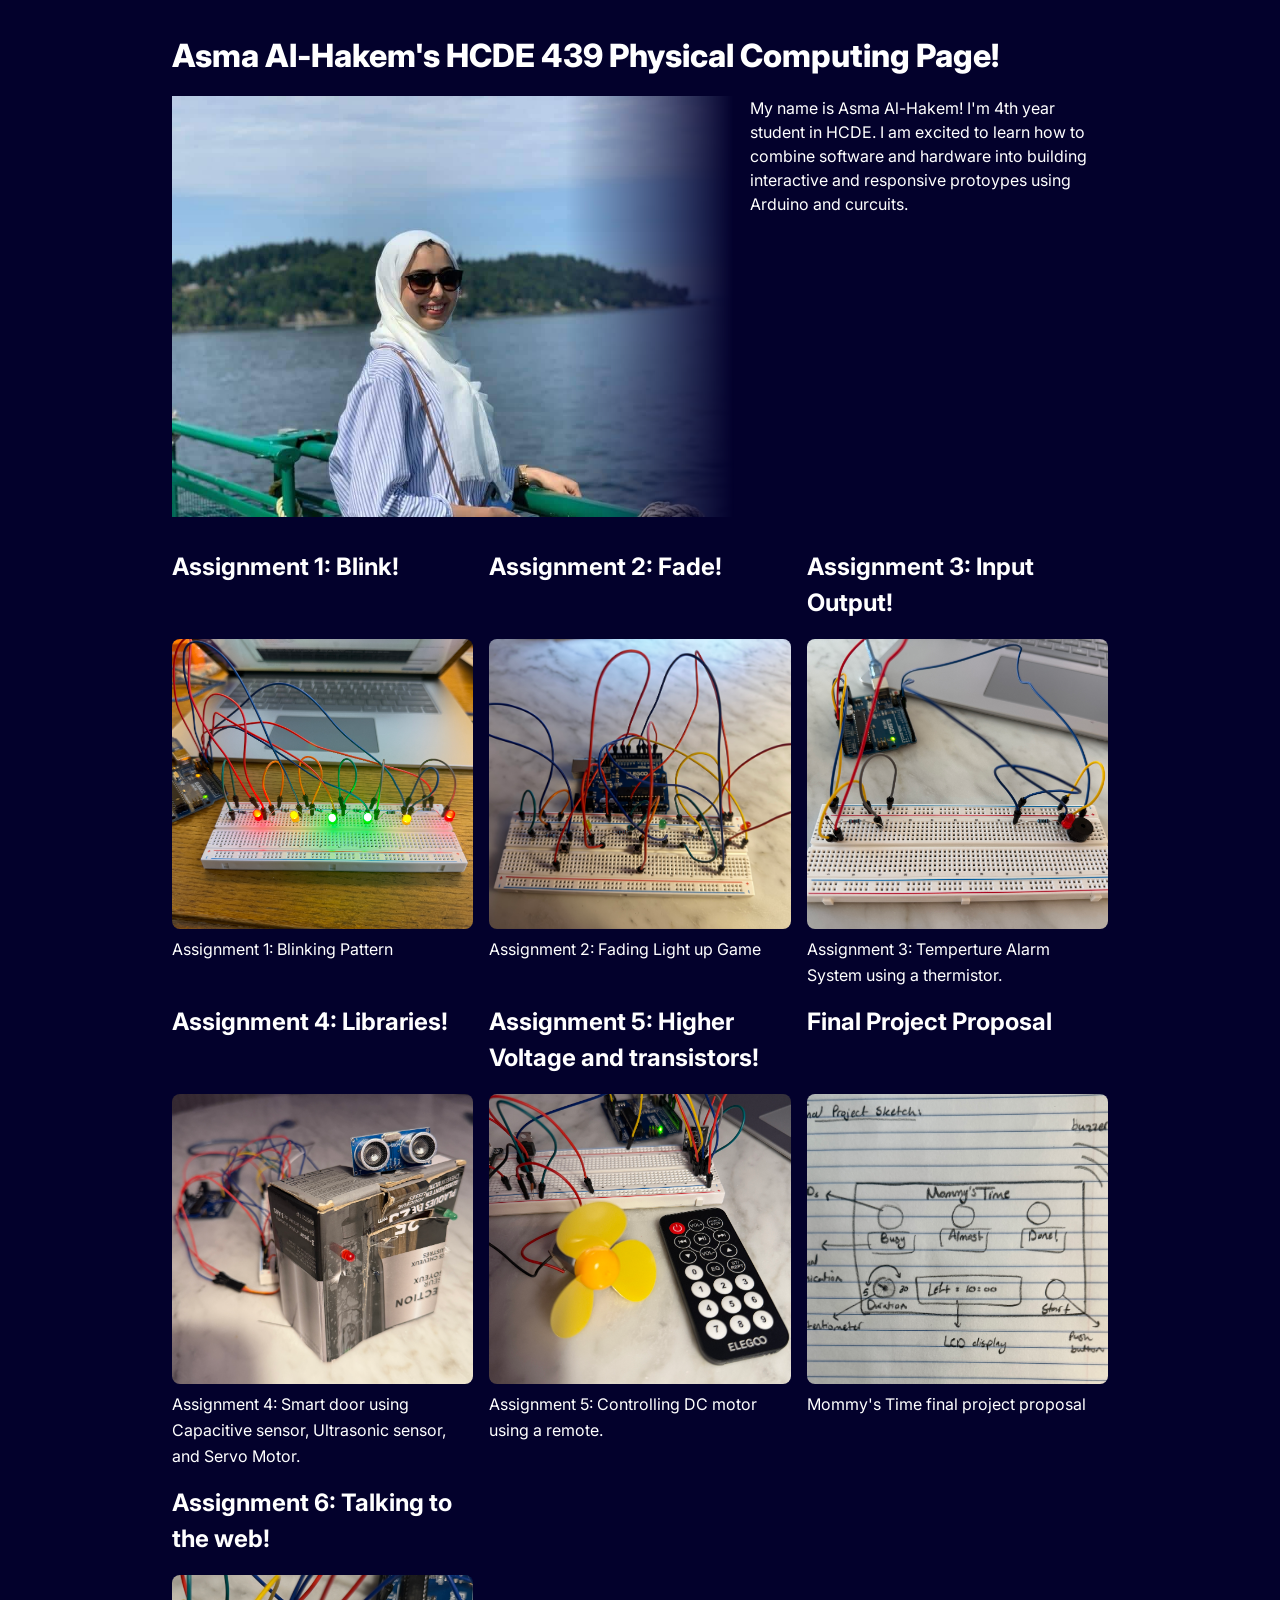
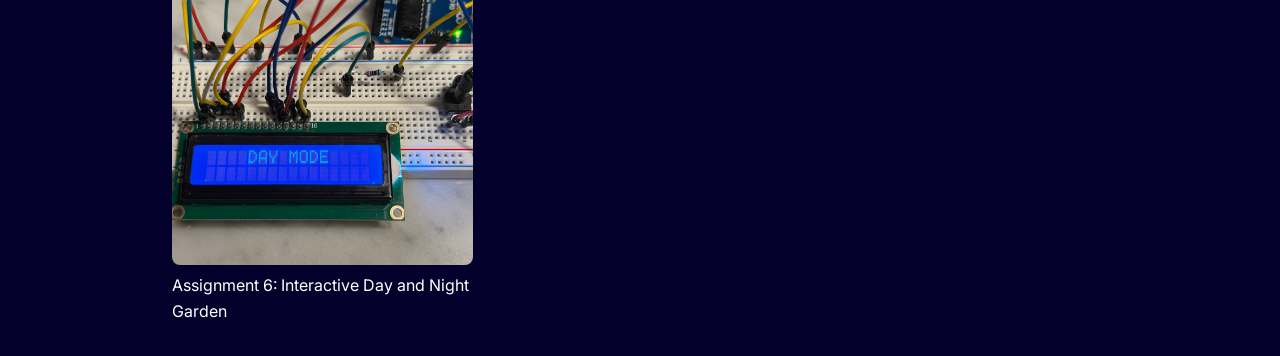
<file: docs/index.html>
<!DOCTYPE html>
<html>
  <head>
    <meta charset="utf-8" />
    <meta name="viewport" content="width=device-width, maximum-scale=1.0" />

    <title>Asma Al-Hakem's HCDE 439 Physical Computing Page!</title>

    <link href="style.css" rel="stylesheet" />
  </head>
  <body>
    <h1>Asma Al-Hakem's HCDE 439 Physical Computing Page!</h1>

    <div class="header">
      <img src= "My photo.JPG"/>
      <p>
        My name is Asma Al-Hakem! I'm 4th year student in HCDE. I am excited to learn how to combine software and hardware into building interactive and responsive protoypes using Arduino and curcuits. 
      </p>
    </div>

    <div class="grid">
      <div class="assignment">
        <a href="a1.html">
          <h2>Assignment 1: Blink!</h2>
          <img src="HCDE 439 A1 Pic.JPG" />
        </a>
        <p>Assignment 1: Blinking Pattern</p>
      </div>

      <div class="assignment">
        <a href="a2.html">
          <h2>Assignment 2: Fade!</h2>
          <img src="HCDE 439, A2 Circuit.JPG" />
        </a>
        <p>Assignment 2: Fading Light up Game</p>
      </div>

      <div class="assignment">
        <a href="a3.html">
          <h2>Assignment 3: Input Output!</h2>
          <img src="HCDE 439 A3 circuit.JPG" />
        </a>
        <p>Assignment 3: Temperture Alarm System using a thermistor. </p>
      </div>

      <div class="assignment">
        <a href="a4.html">
          <h2>Assignment 4: Libraries!</h2>
          <img src="HCDE 439, A4 Pic.jpg" />
        </a>
        <p>Assignment 4: Smart door using Capacitive sensor, Ultrasonic sensor, and Servo Motor. </p>
      </div>

      <div class="assignment">
        <a href="a5.html">
          <h2>Assignment 5: Higher Voltage and transistors!</h2>
          <img src="HCDE 439, A5 pic.JPG" />
        </a>
        <p>Assignment 5: Controlling DC motor using a remote. </p>
      </div>

      <div class="assignment">
        <a href="Final-ProjectProposal.html">
          <h2>Final Project Proposal</h2>
          <img src="Final Project Proposal.jpg" />
        </a>
        <p> Mommy's Time final project proposal</p>
      </div>

      <div class="assignment">
        <a href="a6.html">
          <h2>Assignment 6: Talking to the web!</h2>
          <img src="HCDE439, A6, pic.JPG" />
        </a>
        <p>Assignment 6: Interactive Day and Night Garden</p>
      </div>
    </div>
  </body>
</html>
</file>
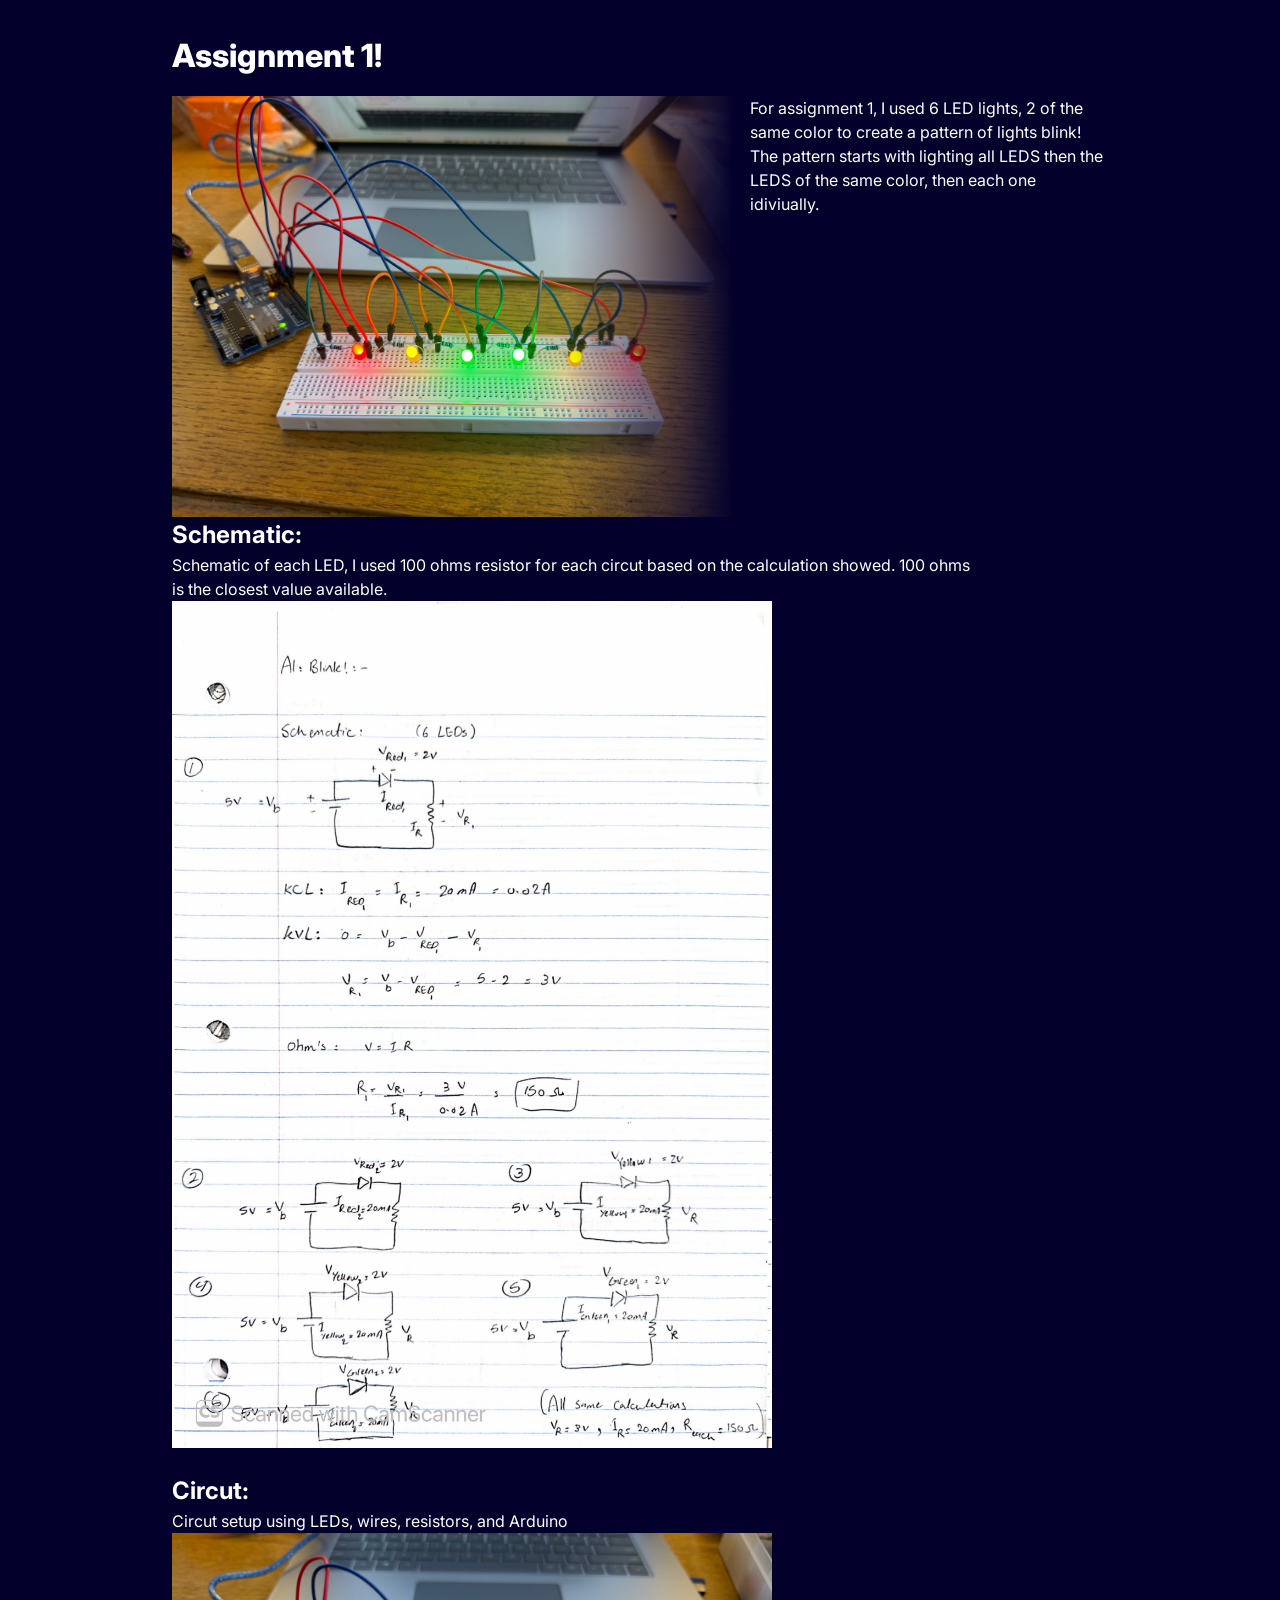
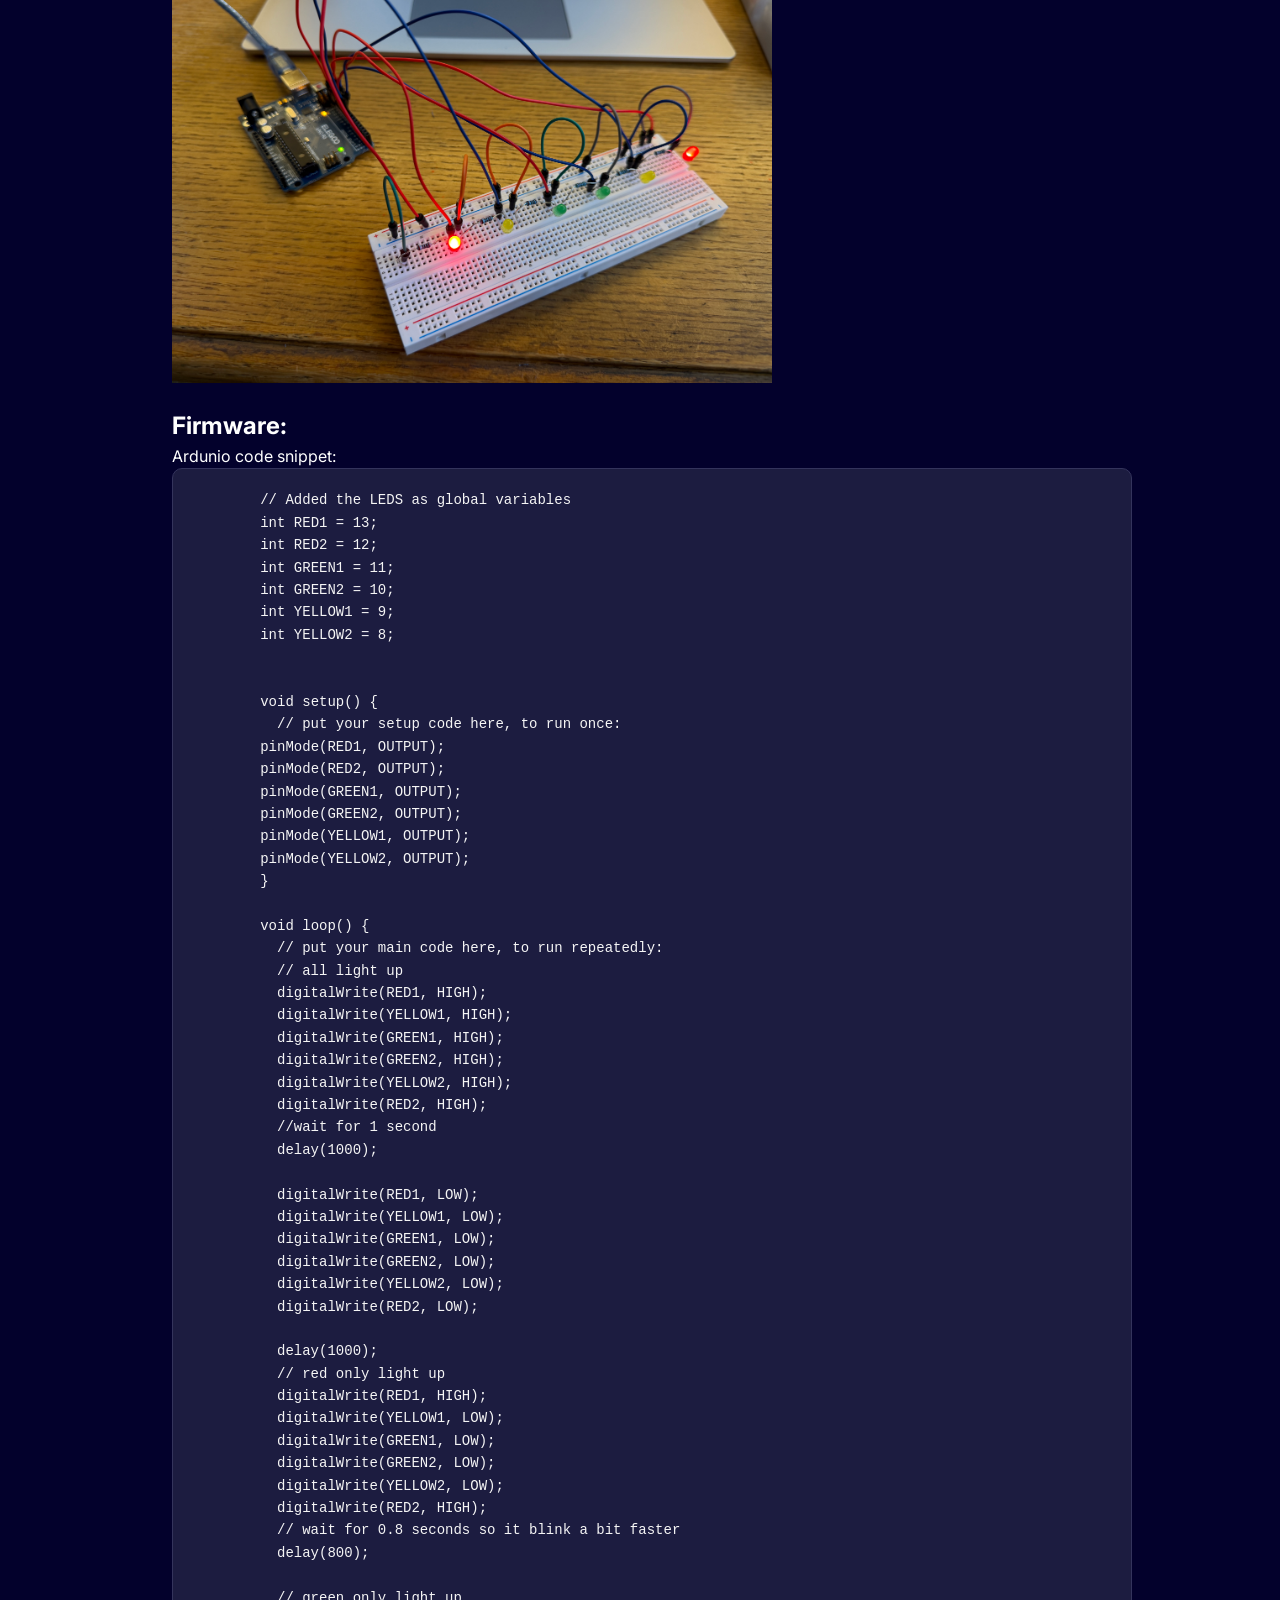
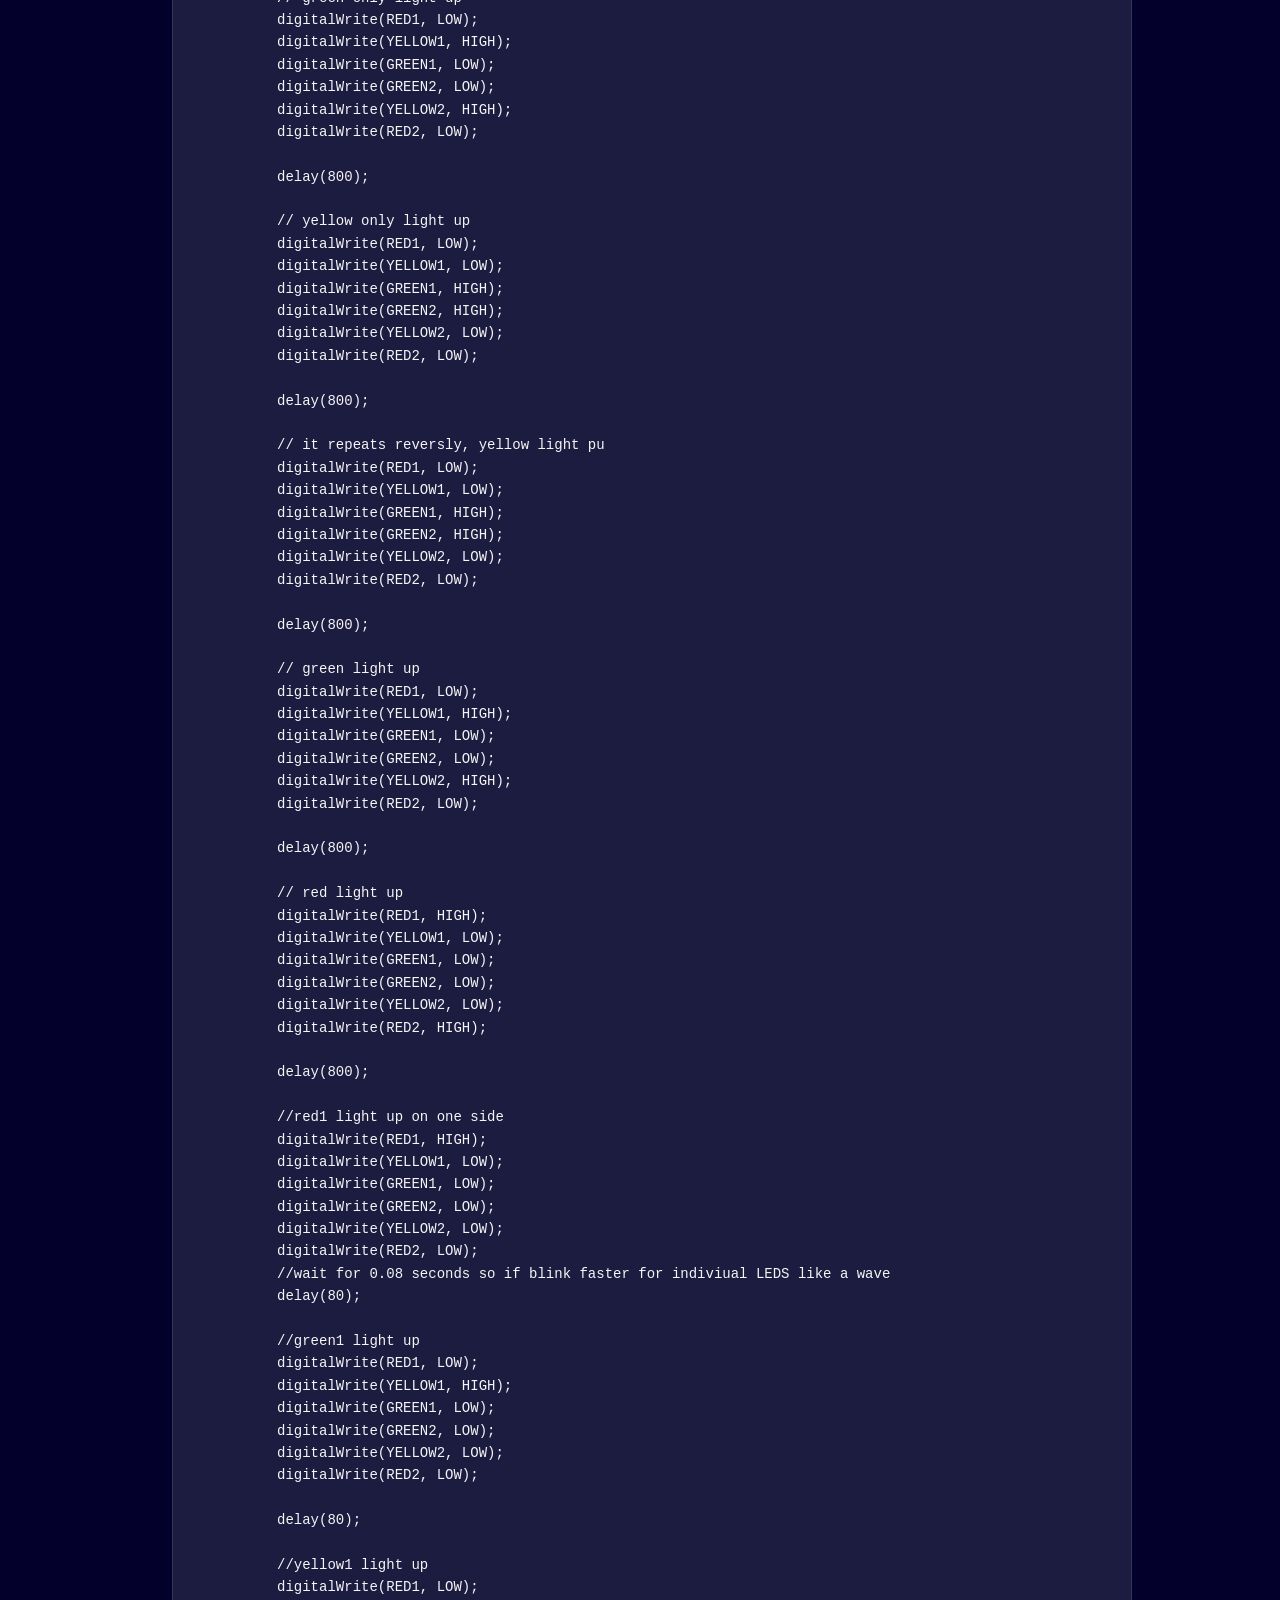
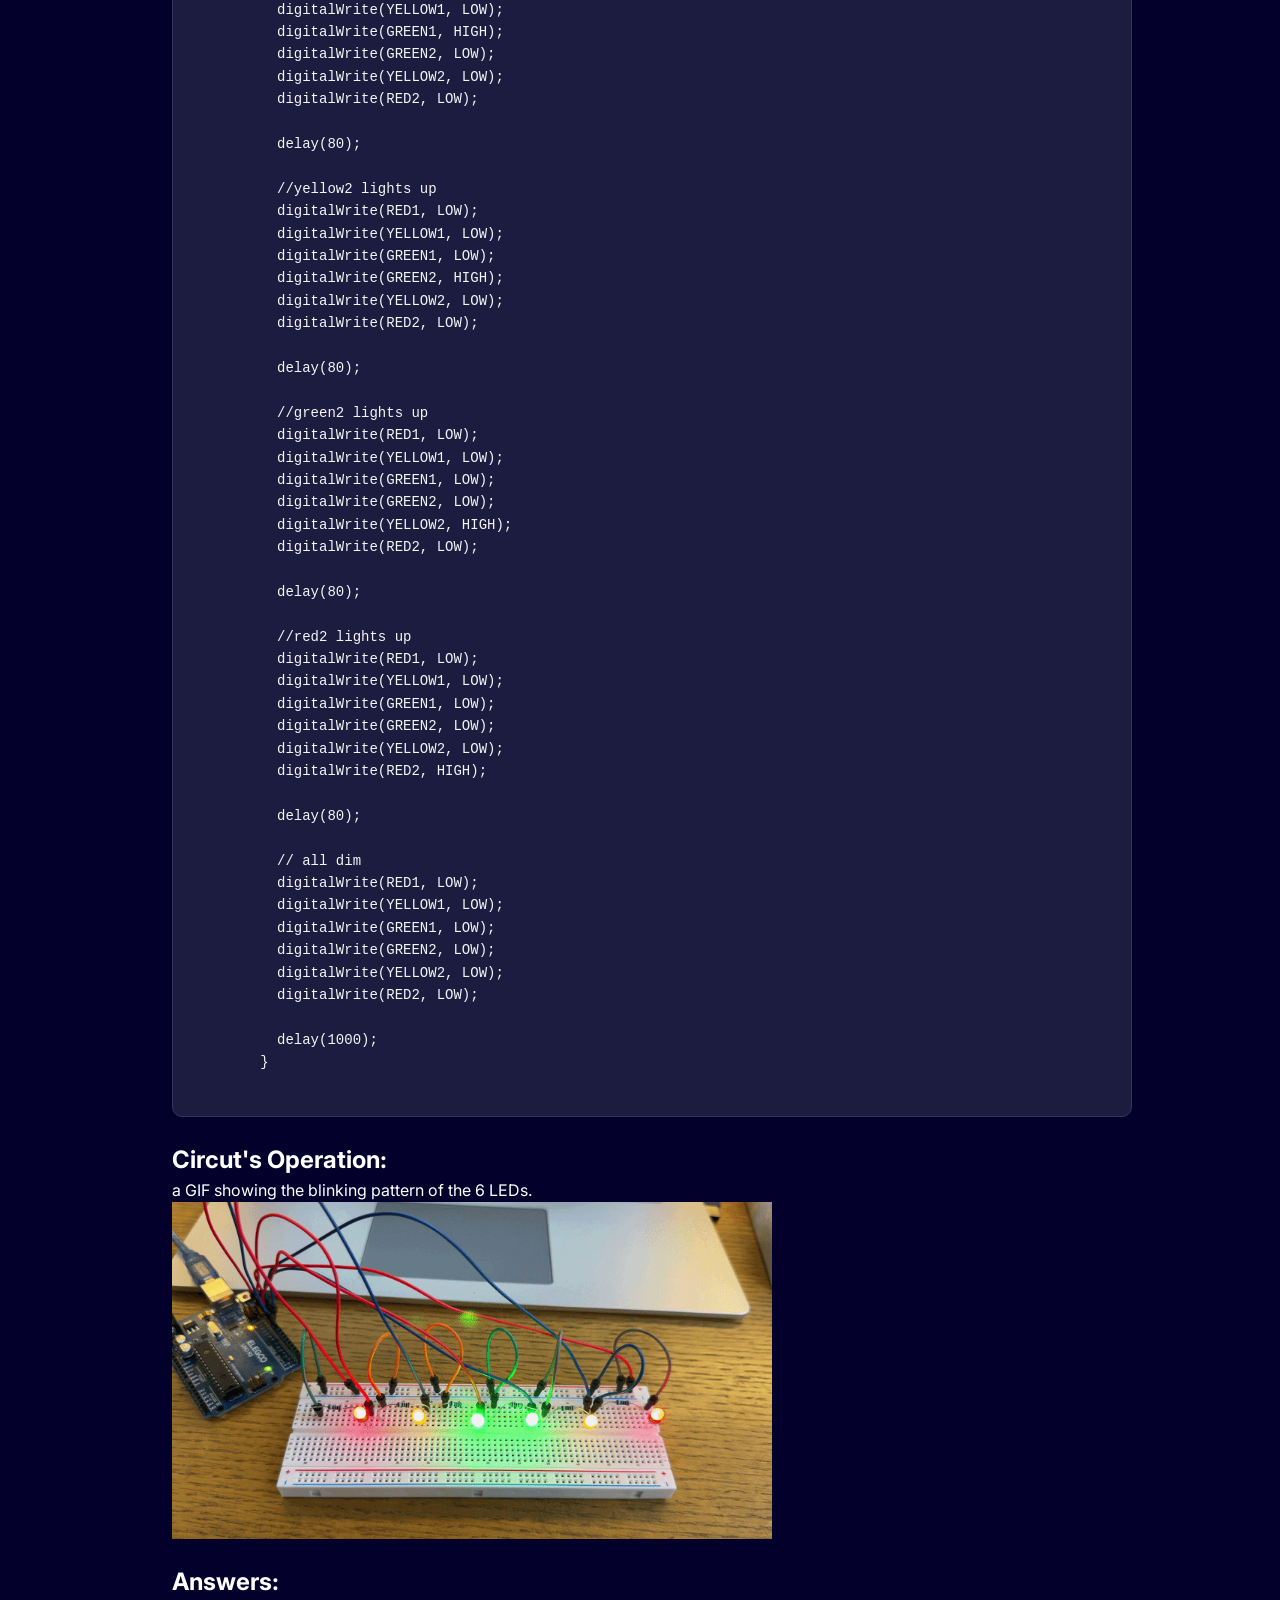
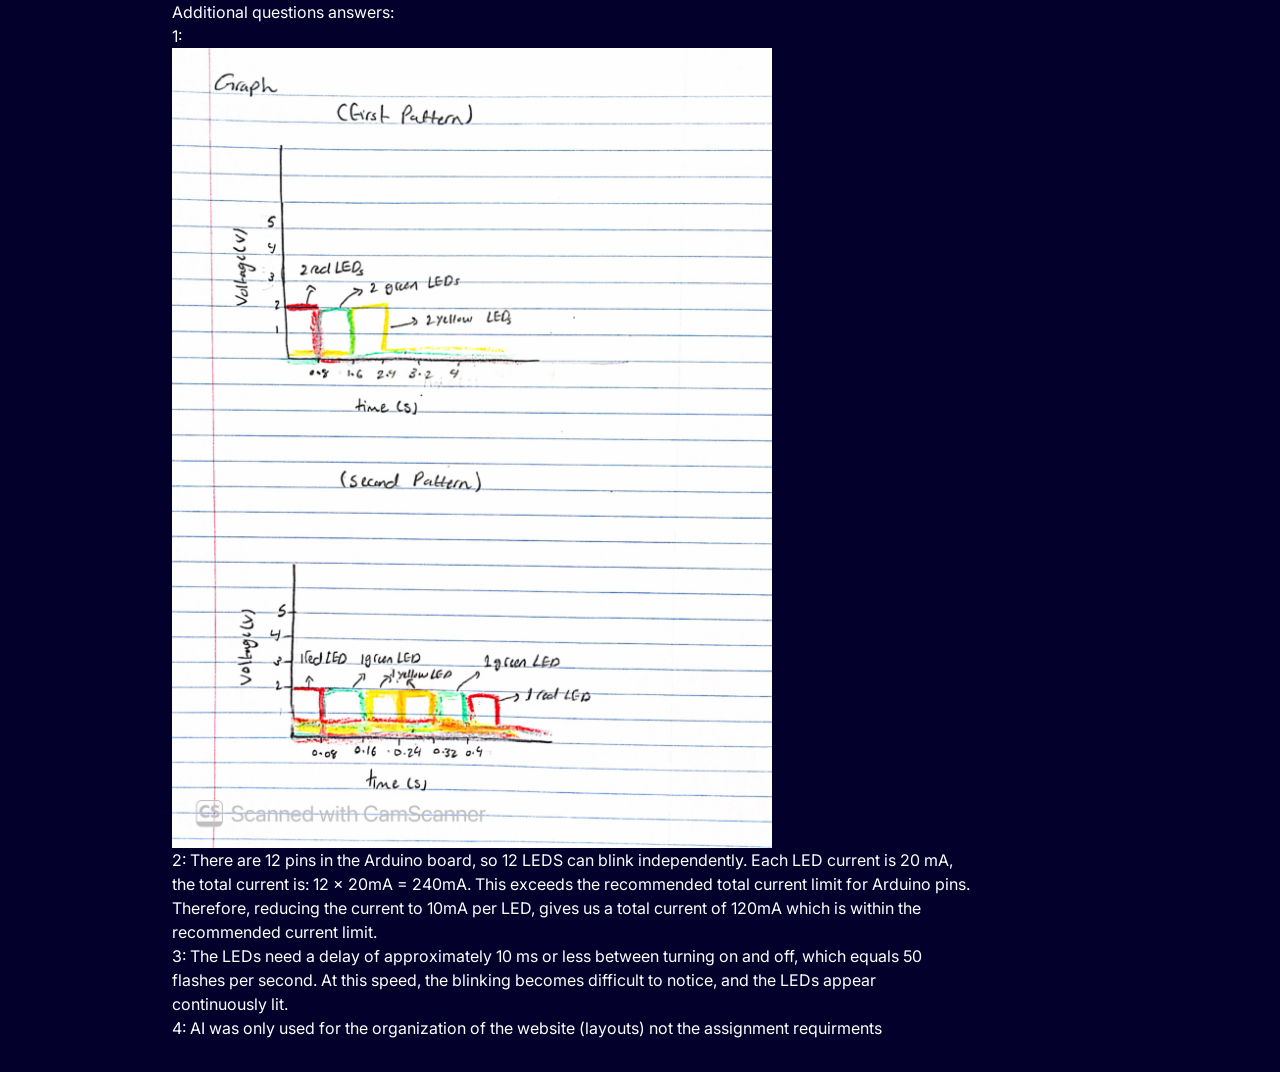
<file: docs/a1.html>
<!DOCTYPE html>
<html>
  <head>
    <meta charset="utf-8" />
    <meta name="viewport" content="width=device-width, maximum-scale=1.0" />

    <title>Asma Al-Hakem's HCDE 439 Physical Computing Page!</title>

    <link href="style.css" rel="stylesheet" type="text/css" />
  </head>
  <body>
    <h1>Assignment 1!</h1>
    <div class="header">
      <img src="HCDE 439 A1 Pic.JPG" />
      <p>For assignment 1, I used 6 LED lights, 2 of the same color to create a pattern of lights blink! The pattern starts with lighting all LEDS then the LEDS of the same color, then each one idiviually.</p>
    </div>

    <div class="container">
      <div class="item">
        <h2>Schematic:</h2>
        <p>Schematic of each LED, I used 100 ohms resistor for each circut based on the calculation showed. 100 ohms is the closest value available.</p>
        <img src="HCDE 439 A1 Scematic.jpg" />
      </div>
      <div class="item">
        <h2>Circut:</h2>
        <p>Circut setup using LEDs, wires, resistors, and Arduino</p>
        <img src="HCDE 439 A1 Circut.JPG" />
      </div>
      <div class="item firmware">
        <h2>Firmware:</h2>
        <p>Ardunio code snippet:</p>
        <code><pre>
        // Added the LEDS as global variables
        int RED1 = 13;
        int RED2 = 12;
        int GREEN1 = 11;
        int GREEN2 = 10;
        int YELLOW1 = 9;
        int YELLOW2 = 8;


        void setup() {
          // put your setup code here, to run once:
        pinMode(RED1, OUTPUT);
        pinMode(RED2, OUTPUT);
        pinMode(GREEN1, OUTPUT);
        pinMode(GREEN2, OUTPUT);
        pinMode(YELLOW1, OUTPUT);
        pinMode(YELLOW2, OUTPUT);
        }

        void loop() {
          // put your main code here, to run repeatedly:
          // all light up
          digitalWrite(RED1, HIGH);
          digitalWrite(YELLOW1, HIGH);
          digitalWrite(GREEN1, HIGH);
          digitalWrite(GREEN2, HIGH);
          digitalWrite(YELLOW2, HIGH);
          digitalWrite(RED2, HIGH);
          //wait for 1 second
          delay(1000);

          digitalWrite(RED1, LOW);
          digitalWrite(YELLOW1, LOW);
          digitalWrite(GREEN1, LOW);
          digitalWrite(GREEN2, LOW);
          digitalWrite(YELLOW2, LOW);
          digitalWrite(RED2, LOW);

          delay(1000);
          // red only light up
          digitalWrite(RED1, HIGH);
          digitalWrite(YELLOW1, LOW);
          digitalWrite(GREEN1, LOW);
          digitalWrite(GREEN2, LOW);
          digitalWrite(YELLOW2, LOW);
          digitalWrite(RED2, HIGH);
          // wait for 0.8 seconds so it blink a bit faster
          delay(800);

          // green only light up
          digitalWrite(RED1, LOW);
          digitalWrite(YELLOW1, HIGH);
          digitalWrite(GREEN1, LOW);
          digitalWrite(GREEN2, LOW);
          digitalWrite(YELLOW2, HIGH);
          digitalWrite(RED2, LOW);

          delay(800);

          // yellow only light up
          digitalWrite(RED1, LOW);
          digitalWrite(YELLOW1, LOW);
          digitalWrite(GREEN1, HIGH);
          digitalWrite(GREEN2, HIGH);
          digitalWrite(YELLOW2, LOW);
          digitalWrite(RED2, LOW);

          delay(800);

          // it repeats reversly, yellow light pu
          digitalWrite(RED1, LOW);
          digitalWrite(YELLOW1, LOW);
          digitalWrite(GREEN1, HIGH);
          digitalWrite(GREEN2, HIGH);
          digitalWrite(YELLOW2, LOW);
          digitalWrite(RED2, LOW);

          delay(800);

          // green light up
          digitalWrite(RED1, LOW);
          digitalWrite(YELLOW1, HIGH);
          digitalWrite(GREEN1, LOW);
          digitalWrite(GREEN2, LOW);
          digitalWrite(YELLOW2, HIGH);
          digitalWrite(RED2, LOW);

          delay(800);

          // red light up
          digitalWrite(RED1, HIGH);
          digitalWrite(YELLOW1, LOW);
          digitalWrite(GREEN1, LOW);
          digitalWrite(GREEN2, LOW);
          digitalWrite(YELLOW2, LOW);
          digitalWrite(RED2, HIGH);

          delay(800);

          //red1 light up on one side
          digitalWrite(RED1, HIGH);
          digitalWrite(YELLOW1, LOW);
          digitalWrite(GREEN1, LOW);
          digitalWrite(GREEN2, LOW);
          digitalWrite(YELLOW2, LOW);
          digitalWrite(RED2, LOW);
          //wait for 0.08 seconds so if blink faster for indiviual LEDS like a wave
          delay(80);

          //green1 light up
          digitalWrite(RED1, LOW);
          digitalWrite(YELLOW1, HIGH);
          digitalWrite(GREEN1, LOW);
          digitalWrite(GREEN2, LOW);
          digitalWrite(YELLOW2, LOW);
          digitalWrite(RED2, LOW);

          delay(80);

          //yellow1 light up
          digitalWrite(RED1, LOW);
          digitalWrite(YELLOW1, LOW);
          digitalWrite(GREEN1, HIGH);
          digitalWrite(GREEN2, LOW);
          digitalWrite(YELLOW2, LOW);
          digitalWrite(RED2, LOW);

          delay(80); 

          //yellow2 lights up 
          digitalWrite(RED1, LOW);
          digitalWrite(YELLOW1, LOW);
          digitalWrite(GREEN1, LOW);
          digitalWrite(GREEN2, HIGH);
          digitalWrite(YELLOW2, LOW);
          digitalWrite(RED2, LOW);

          delay(80);

          //green2 lights up
          digitalWrite(RED1, LOW);
          digitalWrite(YELLOW1, LOW);
          digitalWrite(GREEN1, LOW);
          digitalWrite(GREEN2, LOW);
          digitalWrite(YELLOW2, HIGH);
          digitalWrite(RED2, LOW);

          delay(80);

          //red2 lights up
          digitalWrite(RED1, LOW);
          digitalWrite(YELLOW1, LOW);
          digitalWrite(GREEN1, LOW);
          digitalWrite(GREEN2, LOW);
          digitalWrite(YELLOW2, LOW);
          digitalWrite(RED2, HIGH);

          delay(80); 

          // all dim 
          digitalWrite(RED1, LOW);
          digitalWrite(YELLOW1, LOW);
          digitalWrite(GREEN1, LOW);
          digitalWrite(GREEN2, LOW);
          digitalWrite(YELLOW2, LOW);
          digitalWrite(RED2, LOW);

          delay(1000); 
        }
        </code></pre>
      </div>
      <div class="item">
        <h2>Circut's Operation:</h2>
        <p>a GIF showing the blinking pattern of the 6 LEDs.</p>
        <img src="HCDE439 A1 GIF.GIF"/>
      </div>
      <div class="item">
        <h2>Answers:</h2>
        <P>Additional questions answers:</P>
        <p>1: <img src="HCDE 439 A1 Graph.jpg" /></p>
        <p>2: There are 12 pins in the Arduino board, so 12 LEDS can blink independently. Each LED current is 20 mA, the total current is: 12 x 20mA = 240mA. This exceeds the recommended total current limit for Arduino pins. Therefore, reducing the current to 10mA per LED, gives us a total current of 120mA which is within the recommended current limit. </p>
        <p>3: The LEDs need a delay of approximately 10 ms or less between turning on and off, which equals 50 flashes per second. At this speed, the blinking becomes difficult to notice, and the LEDs appear continuously lit.</p>
        <p>4: AI was only used for the organization of the website (layouts) not the assignment requirments</p>
        
    </div>

  </body>
</html>
</file>
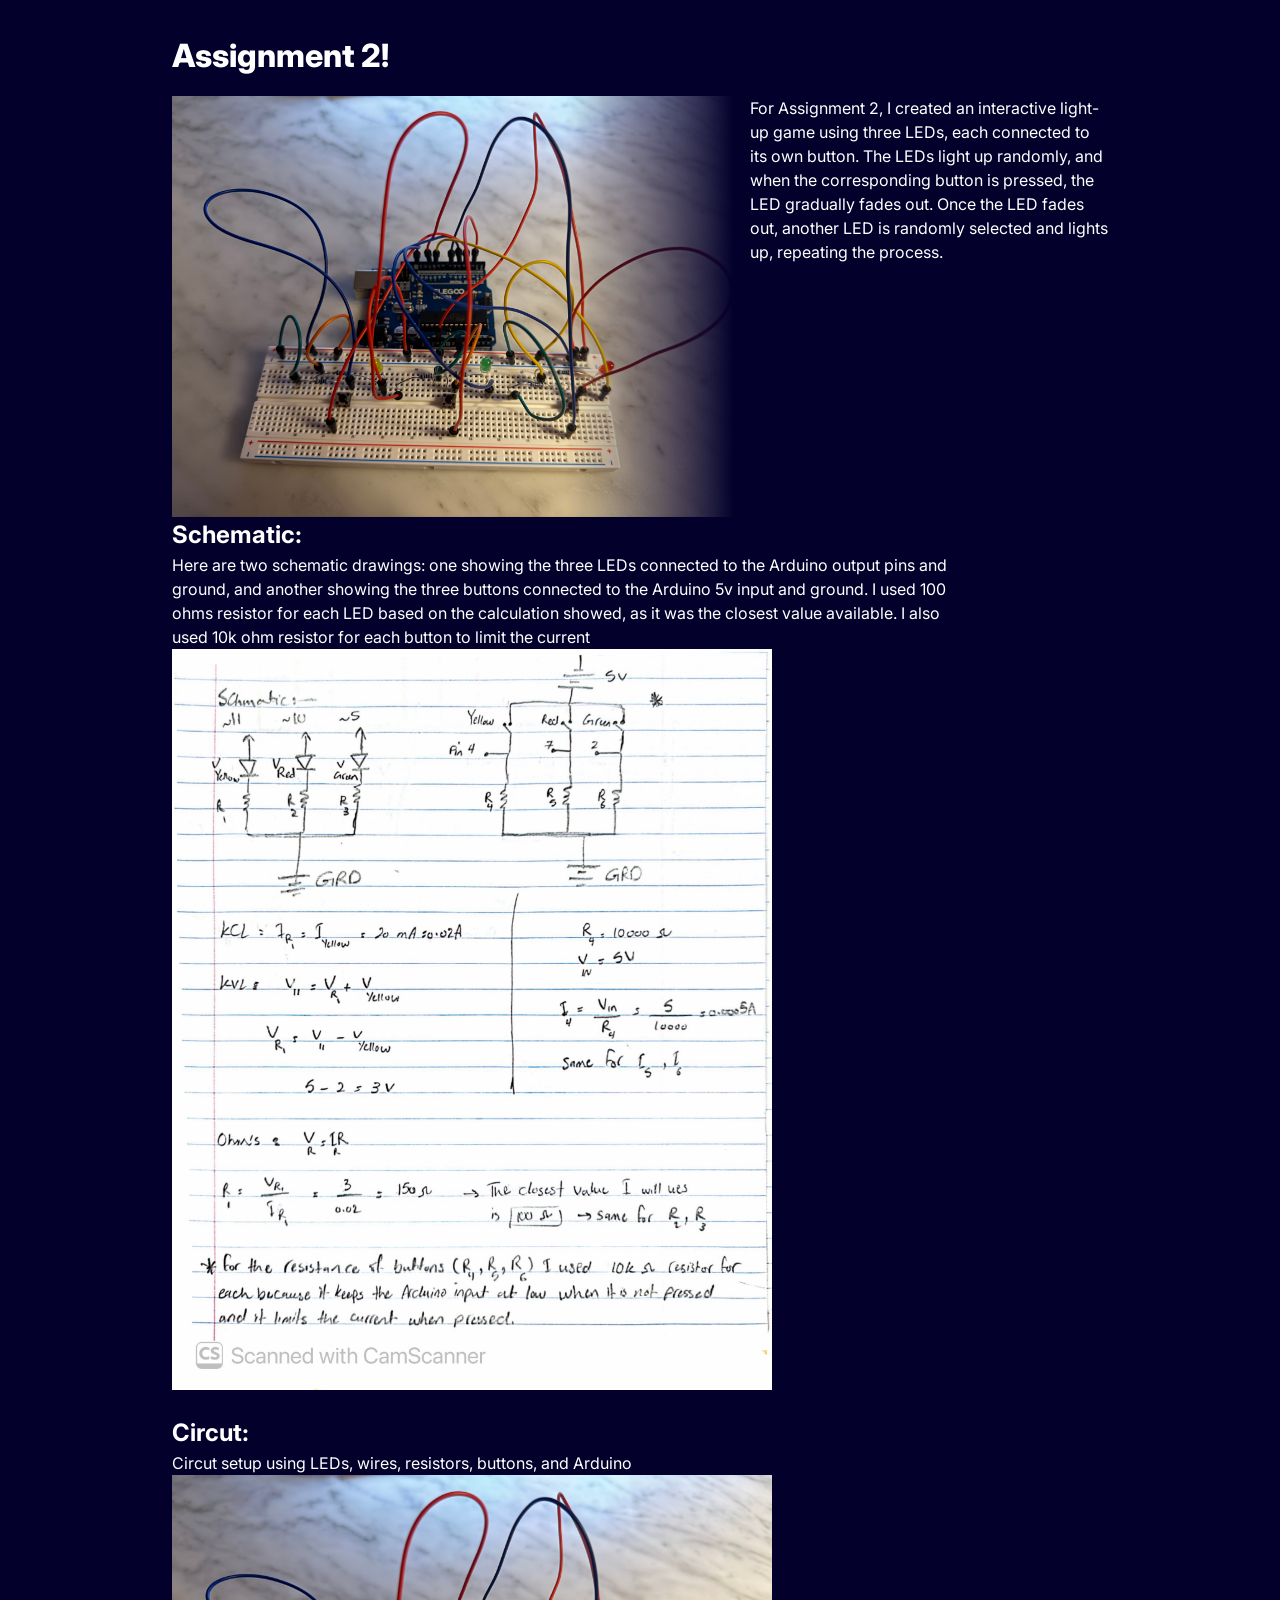
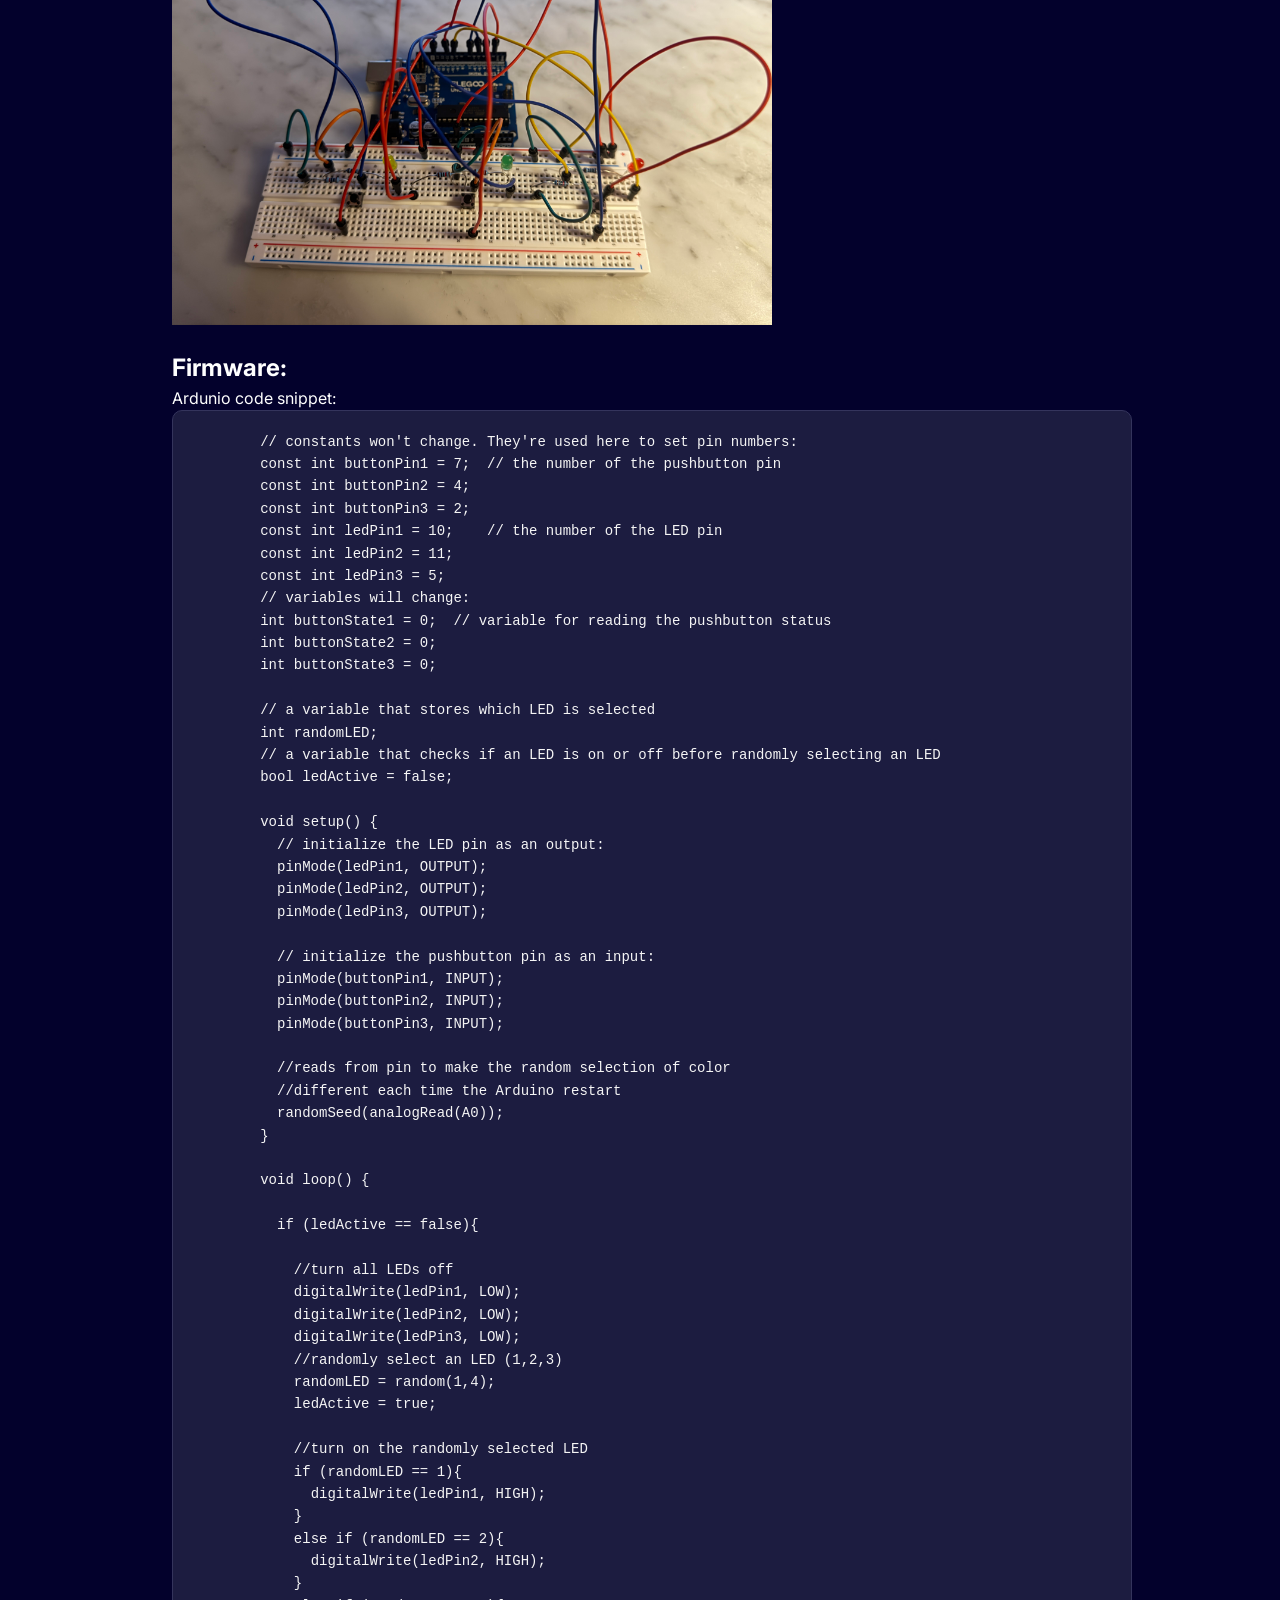
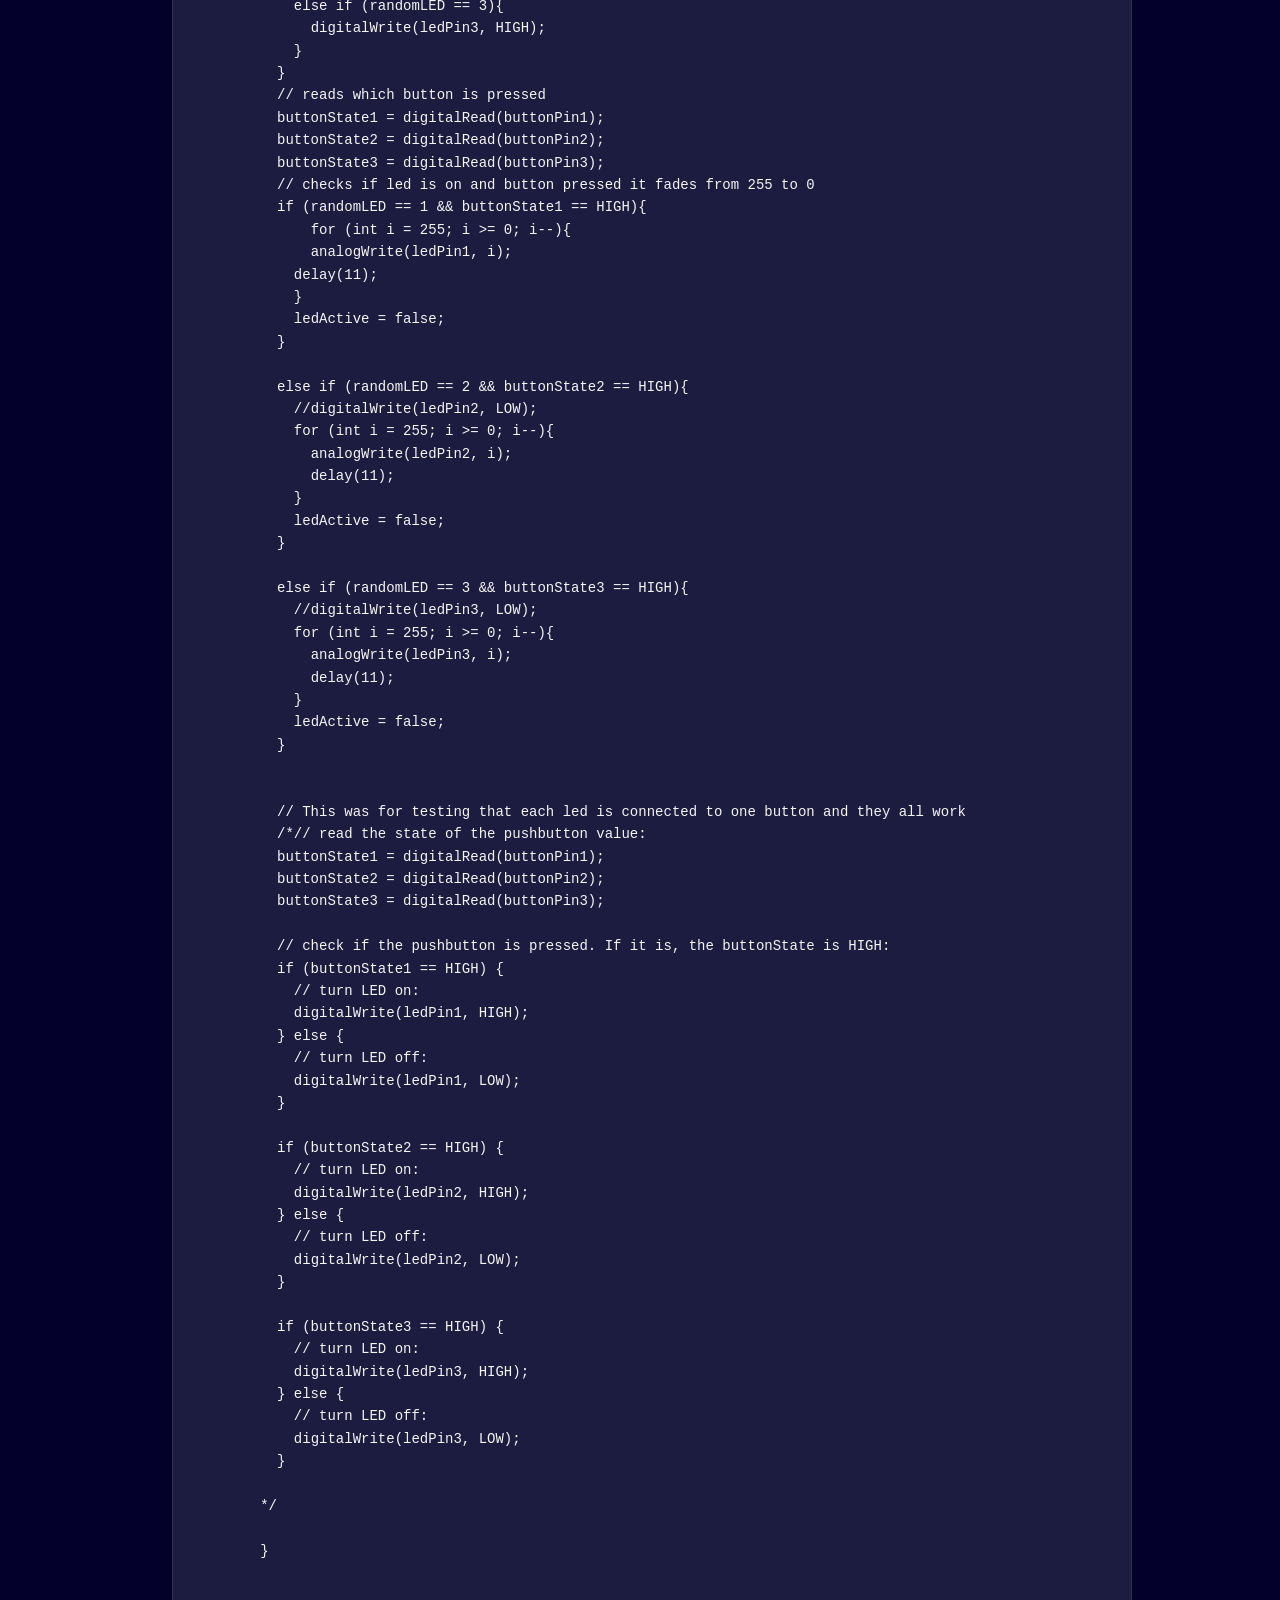
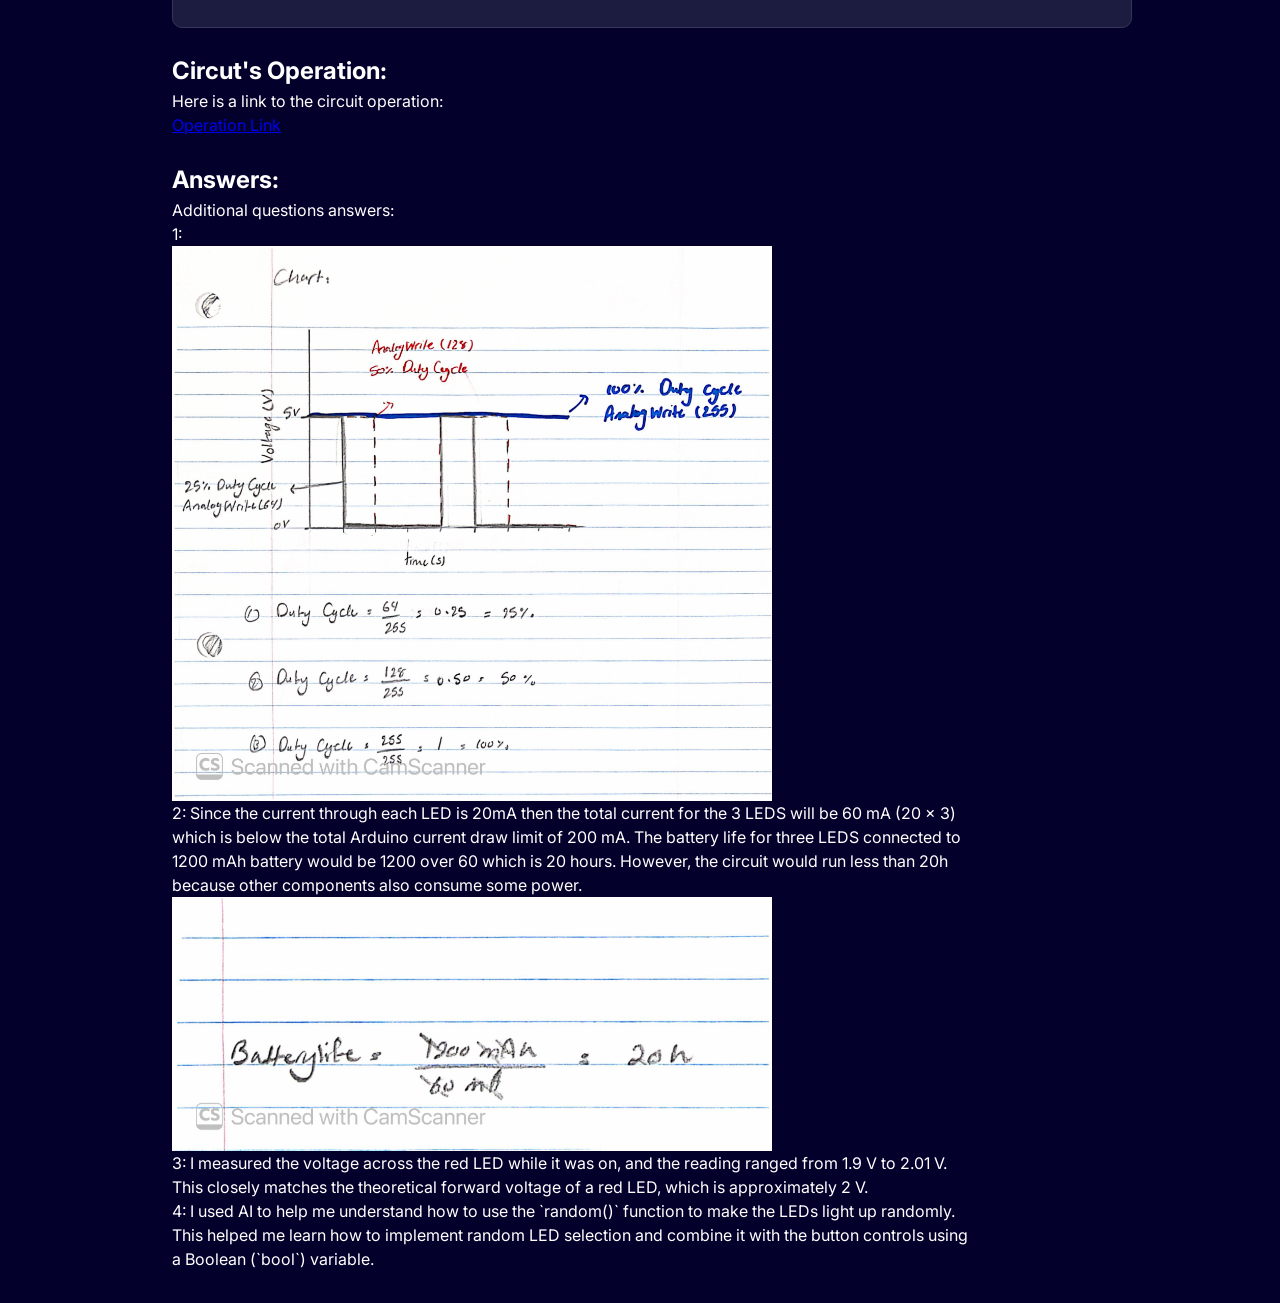
<file: docs/a2.html>
<!DOCTYPE htm1>
<html>
  <head>
    <meta charset="utf-8" />
    <meta name="viewport" content="width=device-width, maximum-scale=1.0" />

    <title>Asma Al-Hakem's HCDE 439 Physical Computing Page!</title>

    <link href="style.css" rel="stylesheet" type="text/css" />
  </head>
  <body>
    <h1>Assignment 2!</h1>
    <div class="header">
      <img src="HCDE 439, A2 Circuit.JPG" />
      <p>For Assignment 2, I created an interactive light-up game using three LEDs, each connected to its own button. The LEDs light up randomly, and when the corresponding button is pressed, the LED gradually fades out. Once the LED fades out, another LED is randomly selected and lights up, repeating the process.</p>
    </div>

    <div class="container">
      <div class="item">
        <h2>Schematic:</h2>
        <p>Here are two schematic drawings: one showing the three LEDs connected to the Arduino output pins and ground, and another showing the three buttons connected to the Arduino 5v input and ground. I used 100 ohms resistor for each LED based on the calculation showed, as it was the closest value available. I also used 10k ohm resistor for each button to limit the current </p>
        <img src="HCDE 439, A2 Schematic (2).jpg" />
      </div>
      <div class="item">
        <h2>Circut:</h2>
        <p>Circut setup using LEDs, wires, resistors, buttons, and Arduino</p>
        <img src="HCDE 439, A2 Circuit.JPG" />
      </div>
      <div class="item firmware">
        <h2>Firmware:</h2>
        <p>Ardunio code snippet:</p>
        <code><pre>
        // constants won't change. They're used here to set pin numbers:
        const int buttonPin1 = 7;  // the number of the pushbutton pin
        const int buttonPin2 = 4;
        const int buttonPin3 = 2;
        const int ledPin1 = 10;    // the number of the LED pin
        const int ledPin2 = 11;    
        const int ledPin3 = 5;
        // variables will change:
        int buttonState1 = 0;  // variable for reading the pushbutton status
        int buttonState2 = 0;
        int buttonState3 = 0;

        // a variable that stores which LED is selected
        int randomLED;
        // a variable that checks if an LED is on or off before randomly selecting an LED
        bool ledActive = false;

        void setup() {
          // initialize the LED pin as an output:
          pinMode(ledPin1, OUTPUT);
          pinMode(ledPin2, OUTPUT);
          pinMode(ledPin3, OUTPUT);

          // initialize the pushbutton pin as an input:
          pinMode(buttonPin1, INPUT);
          pinMode(buttonPin2, INPUT);
          pinMode(buttonPin3, INPUT);

          //reads from pin to make the random selection of color 
          //different each time the Arduino restart
          randomSeed(analogRead(A0));
        }

        void loop() {

          if (ledActive == false){

            //turn all LEDs off
            digitalWrite(ledPin1, LOW);
            digitalWrite(ledPin2, LOW);
            digitalWrite(ledPin3, LOW);
            //randomly select an LED (1,2,3)
            randomLED = random(1,4);
            ledActive = true;

            //turn on the randomly selected LED
            if (randomLED == 1){
              digitalWrite(ledPin1, HIGH);
            }
            else if (randomLED == 2){
              digitalWrite(ledPin2, HIGH);
            }
            else if (randomLED == 3){
              digitalWrite(ledPin3, HIGH);
            }
          }
          // reads which button is pressed
          buttonState1 = digitalRead(buttonPin1);
          buttonState2 = digitalRead(buttonPin2);
          buttonState3 = digitalRead(buttonPin3);
          // checks if led is on and button pressed it fades from 255 to 0
          if (randomLED == 1 && buttonState1 == HIGH){
              for (int i = 255; i >= 0; i--){
              analogWrite(ledPin1, i);
            delay(11);
            }
            ledActive = false;
          }

          else if (randomLED == 2 && buttonState2 == HIGH){
            //digitalWrite(ledPin2, LOW);
            for (int i = 255; i >= 0; i--){
              analogWrite(ledPin2, i);
              delay(11);
            }
            ledActive = false;
          }

          else if (randomLED == 3 && buttonState3 == HIGH){
            //digitalWrite(ledPin3, LOW);
            for (int i = 255; i >= 0; i--){
              analogWrite(ledPin3, i);
              delay(11);
            }
            ledActive = false;
          }
        

          // This was for testing that each led is connected to one button and they all work
          /*// read the state of the pushbutton value:
          buttonState1 = digitalRead(buttonPin1);
          buttonState2 = digitalRead(buttonPin2);
          buttonState3 = digitalRead(buttonPin3);

          // check if the pushbutton is pressed. If it is, the buttonState is HIGH:
          if (buttonState1 == HIGH) {
            // turn LED on:
            digitalWrite(ledPin1, HIGH);
          } else {
            // turn LED off:
            digitalWrite(ledPin1, LOW);
          }

          if (buttonState2 == HIGH) {
            // turn LED on:
            digitalWrite(ledPin2, HIGH);
          } else {
            // turn LED off:
            digitalWrite(ledPin2, LOW);
          }

          if (buttonState3 == HIGH) {
            // turn LED on:
            digitalWrite(ledPin3, HIGH);
          } else {
            // turn LED off:
            digitalWrite(ledPin3, LOW);
          }

        */

        }

        </code></pre>
      </div>
      <div class="item">
        <h2>Circut's Operation:</h2>
        <p>Here is a link to the circuit operation:</p>
        <a href="https://youtu.be/3NB8CdFILac">Operation Link</a>
      </div>
      <div class="item">
        <h2>Answers:</h2>
        <P>Additional questions answers:</P>
        <p>1: <img src="HCDE 439, A2 Chart.jpg" /></p>
        <p>2: Since the current through each LED is 20mA then the total current for the 3 LEDS will be 60 mA (20 x 3) which is below the total Arduino current draw limit of 200 mA. 
        The battery life for three LEDS connected to 1200 mAh battery would be 1200 over 60 which is 20 hours. However, the circuit would run less than 20h because other components also consume some power.
        </p> <img src="HCDE 439, A2 battery life.jpg"/>
        <p>3: I measured the voltage across the red LED while it was on, and the reading ranged from 1.9 V to 2.01 V. This closely matches the theoretical forward voltage of a red LED, which is approximately 2 V.</p>
        <p>4: I used AI to help me understand how to use the `random()` function to make the LEDs light up randomly. This helped me learn how to implement random LED selection and combine it with the button controls using a Boolean (`bool`) variable.</p>
        
    </div>

  </body>
</html>
</file>
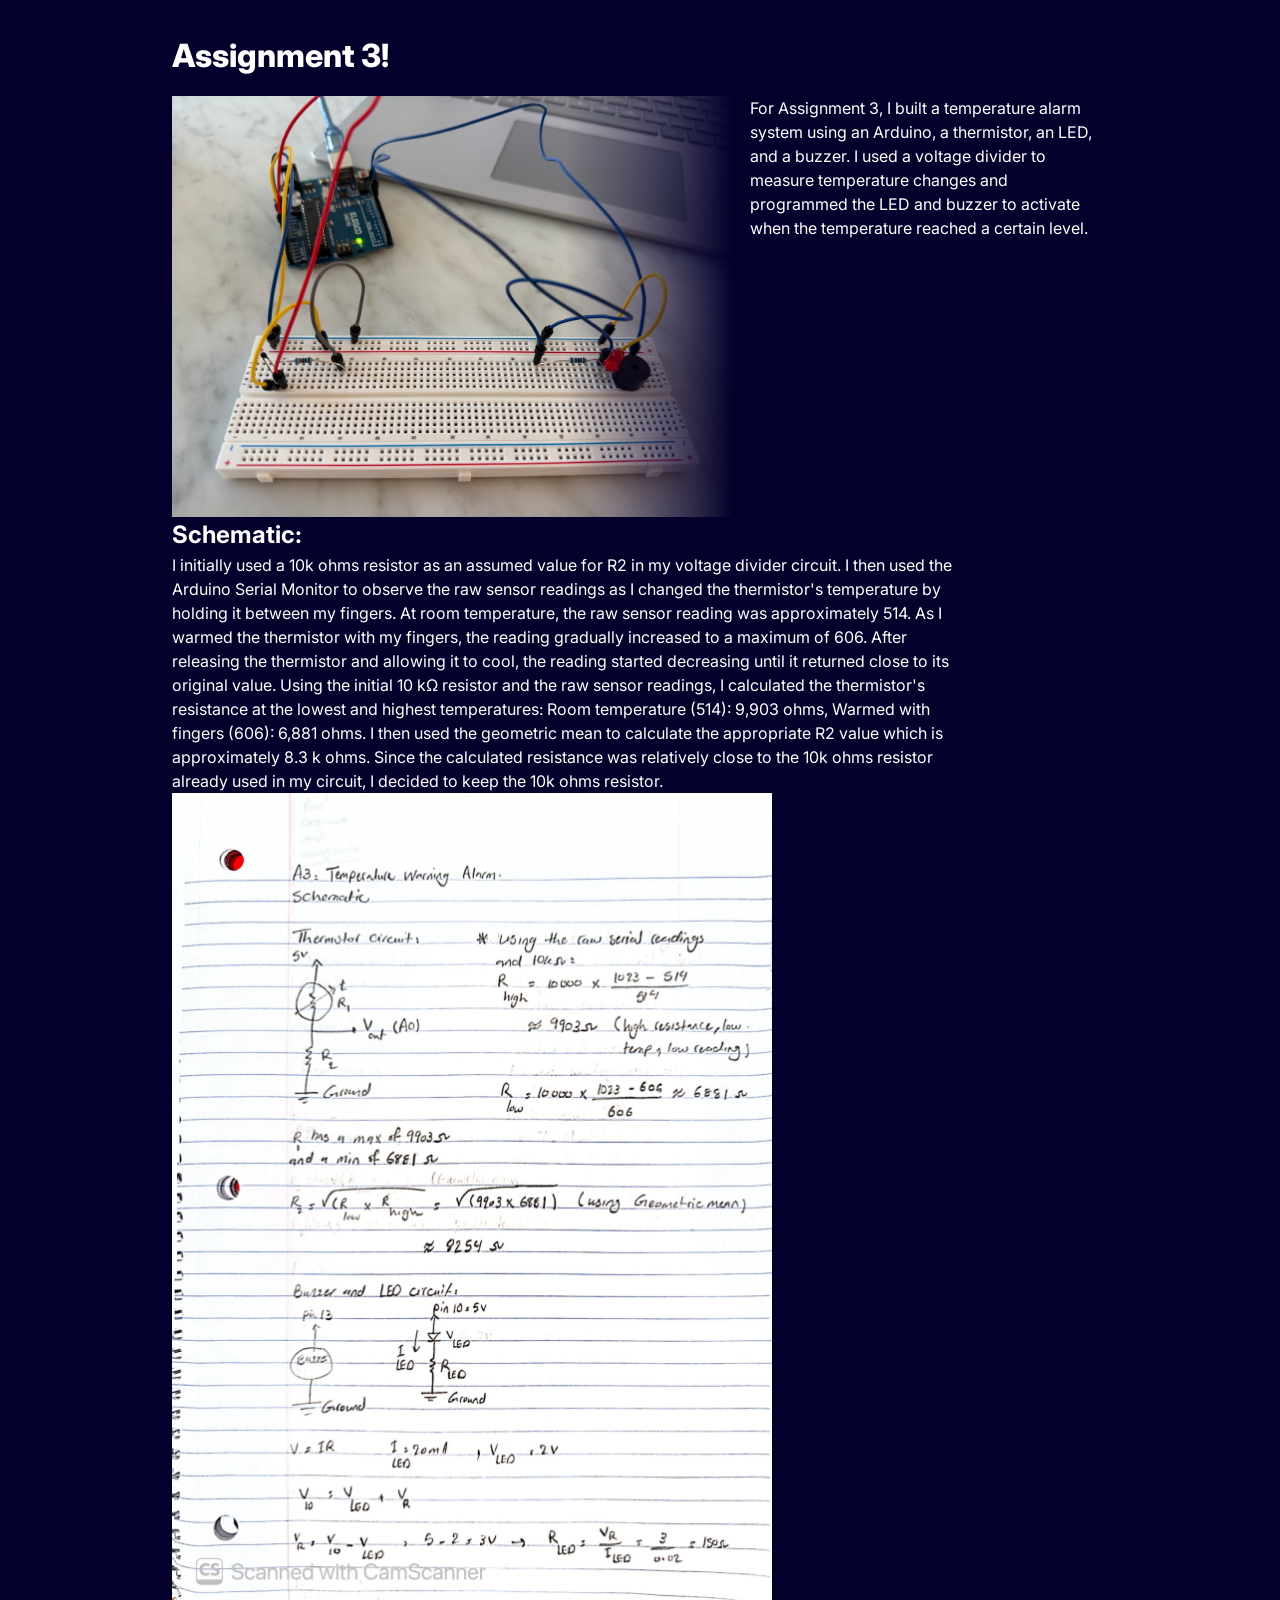
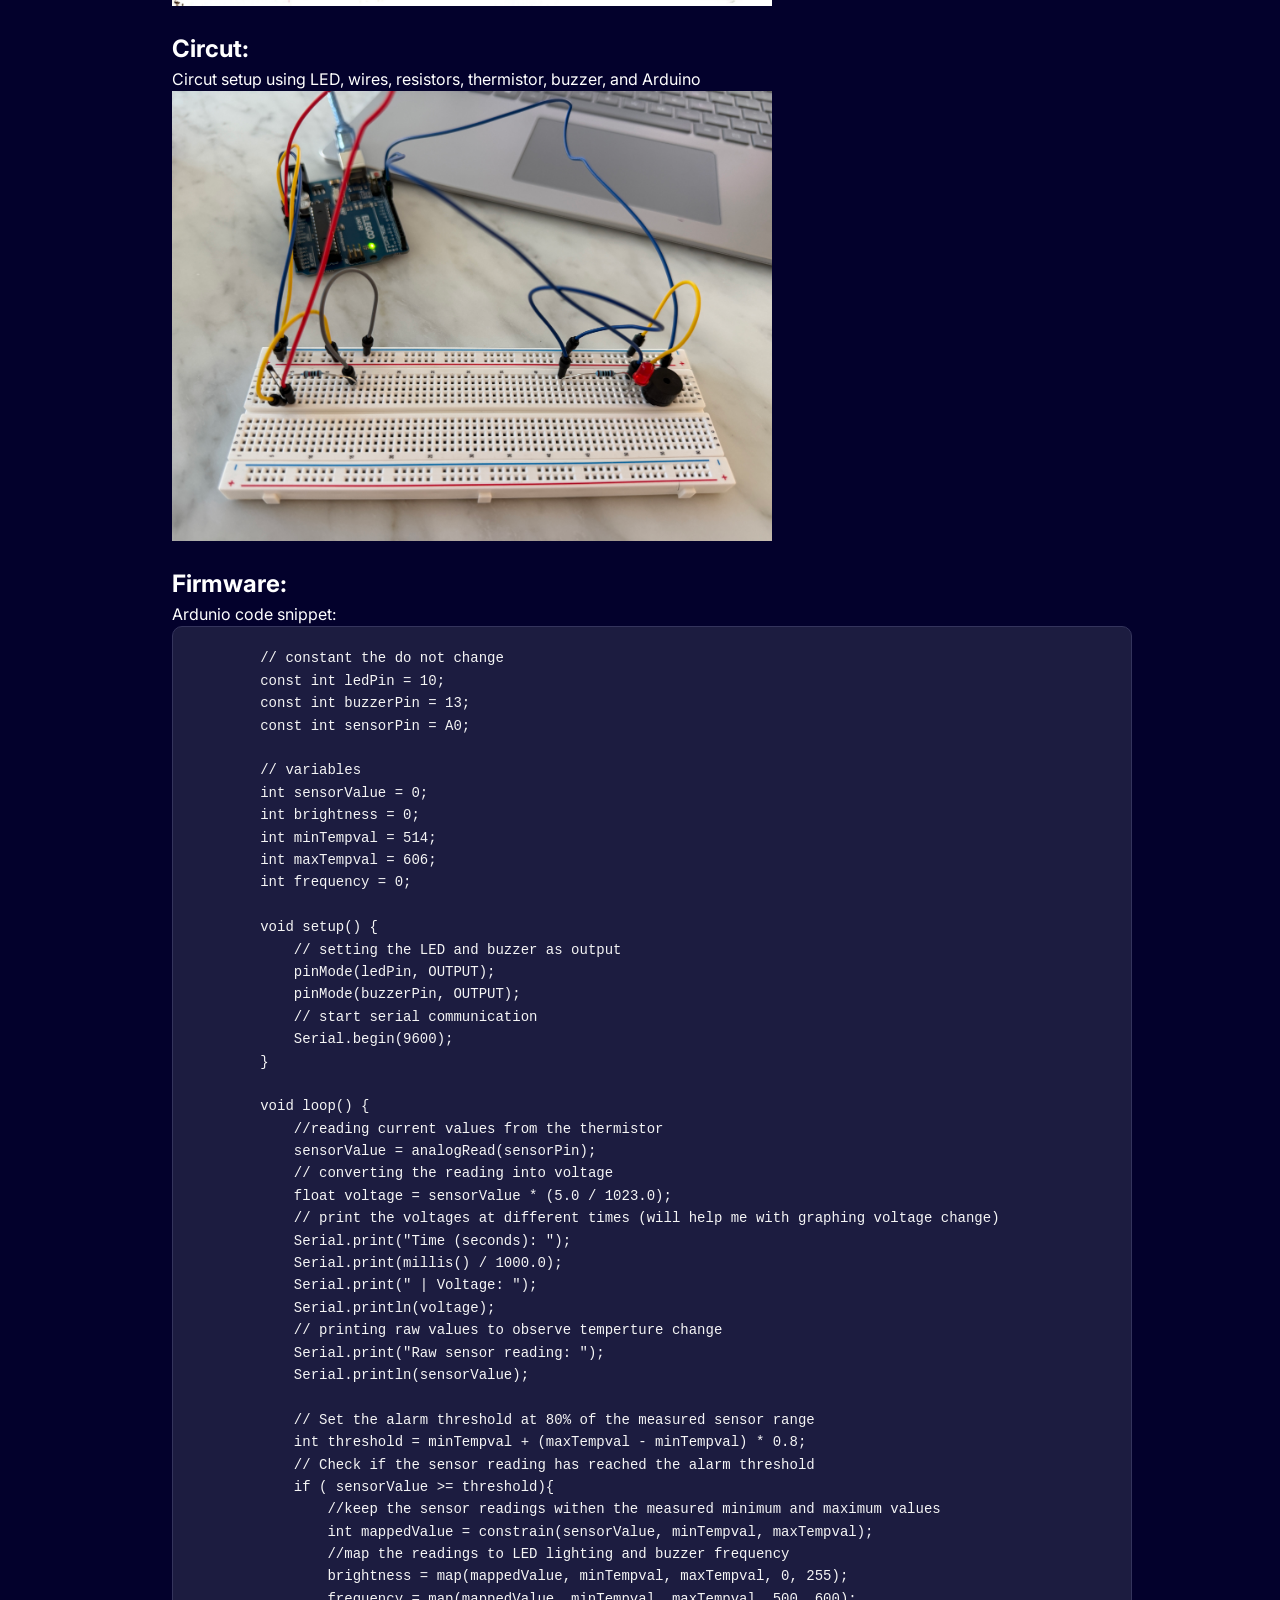
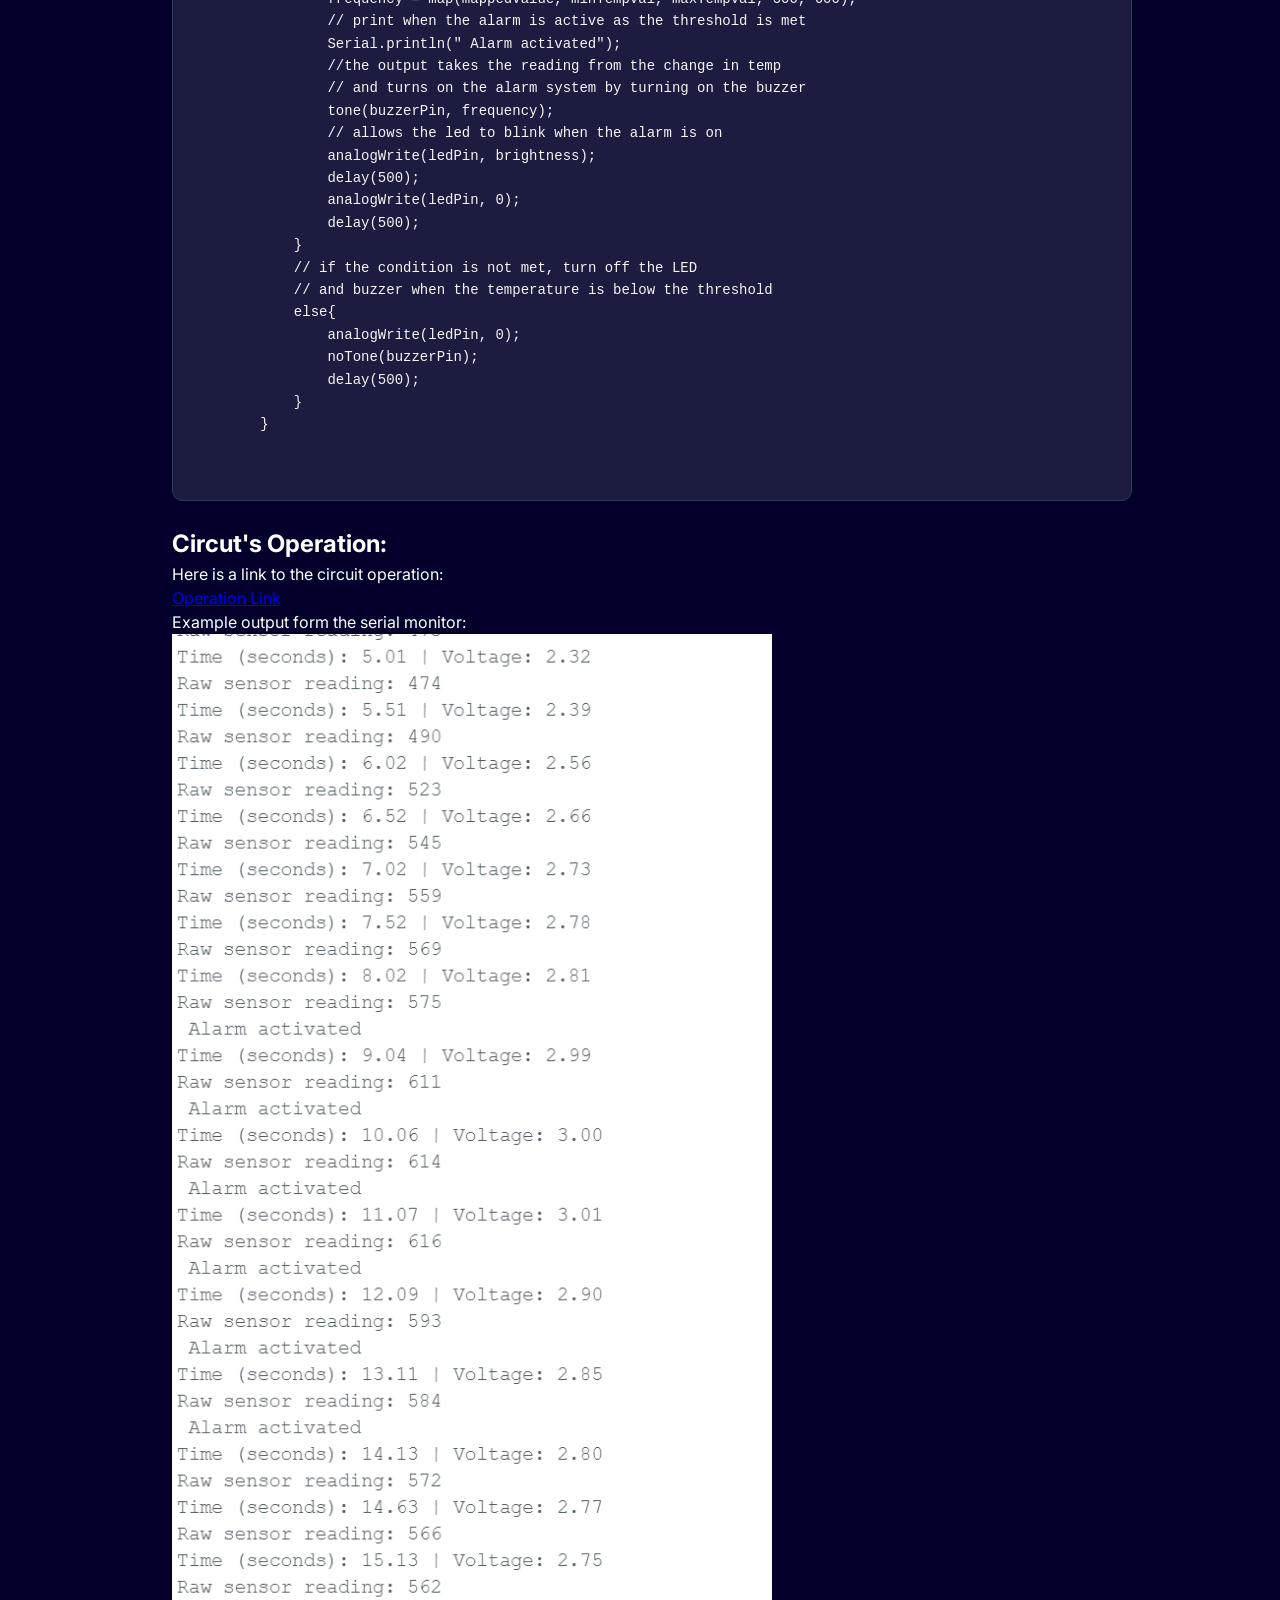
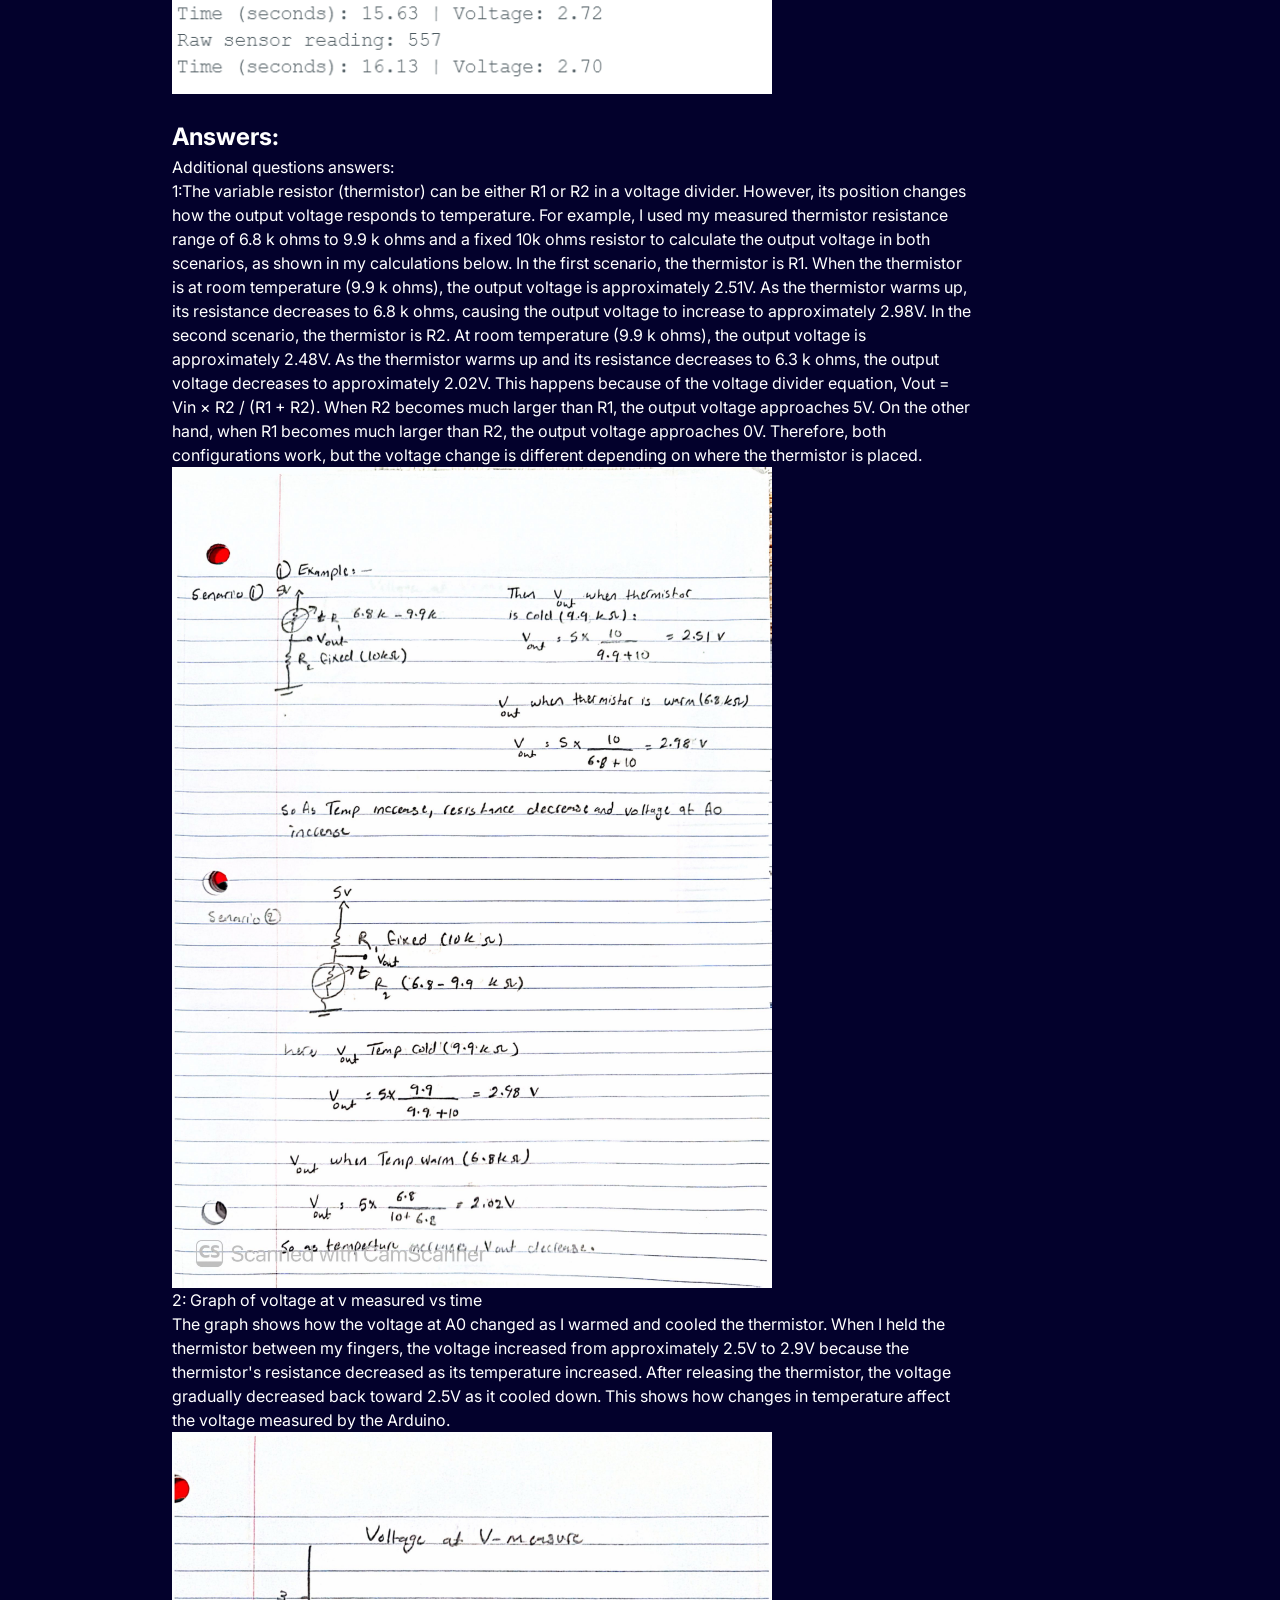
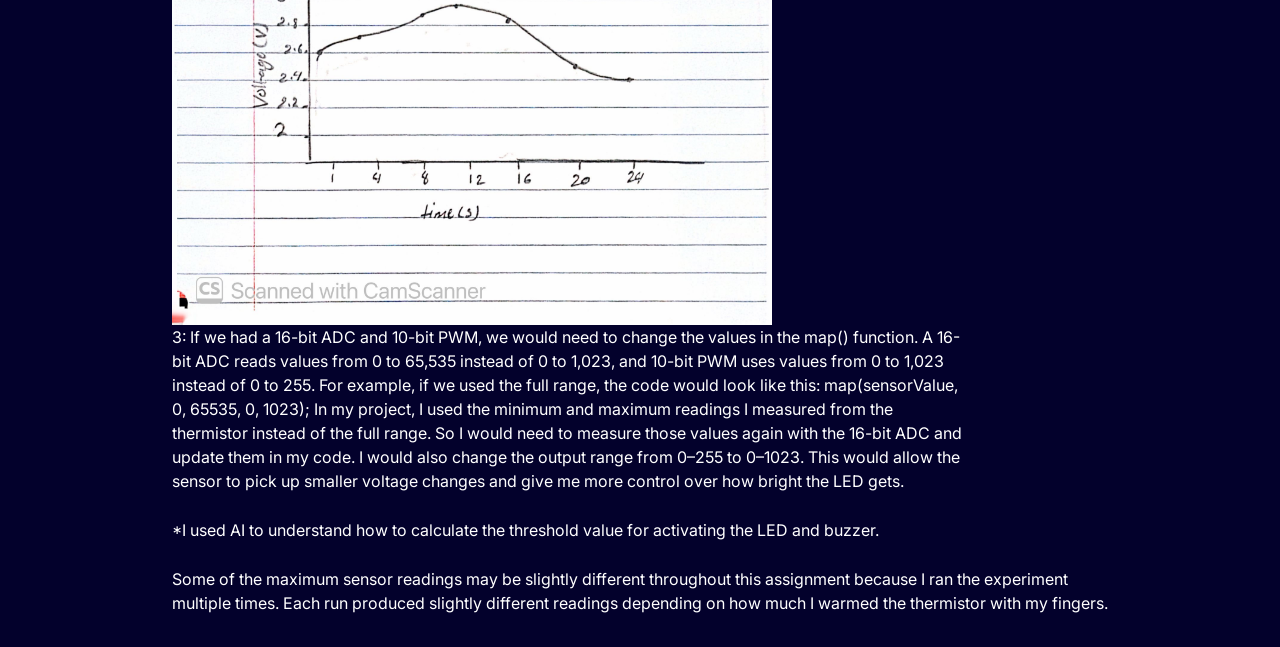
<file: docs/a3.html>
<!DOCTYPE htm1>
<html>
  <head>
    <meta charset="utf-8" />
    <meta name="viewport" content="width=device-width, maximum-scale=1.0" />

    <title>Asma Al-Hakem's HCDE 439 Physical Computing Page!</title>

    <link href="style.css" rel="stylesheet" type="text/css" />
  </head>
  <body>
    <h1>Assignment 3!</h1>
    <div class="header">
      <img src="HCDE 439 A3 circuit.JPG" />
      <p>For Assignment 3, I built a temperature alarm system using an Arduino, a thermistor, an LED, and a buzzer. I used a voltage divider to measure temperature changes and programmed the LED and buzzer to activate when the temperature reached a certain level.</p>
    </div>
    <div class="container">
      <div class="item">
        <h2>Schematic:</h2>
        <p>
        I initially used a 10k ohms resistor as an assumed value for R2 in my voltage divider circuit. I then used the Arduino Serial Monitor to observe the raw sensor readings as I changed the thermistor's temperature by holding it between my fingers.
        At room temperature, the raw sensor reading was approximately 514. As I warmed the thermistor with my fingers, the reading gradually increased to a maximum of 606. After releasing the thermistor and allowing it to cool, the reading started decreasing until it returned close to its original value.
        Using the initial 10 kΩ resistor and the raw sensor readings, I calculated the thermistor's resistance at the lowest and highest temperatures:
        Room temperature (514): 9,903 ohms, Warmed with fingers (606): 6,881 ohms.
        I then used the geometric mean to calculate the appropriate R2 value which is approximately 8.3 k ohms.
        Since the calculated resistance was relatively close to the 10k ohms resistor already used in my circuit, I decided to keep the 10k ohms resistor.
        </p>
    
        <img src="HCDE 439 A3 schematic.jpg" />
      </div>
      <div class="item">
        <h2>Circut:</h2>
        <p>Circut setup using LED, wires, resistors, thermistor, buzzer, and Arduino</p>
        <img src="HCDE 439 A3 circuit.JPG" />
      </div>
      <div class="item firmware">
        <h2>Firmware:</h2>
        <p>Ardunio code snippet:</p>
        <code><pre>
        // constant the do not change
        const int ledPin = 10;
        const int buzzerPin = 13;
        const int sensorPin = A0;

        // variables
        int sensorValue = 0;
        int brightness = 0;
        int minTempval = 514;
        int maxTempval = 606;
        int frequency = 0;

        void setup() {
            // setting the LED and buzzer as output 
            pinMode(ledPin, OUTPUT);
            pinMode(buzzerPin, OUTPUT);
            // start serial communication
            Serial.begin(9600);
        }

        void loop() {
            //reading current values from the thermistor 
            sensorValue = analogRead(sensorPin);
            // converting the reading into voltage
            float voltage = sensorValue * (5.0 / 1023.0);
            // print the voltages at different times (will help me with graphing voltage change)
            Serial.print("Time (seconds): ");
            Serial.print(millis() / 1000.0);
            Serial.print(" | Voltage: ");
            Serial.println(voltage);
            // printing raw values to observe temperture change
            Serial.print("Raw sensor reading: ");
            Serial.println(sensorValue);

            // Set the alarm threshold at 80% of the measured sensor range
            int threshold = minTempval + (maxTempval - minTempval) * 0.8;
            // Check if the sensor reading has reached the alarm threshold
            if ( sensorValue >= threshold){
                //keep the sensor readings withen the measured minimum and maximum values
                int mappedValue = constrain(sensorValue, minTempval, maxTempval);
                //map the readings to LED lighting and buzzer frequency
                brightness = map(mappedValue, minTempval, maxTempval, 0, 255);
                frequency = map(mappedValue, minTempval, maxTempval, 500, 600);
                // print when the alarm is active as the threshold is met
                Serial.println(" Alarm activated");
                //the output takes the reading from the change in temp
                // and turns on the alarm system by turning on the buzzer
                tone(buzzerPin, frequency);
                // allows the led to blink when the alarm is on
                analogWrite(ledPin, brightness);
                delay(500);
                analogWrite(ledPin, 0);
                delay(500);
            }
            // if the condition is not met, turn off the LED
            // and buzzer when the temperature is below the threshold
            else{
                analogWrite(ledPin, 0);
                noTone(buzzerPin);
                delay(500);
            }
        }

        </code></pre>
      </div>
      <div class="item">
        <h2>Circut's Operation:</h2>
        <p>Here is a link to the circuit operation:</p>
        <a href="https://youtu.be/EJ6RorhOP7M">Operation Link</a>
        <p>Example output form the serial monitor:</p>
        <img src="HCDE 439 A3 serial reading.png" />
      </div>
      <div class="item">
        <h2>Answers:</h2>
        <P>Additional questions answers:</P>
        <p>1:The variable resistor (thermistor) can be either R1 or R2 in a voltage divider. However, its position changes how the output voltage responds to temperature.
        For example, I used my measured thermistor resistance range of 6.8 k ohms to 9.9 k ohms and a fixed 10k ohms resistor to calculate the output voltage in both scenarios, as shown in my calculations below.
        In the first scenario, the thermistor is R1. When the thermistor is at room temperature (9.9 k ohms), the output voltage is approximately 2.51V. As the thermistor warms up, its resistance decreases to 6.8 k ohms, causing the output voltage to increase to approximately 2.98V.
        In the second scenario, the thermistor is R2. At room temperature (9.9 k ohms), the output voltage is approximately 2.48V. As the thermistor warms up and its resistance decreases to 6.3 k ohms, the output voltage decreases to approximately 2.02V.
        This happens because of the voltage divider equation, Vout = Vin × R2 / (R1 + R2). When R2 becomes much larger than R1, the output voltage approaches 5V. On the other hand, when R1 becomes much larger than R2, the output voltage approaches 0V.
        Therefore, both configurations work, but the voltage change is different depending on where the thermistor is placed.
        </p><img src="HCDE 439 A3 question1.jpg" />
        <p>2: Graph of voltage at v measured vs time</p>
             <p>The graph shows how the voltage at A0 changed as I warmed and cooled the thermistor. When I held the thermistor between my fingers, the voltage increased from approximately 2.5V to 2.9V because the thermistor's resistance decreased as its temperature increased. After releasing the thermistor, the voltage gradually decreased back toward 2.5V as it cooled down. This shows how changes in temperature affect the voltage measured by the Arduino.
        </p> <img src="HCDE 439 A3 graph.jpg"/>
        <p>3: If we had a 16-bit ADC and 10-bit PWM, we would need to change the values in the map() function. A 16-bit ADC reads values from 0 to 65,535 instead of 0 to 1,023, and 10-bit PWM uses values from 0 to 1,023 instead of 0 to 255.
        For example, if we used the full range, the code would look like this:
        map(sensorValue, 0, 65535, 0, 1023);
        In my project, I used the minimum and maximum readings I measured from the thermistor instead of the full range. So I would need to measure those values again with the 16-bit ADC and update them in my code. I would also change the output range from 0–255 to 0–1023.
        This would allow the sensor to pick up smaller voltage changes and give me more control over how bright the LED gets.</p>
      </div>
    <div>
        <p>*I used AI to understand how to calculate the threshold value for activating the LED and buzzer.</p></div>
        <div><p>Some of the maximum sensor readings may be slightly different throughout this assignment because I ran the experiment multiple times. Each run produced slightly different readings depending on how much I warmed the thermistor with my fingers.</p>
    </div>

  </body>
</html>
</file>
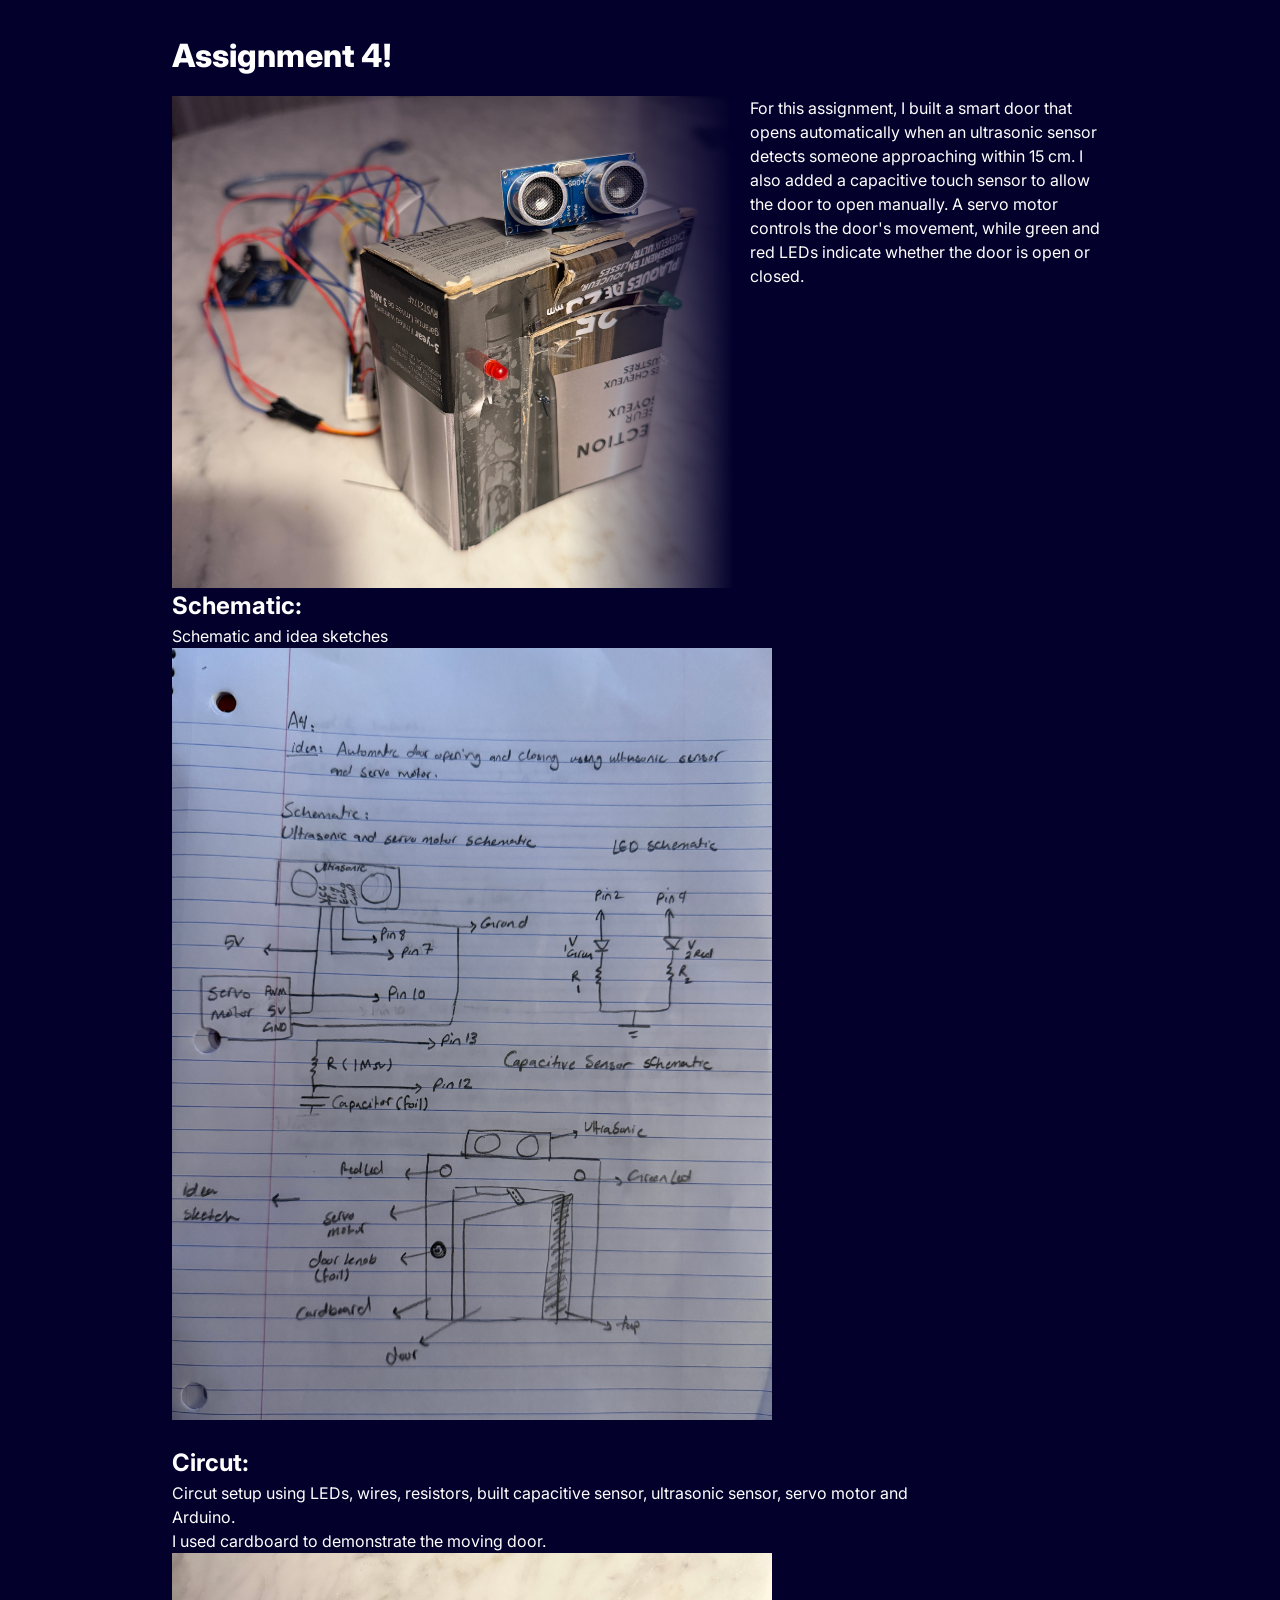
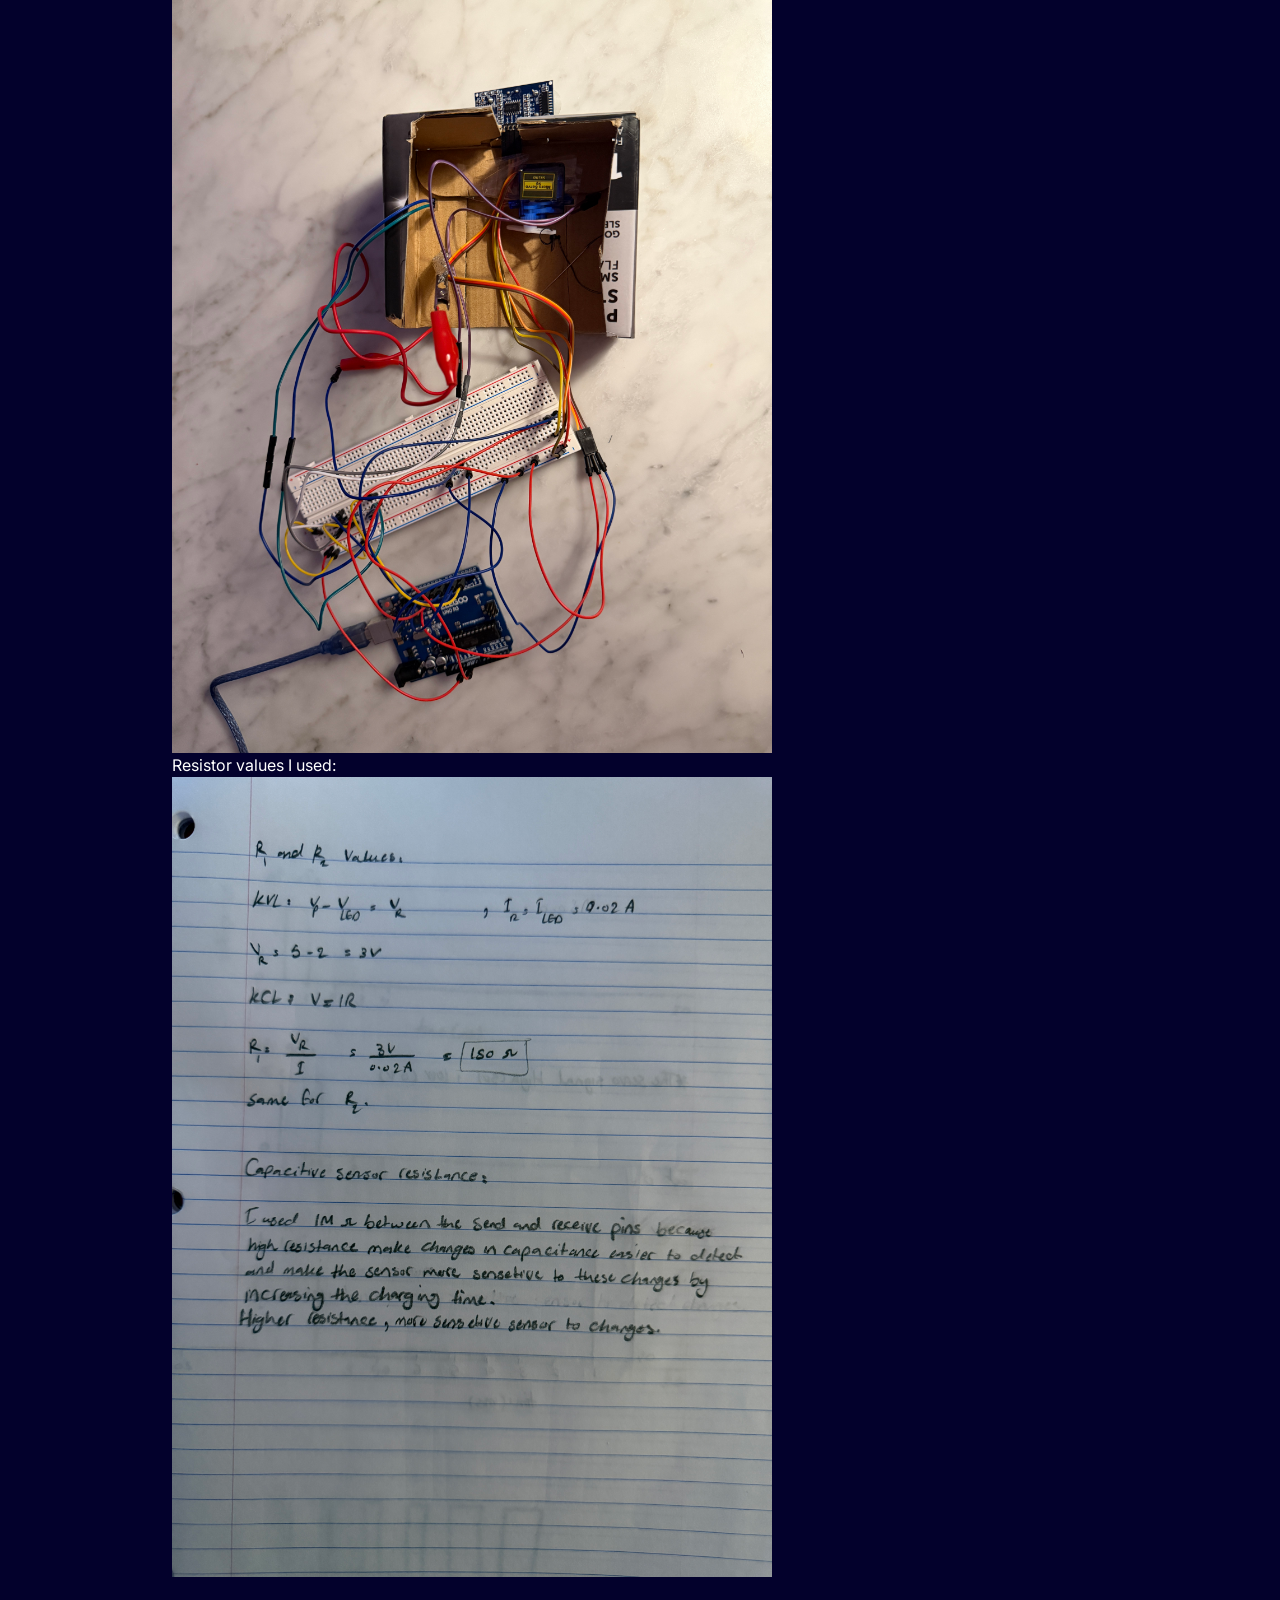
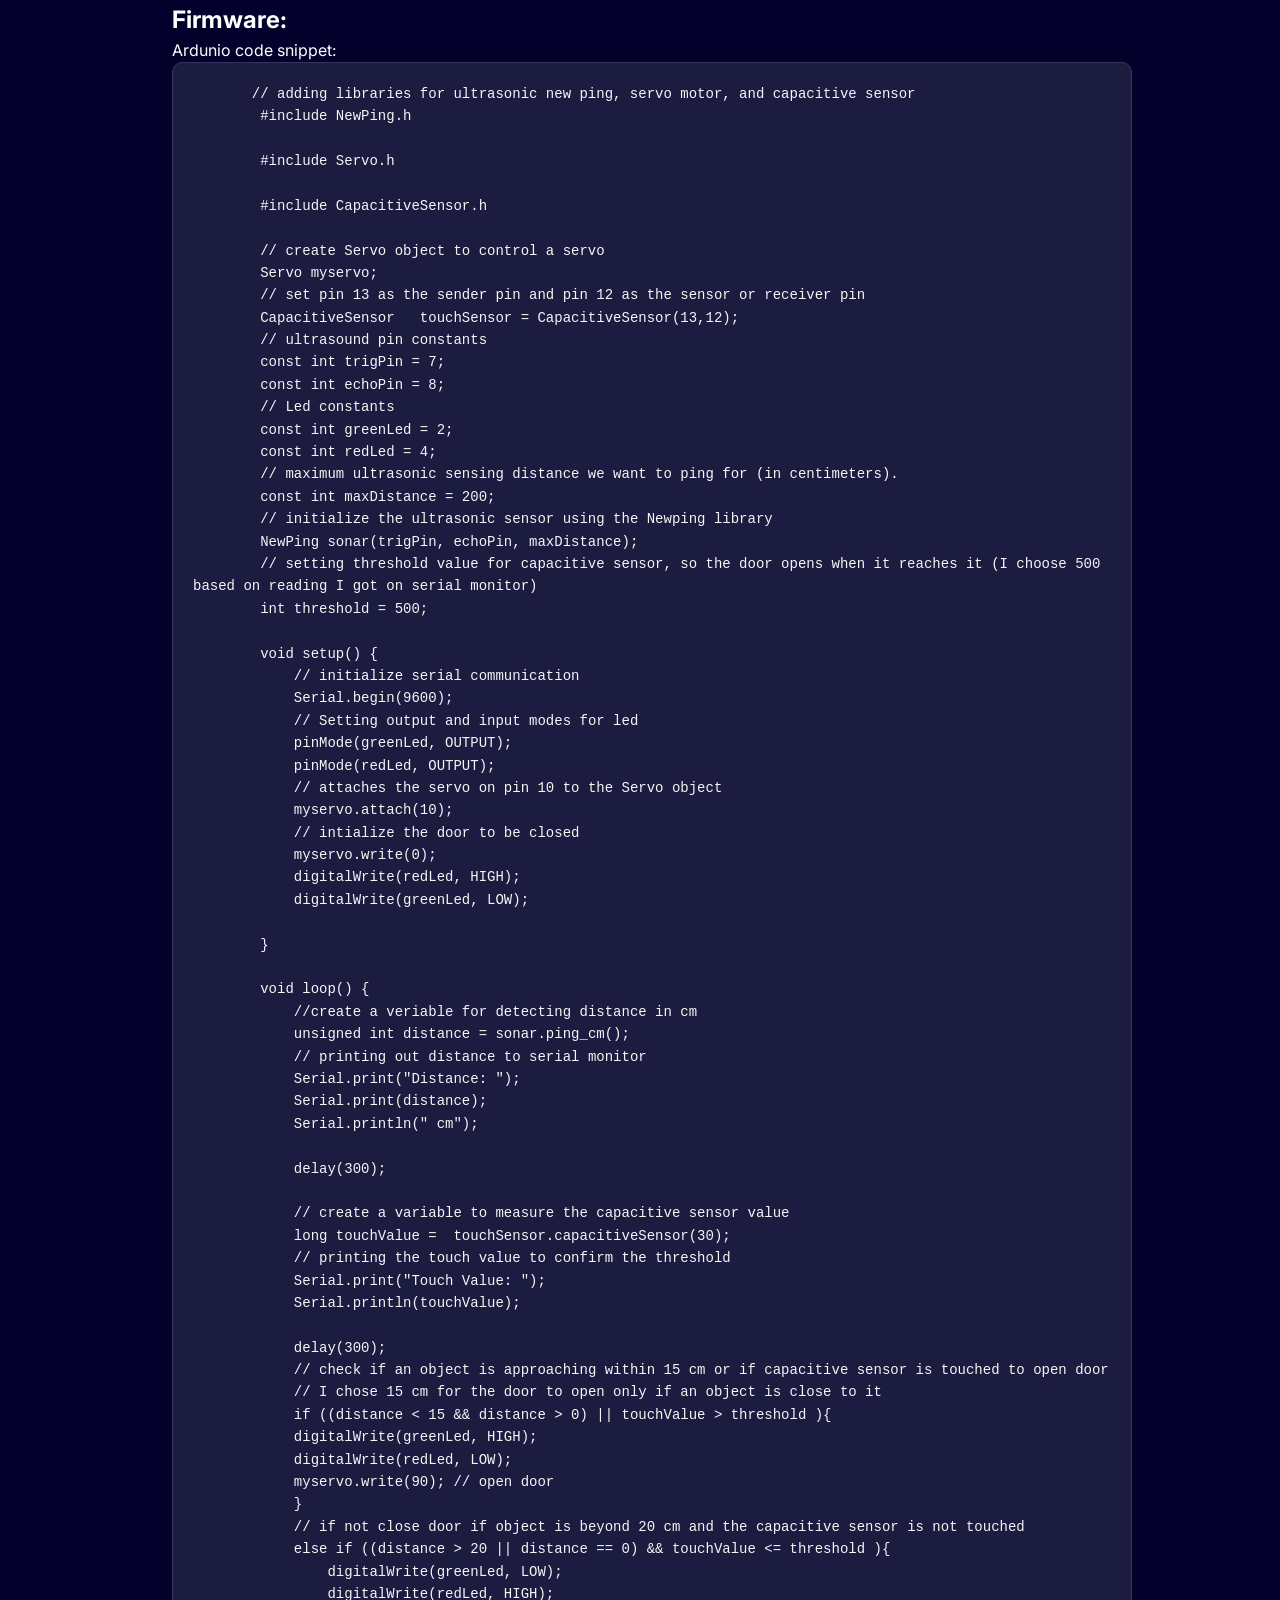
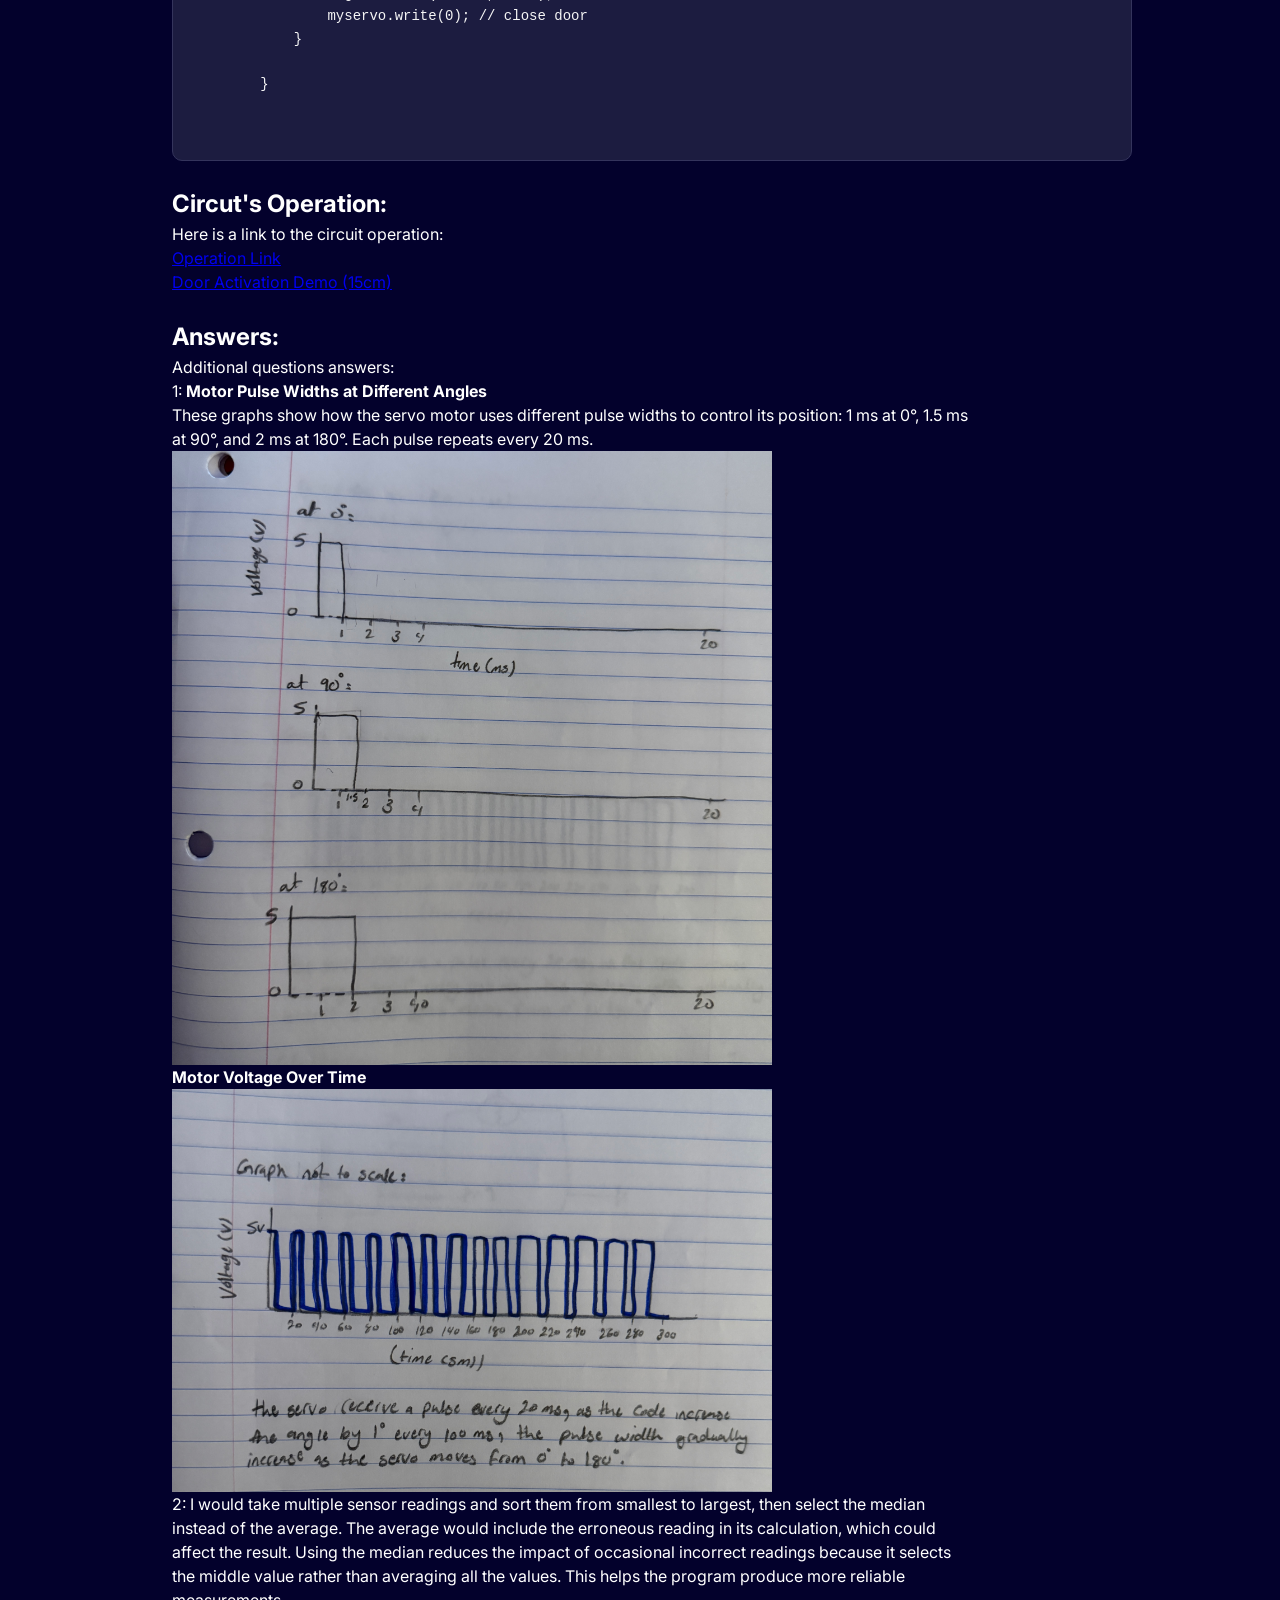
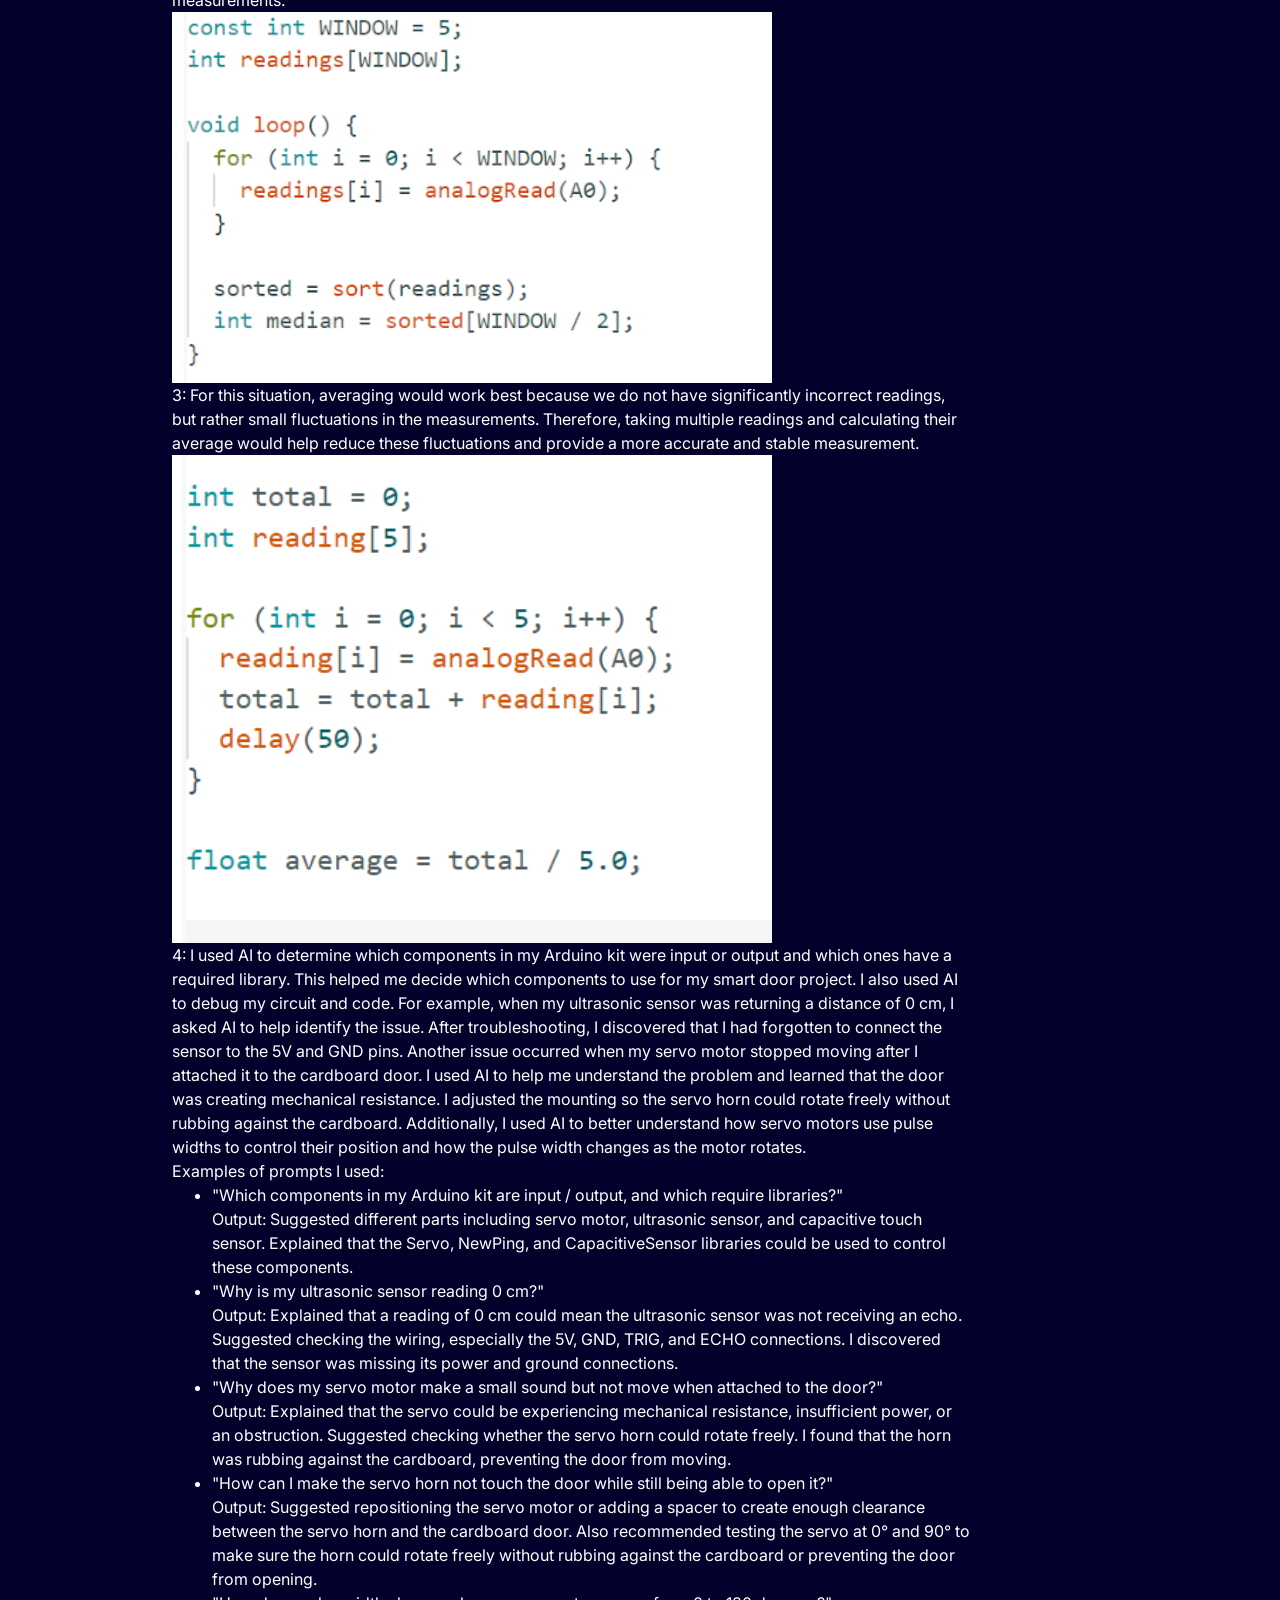
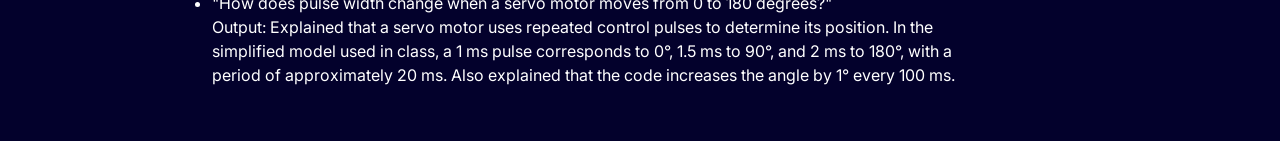
<file: docs/a4.html>
<!DOCTYPE htm1>
<html>
  <head>
    <meta charset="utf-8" />
    <meta name="viewport" content="width=device-width, maximum-scale=1.0" />

    <title>Asma Al-Hakem's HCDE 439 Physical Computing Page!</title>

    <link href="style.css" rel="stylesheet" type="text/css" />
  </head>
  <body>
    <h1>Assignment 4!</h1>
    <div class="header">
      <img src="HCDE 439, A4 Pic.jpg" />
      <p> For this assignment, I built a smart door that opens automatically when an ultrasonic sensor detects someone approaching within 15 cm. I also added a capacitive touch sensor to allow the door to open manually. A servo motor controls the door's movement, while green and red LEDs indicate whether the door is open or closed.</p>
    </div>
    <div class="container">
      <div class="item">
        <h2>Schematic:</h2>
        <p>
        Schematic and idea sketches
        </p>
    
        <img src="HCDE 439,A4 schematic 1.jpg" />
      </div>
      <div class="item">
        <h2>Circut:</h2>
        <p>Circut setup using LEDs, wires, resistors, built capacitive sensor, ultrasonic sensor, servo motor and Arduino.</p>
        <p>I used cardboard to demonstrate the moving door.</p>
        <img src="HCDE 439, A4 circuit.JPG" />
        <p>Resistor values I used:</p>
        <img src="HCDE 439,A4 values.JPG" />

      </div>
      <div class="item firmware">
        <h2>Firmware:</h2>
        <p>Ardunio code snippet:</p>
        <code><pre>
       // adding libraries for ultrasonic new ping, servo motor, and capacitive sensor
        #include NewPing.h

        #include Servo.h

        #include CapacitiveSensor.h

        // create Servo object to control a servo
        Servo myservo;  
        // set pin 13 as the sender pin and pin 12 as the sensor or receiver pin
        CapacitiveSensor   touchSensor = CapacitiveSensor(13,12);        
        // ultrasound pin constants
        const int trigPin = 7;
        const int echoPin = 8;
        // Led constants
        const int greenLed = 2;
        const int redLed = 4;
        // maximum ultrasonic sensing distance we want to ping for (in centimeters).
        const int maxDistance = 200;
        // initialize the ultrasonic sensor using the Newping library
        NewPing sonar(trigPin, echoPin, maxDistance);
        // setting threshold value for capacitive sensor, so the door opens when it reaches it (I choose 500 based on reading I got on serial monitor)
        int threshold = 500;

        void setup() {
            // initialize serial communication
            Serial.begin(9600);
            // Setting output and input modes for led
            pinMode(greenLed, OUTPUT);
            pinMode(redLed, OUTPUT);
            // attaches the servo on pin 10 to the Servo object
            myservo.attach(10);  
            // intialize the door to be closed
            myservo.write(0);
            digitalWrite(redLed, HIGH);
            digitalWrite(greenLed, LOW);

        }

        void loop() {
            //create a veriable for detecting distance in cm
            unsigned int distance = sonar.ping_cm();
            // printing out distance to serial monitor
            Serial.print("Distance: ");
            Serial.print(distance);
            Serial.println(" cm");

            delay(300);

            // create a variable to measure the capacitive sensor value
            long touchValue =  touchSensor.capacitiveSensor(30);
            // printing the touch value to confirm the threshold
            Serial.print("Touch Value: ");
            Serial.println(touchValue);

            delay(300);
            // check if an object is approaching within 15 cm or if capacitive sensor is touched to open door
            // I chose 15 cm for the door to open only if an object is close to it
            if ((distance < 15 && distance > 0) || touchValue > threshold ){
            digitalWrite(greenLed, HIGH);
            digitalWrite(redLed, LOW);
            myservo.write(90); // open door
            }
            // if not close door if object is beyond 20 cm and the capacitive sensor is not touched
            else if ((distance > 20 || distance == 0) && touchValue <= threshold ){
                digitalWrite(greenLed, LOW);
                digitalWrite(redLed, HIGH);
                myservo.write(0); // close door
            }

        }

        </code></pre>
      </div>
      <div class="item">
        <h2>Circut's Operation:</h2>
        <p>Here is a link to the circuit operation:</p>
        <a href="https://youtube.com/shorts/rPAZGxLR6bs?feature=share">Operation Link</a>
        <p><a href="https://youtube.com/shorts/-wN3I9HHdac?feature=share">Door Activation Demo (15cm)</a></p>
      </div>
      <div class="item">
        <h2>Answers:</h2>
        <P>Additional questions answers:</P>
        <p>1: <strong>Motor Pulse Widths at Different Angles</strong> </p>

        <p>These graphs show how the servo motor uses different pulse widths to control its position: 1 ms at 0°, 1.5 ms at 90°, and 2 ms at 180°. Each pulse repeats every 20 ms.     
        </p><img src="HCDE 439, A4 graph 1.jpeg" />
        <p><strong> Motor Voltage Over Time </strong></p>
        <img src="HCDE 439, A4 graph2.jpeg" />
        <p>2: I would take multiple sensor readings and sort them from smallest to largest, then select the median instead of the average. The average would include the erroneous reading in its calculation, which could affect the result. Using the median reduces the impact of occasional incorrect readings because it selects the middle value rather than averaging all the values. This helps the program produce more reliable measurements.</p>

        <img src="HCDE 439, A4 Question 2 answer.png"/>
        <p>3: For this situation, averaging would work best because we do not have significantly incorrect readings, but rather small fluctuations in the measurements. Therefore, taking multiple readings and calculating their average would help reduce these fluctuations and provide a more accurate and stable measurement.</p>
        <img src="HCDE 439, A4 Question 3 answer.png"/>

        <P>4: I used AI to determine which components in my Arduino kit were input or output and which ones have a required library. This helped me decide which components to use for my smart door project.
        I also used AI to debug my circuit and code. For example, when my ultrasonic sensor was returning a distance of 0 cm, I asked AI to help identify the issue. After troubleshooting, I discovered that I had forgotten to connect the sensor to the 5V and GND pins. Another issue occurred when my servo motor stopped moving after I attached it to the cardboard door. I used AI to help me understand the problem and learned that the door was creating mechanical resistance. I adjusted the mounting so the servo horn could rotate freely without rubbing against the cardboard.
        Additionally, I used AI to better understand how servo motors use pulse widths to control their position and how the pulse width changes as the motor rotates.
        <p>Examples of prompts I used:</p>
        <ul>
        <li>"Which components in my Arduino kit are input / output, and which require libraries?"</li>
        <p>Output: Suggested different parts including servo motor, ultrasonic sensor, and capacitive touch sensor. Explained that the Servo, NewPing, and CapacitiveSensor libraries could be used to control these components.</p>
        <li>"Why is my ultrasonic sensor reading 0 cm?"</li>
        <p>Output: Explained that a reading of 0 cm could mean the ultrasonic sensor was not receiving an echo. Suggested checking the wiring, especially the 5V, GND, TRIG, and ECHO connections. I discovered that the sensor was missing its power and ground connections.</p>
        <li>"Why does my servo motor make a small sound but not move when attached to the door?"</li>
        <p> Output: Explained that the servo could be experiencing mechanical resistance, insufficient power, or an obstruction. Suggested checking whether the servo horn could rotate freely. I found that the horn was rubbing against the cardboard, preventing the door from moving.</p>
        <li>"How can I make the servo horn not touch the door while still being able to open it?"</li>
        <p>Output: Suggested repositioning the servo motor or adding a spacer to create enough clearance between the servo horn and the cardboard door. Also recommended testing the servo at 0° and 90° to make sure the horn could rotate freely without rubbing against the cardboard or preventing the door from opening.</p>
        <li>"How does pulse width change when a servo motor moves from 0 to 180 degrees?"</li>
        <p>Output: Explained that a servo motor uses repeated control pulses to determine its position. In the simplified model used in class, a 1 ms pulse corresponds to 0°, 1.5 ms to 90°, and 2 ms to 180°, with a period of approximately 20 ms. Also explained that the code increases the angle by 1° every 100 ms.</p>
        </ul></P>
      </div>


  </body>
</html>
</file>
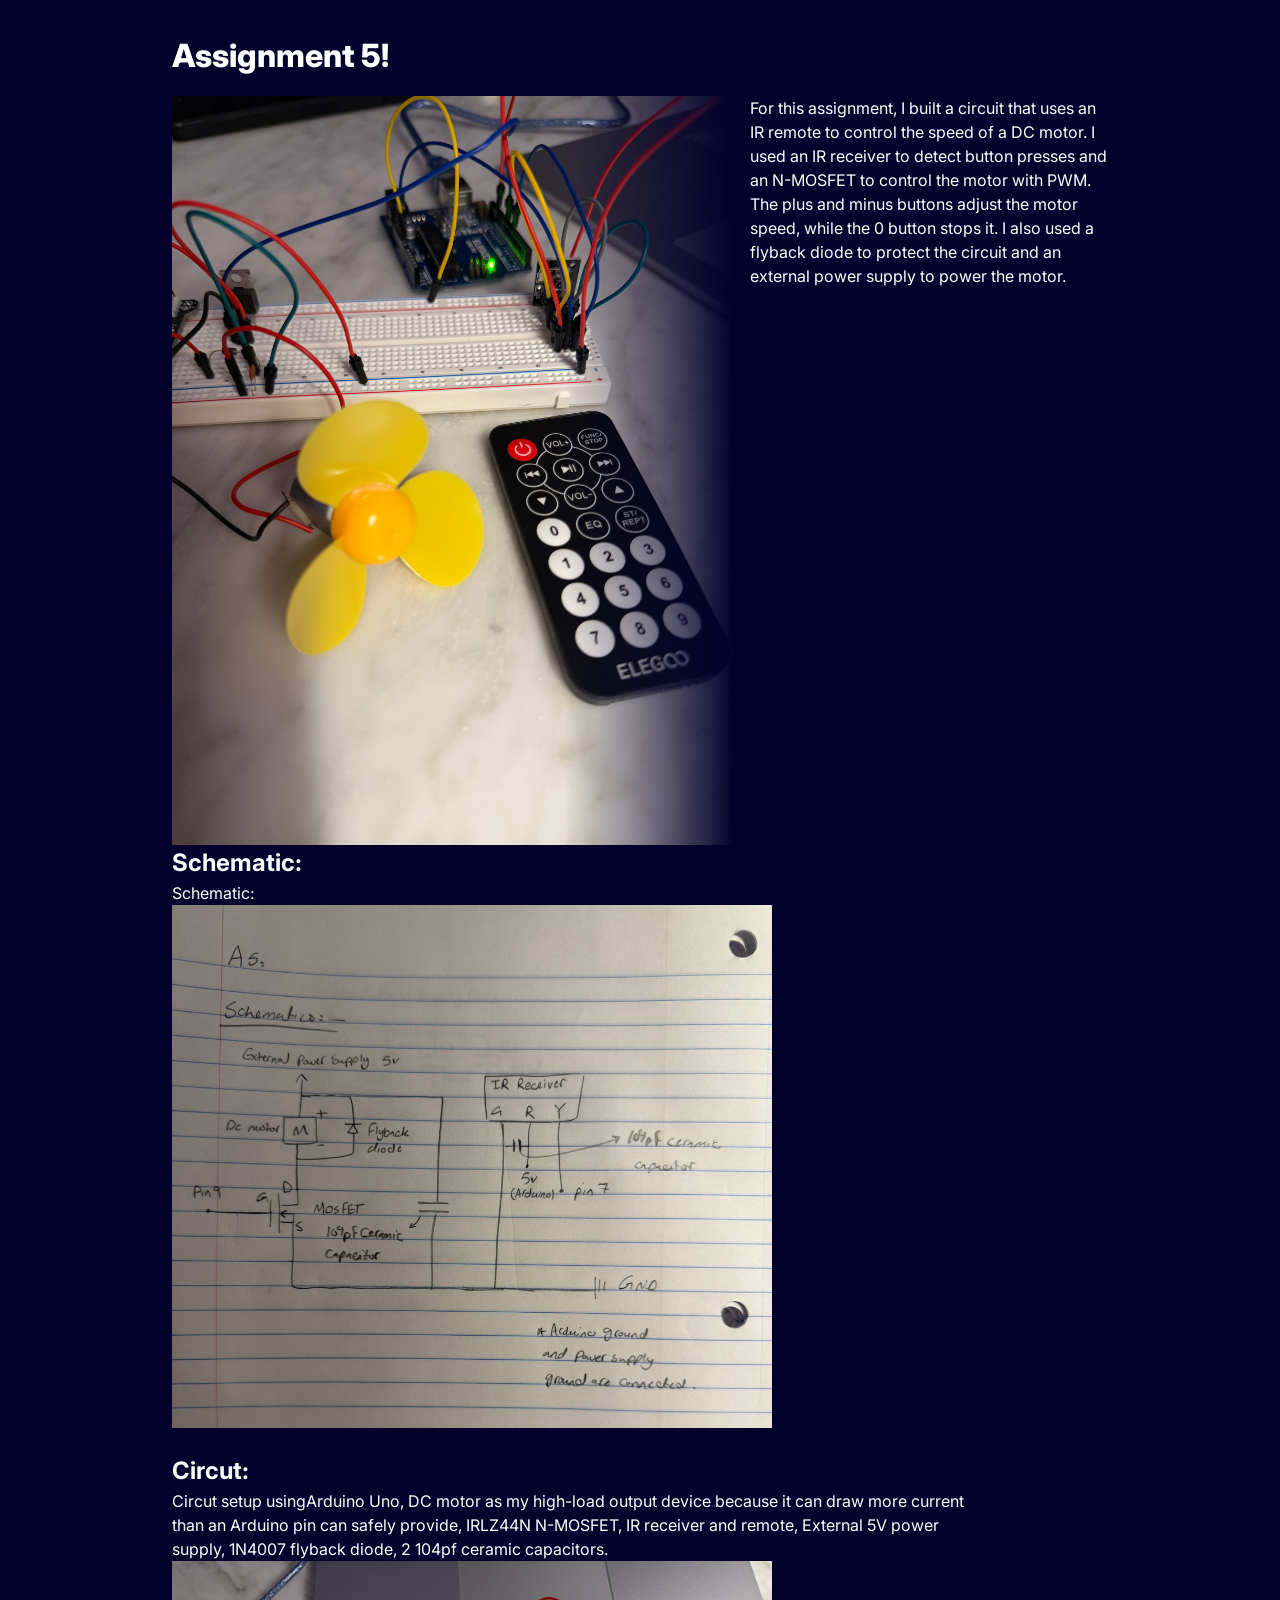
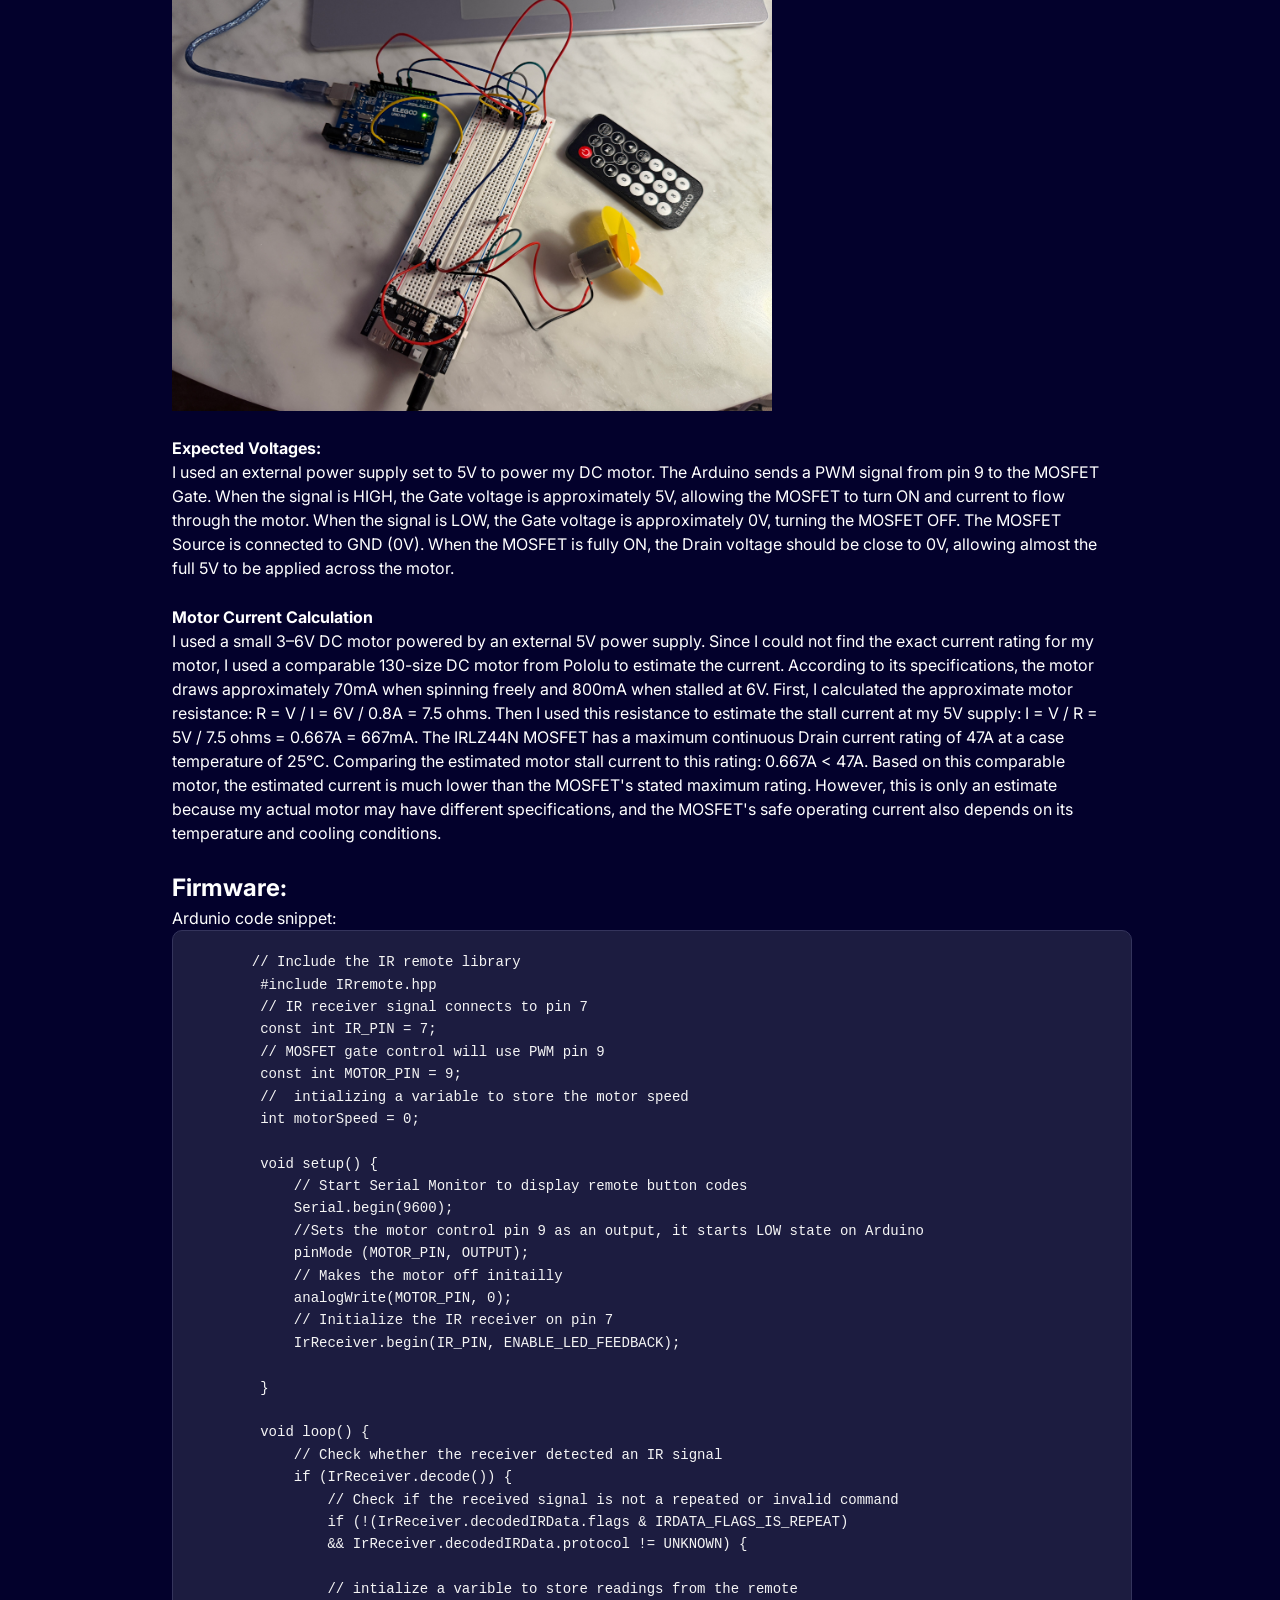
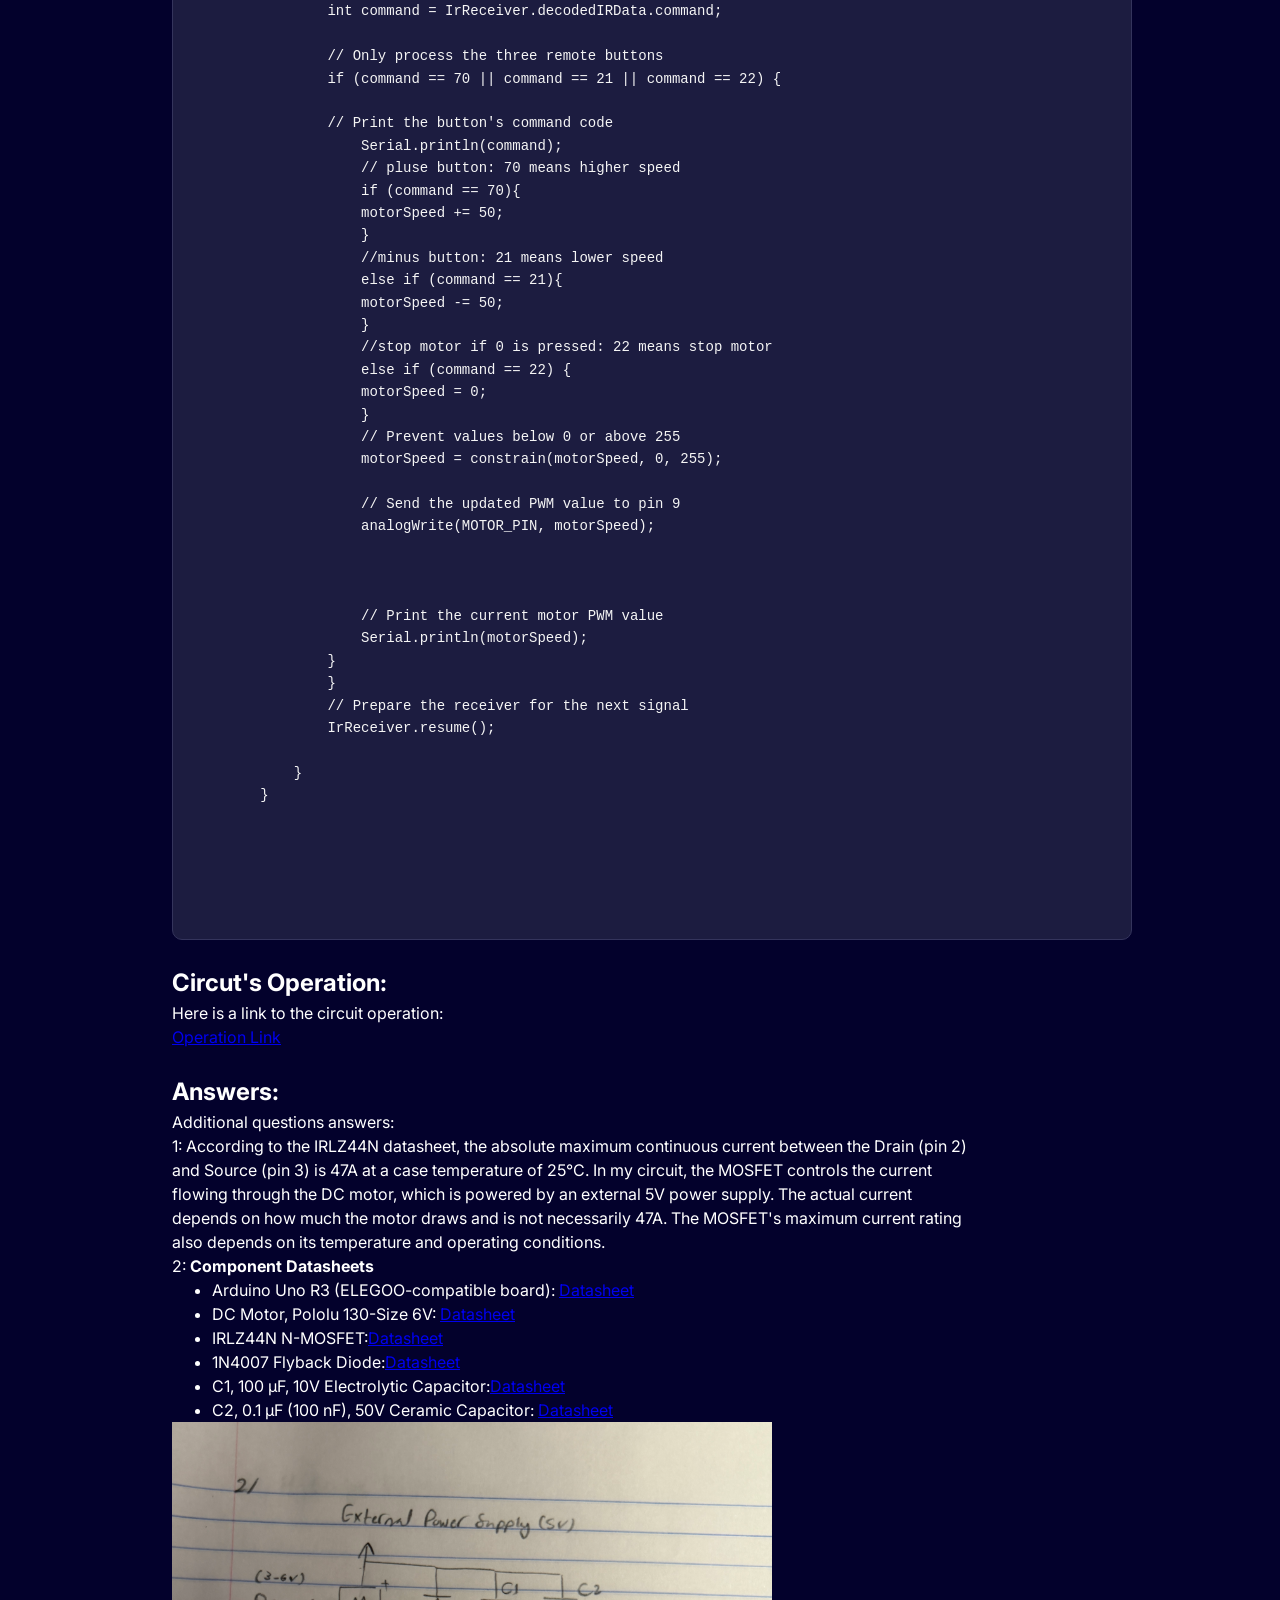
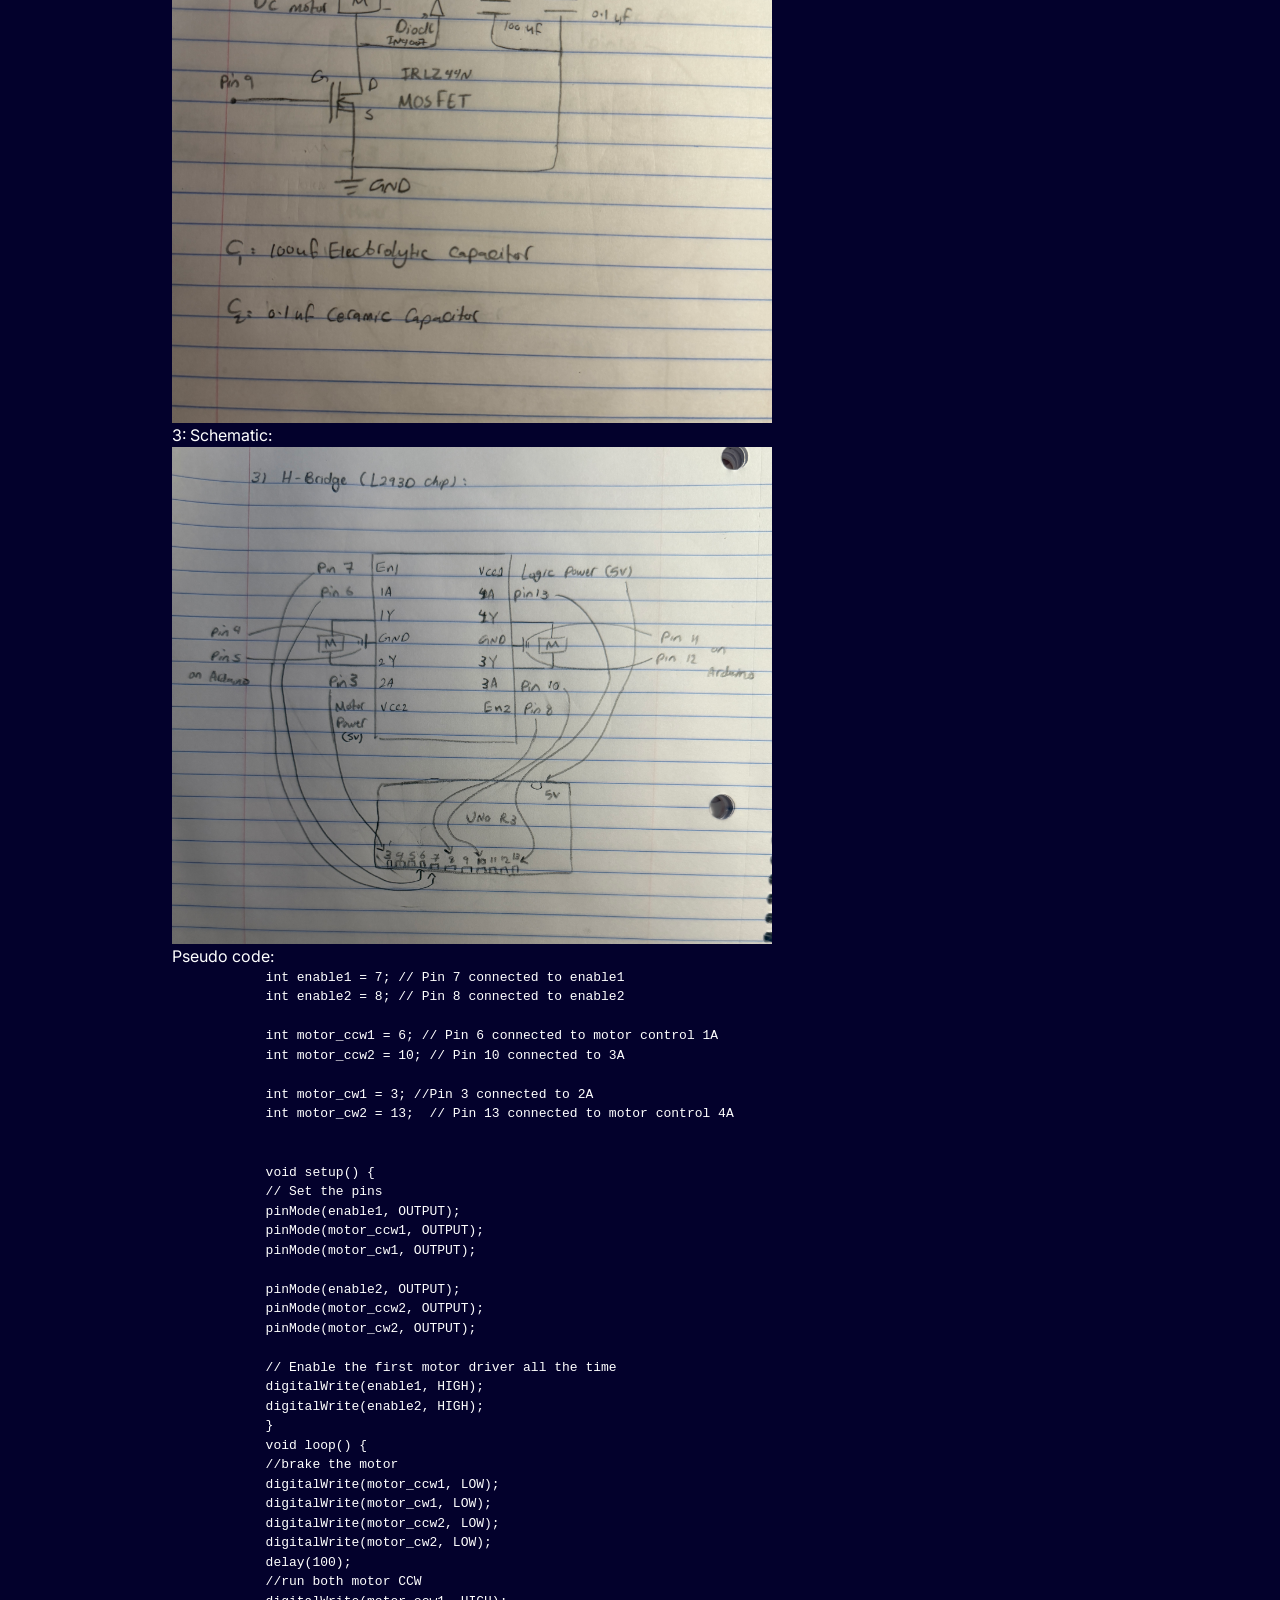
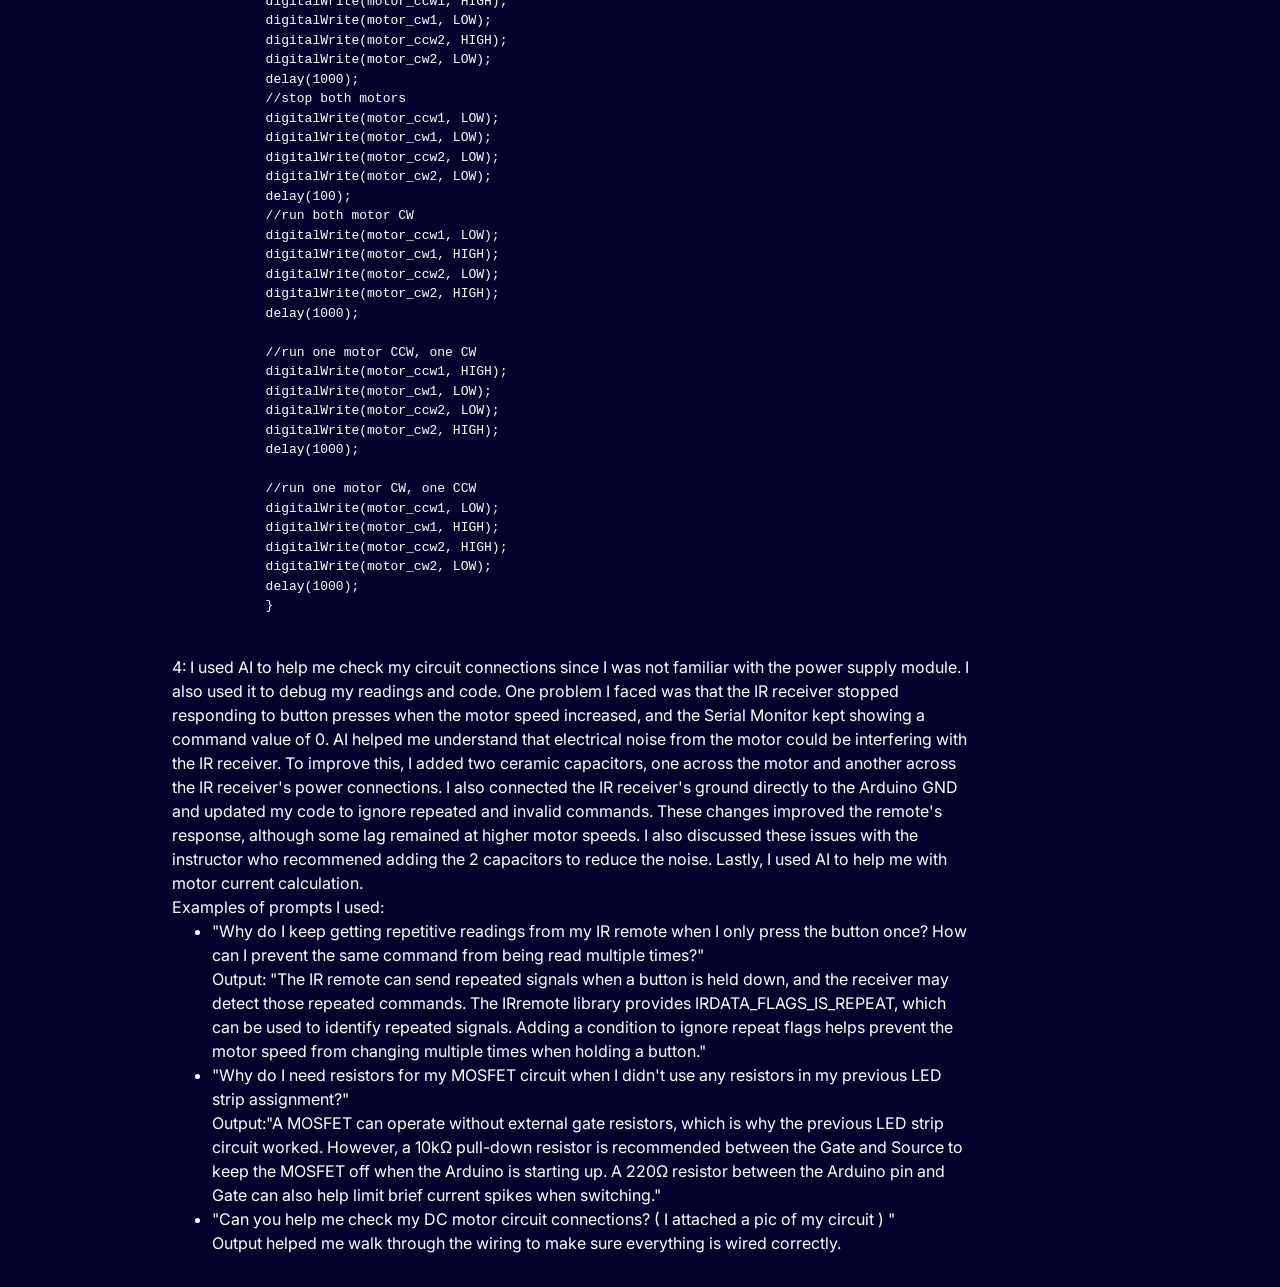
<file: docs/a5.html>
<!DOCTYPE htm1>
<html>
  <head>
    <meta charset="utf-8" />
    <meta name="viewport" content="width=device-width, maximum-scale=1.0" />

    <title>Asma Al-Hakem's HCDE 439 Physical Computing Page!</title>

    <link href="style.css" rel="stylesheet" type="text/css" />
  </head>
  <body>
    <h1>Assignment 5!</h1>
    <div class="header">
      <img src="HCDE 439, A5 pic.JPG" />
      <p> For this assignment, I built a circuit that uses an IR remote to control the speed of a DC motor. I used an IR receiver to detect button presses and an N-MOSFET to control the motor with PWM. The plus and minus buttons adjust the motor speed, while the 0 button stops it. I also used a flyback diode to protect the circuit and an external power supply to power the motor.</p>
    </div>
    <div class="container">
      <div class="item">
        <h2>Schematic:</h2>
        <p>
        Schematic:
        </p>
        <img src="HCDE 439, A5 Schematic.jpg" />
      </div>
      <div class="item">
        <h2>Circut:</h2>
        <p>Circut setup usingArduino Uno, DC motor as my high-load output device because it can draw more current than an Arduino pin can safely provide, IRLZ44N N-MOSFET, IR receiver and remote, External 5V power supply, 1N4007 flyback diode, 2 104pf ceramic capacitors.</p>
        <img src="HCDE 439, A5 Circuit.jpg" />
      </div>

      <div>
        
        <p><strong>Expected Voltages:</strong></p>

        <p>I used an external power supply set to 5V to power my DC motor. The Arduino sends a PWM signal from pin 9 to the MOSFET Gate. When the signal is HIGH, the Gate voltage is approximately 5V, allowing the MOSFET to turn ON and current to flow through the motor. When the signal is LOW, the Gate voltage is approximately 0V, turning the MOSFET OFF. The MOSFET Source is connected to GND (0V). When the MOSFET is fully ON, the Drain voltage should be close to 0V, allowing almost the full 5V to be applied across the motor. </p>    
        
      </div>
      <div>
        <p><strong>Motor Current Calculation </strong></P>

       <p>I used a small 3–6V DC motor powered by an external 5V power supply. Since I could not find the exact current rating for my motor, I used a comparable 130-size DC motor from Pololu to estimate the current. According to its specifications, the motor draws approximately 70mA when spinning freely and 800mA when stalled at 6V.

        First, I calculated the approximate motor resistance:

        R = V / I = 6V / 0.8A = 7.5 ohms.

        Then I used this resistance to estimate the stall current at my 5V supply: 

         I = V / R = 5V / 7.5 ohms = 0.667A = 667mA.

        The IRLZ44N MOSFET has a maximum continuous Drain current rating of 47A at a case temperature of 25°C. Comparing the estimated motor stall current to this rating:

        0.667A < 47A.

        Based on this comparable motor, the estimated current is much lower than the MOSFET's stated maximum rating. However, this is only an estimate because my actual motor may have different specifications, and the MOSFET's safe operating current also depends on its temperature and cooling conditions.</p>
      </div>

      <div class="item firmware">
        <h2>Firmware:</h2>
        <p>Ardunio code snippet:</p>
        <code><pre>
       // Include the IR remote library
        #include IRremote.hpp
        // IR receiver signal connects to pin 7
        const int IR_PIN = 7;  
        // MOSFET gate control will use PWM pin 9
        const int MOTOR_PIN = 9;
        //  intializing a variable to store the motor speed 
        int motorSpeed = 0;

        void setup() {
            // Start Serial Monitor to display remote button codes
            Serial.begin(9600);
            //Sets the motor control pin 9 as an output, it starts LOW state on Arduino
            pinMode (MOTOR_PIN, OUTPUT);
            // Makes the motor off initailly 
            analogWrite(MOTOR_PIN, 0);
            // Initialize the IR receiver on pin 7
            IrReceiver.begin(IR_PIN, ENABLE_LED_FEEDBACK);

        }

        void loop() {
            // Check whether the receiver detected an IR signal
            if (IrReceiver.decode()) {
                // Check if the received signal is not a repeated or invalid command
                if (!(IrReceiver.decodedIRData.flags & IRDATA_FLAGS_IS_REPEAT)
                && IrReceiver.decodedIRData.protocol != UNKNOWN) {

                // intialize a varible to store readings from the remote
                int command = IrReceiver.decodedIRData.command;
                
                // Only process the three remote buttons
                if (command == 70 || command == 21 || command == 22) {

                // Print the button's command code
                    Serial.println(command);
                    // pluse button: 70 means higher speed
                    if (command == 70){
                    motorSpeed += 50;
                    }
                    //minus button: 21 means lower speed
                    else if (command == 21){
                    motorSpeed -= 50;
                    }
                    //stop motor if 0 is pressed: 22 means stop motor
                    else if (command == 22) {
                    motorSpeed = 0;
                    }
                    // Prevent values below 0 or above 255
                    motorSpeed = constrain(motorSpeed, 0, 255);

                    // Send the updated PWM value to pin 9
                    analogWrite(MOTOR_PIN, motorSpeed);

                    

                    // Print the current motor PWM value
                    Serial.println(motorSpeed);
                }
                }
                // Prepare the receiver for the next signal
                IrReceiver.resume();

            }
        }

  


        </code></pre>
      </div>
      <div class="item">
        <h2>Circut's Operation:</h2>
        <p>Here is a link to the circuit operation:</p>
        <a href="https://youtube.com/shorts/238f2iYrwfA?feature=share" >Operation Link</a>
      </div>
      <div class="item">
        <h2>Answers:</h2>
        <P>Additional questions answers:</P>
        <p>1: According to the IRLZ44N datasheet, the absolute maximum continuous current between the Drain (pin 2) and Source (pin 3) is 47A at a case temperature of 25°C. In my circuit, the MOSFET controls the current flowing through the DC motor, which is powered by an external 5V power supply. The actual current depends on how much the motor draws and is not necessarily 47A. The MOSFET's maximum current rating also depends on its temperature and operating conditions.</p>
        <p>2: <strong>Component Datasheets</strong>
            <ul>
                <li>Arduino Uno R3 (ELEGOO-compatible board): <a href = "https://docs.arduino.cc/resources/datasheets/A000066-datasheet.pdf?_gl=1*1c4c8fh*_up*MQ..*_ga*MTQ0Mjc3MzgzMC4xNzk0NDc2NTYy*_ga_NEXN8H46L5*czE3OTQ0NzY1NjEkbzEkZzAkdDE3OTQ0NzY1NjEkajYwJGwwJGgyMTE2MTU5MzYz" >Datasheet</a></li>
                <li>DC Motor, Pololu 130-Size 6V: <a href = "https://www.berrybase.ch/en/product-datasheet/019234a4d54b70be8b1333e53a95a4af/create" >Datasheet</a></li>
                <li>IRLZ44N N-MOSFET:<a href ="https://www.digikey.com/en/products/detail/infineon-technologies/IRLZ44NPBF/811808?_gl=1*b2fmsl*_up*MQ..*_gs*MQ..&gclid=CjwKCAiAqabXBhBUEiwAw_SQpUptXjCRd0g5MUlTOAbiEzqN6PB2NGRo1PnGpFy8G3ISg6MUbAbx4RoCPSYQAvD_BwE&gclsrc=aw.ds&gbraid=0AAAAADrbLlgF4zcEQtJr7VJ27GmQyz6bO">Datasheet</a> </li>
                <li>1N4007 Flyback Diode:<a href ="https://www.vishay.com/docs/88503/1n4001.pdf">Datasheet</a></li>
                <li>C1, 100 µF, 10V Electrolytic Capacitor:<a href ="https://www.arduino.cc/documents/datasheets/cap100uF.pdf">Datasheet</a> </li>
                <li>C2, 0.1 µF (100 nF), 50V Ceramic Capacitor: <a href ="https://pim.murata.com/en-us/pim/details/?partNum=RDE5C1H104J2K1H03B" >Datasheet</a></li>
            </ul>
            <img src="HCDE 439, A5 q2.jpg"/>
        <p>3: Schematic:</p>
        <img src="HCDE 439, A5 q3.jpg"/>
        <p>Pseudo code: </p>
        <code><pre>
            int enable1 = 7; // Pin 7 connected to enable1 
            int enable2 = 8; // Pin 8 connected to enable2
        
            int motor_ccw1 = 6; // Pin 6 connected to motor control 1A 
            int motor_ccw2 = 10; // Pin 10 connected to 3A
                
            int motor_cw1 = 3; //Pin 3 connected to 2A
            int motor_cw2 = 13;  // Pin 13 connected to motor control 4A
            

            void setup() {
            // Set the pins
            pinMode(enable1, OUTPUT);
            pinMode(motor_ccw1, OUTPUT);
            pinMode(motor_cw1, OUTPUT);

            pinMode(enable2, OUTPUT);
            pinMode(motor_ccw2, OUTPUT);
            pinMode(motor_cw2, OUTPUT);

            // Enable the first motor driver all the time
            digitalWrite(enable1, HIGH);
            digitalWrite(enable2, HIGH);
            }
            void loop() {
            //brake the motor
            digitalWrite(motor_ccw1, LOW);
            digitalWrite(motor_cw1, LOW);
            digitalWrite(motor_ccw2, LOW);
            digitalWrite(motor_cw2, LOW);
            delay(100);
            //run both motor CCW 
            digitalWrite(motor_ccw1, HIGH);
            digitalWrite(motor_cw1, LOW);
            digitalWrite(motor_ccw2, HIGH);
            digitalWrite(motor_cw2, LOW);
            delay(1000);
            //stop both motors
            digitalWrite(motor_ccw1, LOW);
            digitalWrite(motor_cw1, LOW);
            digitalWrite(motor_ccw2, LOW);
            digitalWrite(motor_cw2, LOW);
            delay(100);
            //run both motor CW
            digitalWrite(motor_ccw1, LOW);
            digitalWrite(motor_cw1, HIGH);
            digitalWrite(motor_ccw2, LOW);
            digitalWrite(motor_cw2, HIGH);
            delay(1000);

            //run one motor CCW, one CW
            digitalWrite(motor_ccw1, HIGH);
            digitalWrite(motor_cw1, LOW);
            digitalWrite(motor_ccw2, LOW);
            digitalWrite(motor_cw2, HIGH);
            delay(1000);

            //run one motor CW, one CCW
            digitalWrite(motor_ccw1, LOW);
            digitalWrite(motor_cw1, HIGH);
            digitalWrite(motor_ccw2, HIGH);
            digitalWrite(motor_cw2, LOW);
            delay(1000);
            }

        </code></pre>

        <P>4: I used AI to help me check my circuit connections since I was not familiar with the power supply module. I also used it to debug my readings and code. One problem I faced was that the IR receiver stopped responding to button presses when the motor speed increased, and the Serial Monitor kept showing a command value of 0. AI helped me understand that electrical noise from the motor could be interfering with the IR receiver. To improve this, I added two ceramic capacitors, one across the motor and another across the IR receiver's power connections. I also connected the IR receiver's ground directly to the Arduino GND and updated my code to ignore repeated and invalid commands. These changes improved the remote's response, although some lag remained at higher motor speeds. I also discussed these issues with the instructor who recommened adding the 2 capacitors to reduce the noise. Lastly, I used AI to help me with motor current calculation.</P>

        <p>Examples of prompts I used:</p>
        <ul>
        <li>"Why do I keep getting repetitive readings from my IR remote when I only press the button once? How can I prevent the same command from being read multiple times?"</li>
        <p>Output: "The IR remote can send repeated signals when a button is held down, and the receiver may detect those repeated commands. The IRremote library provides IRDATA_FLAGS_IS_REPEAT, which can be used to identify repeated signals. Adding a condition to ignore repeat flags helps prevent the motor speed from changing multiple times when holding a button."</p>
        <li>"Why do I need resistors for my MOSFET circuit when I didn't use any resistors in my previous LED strip assignment?"</li>
        <p>Output:"A MOSFET can operate without external gate resistors, which is why the previous LED strip circuit worked. However, a 10kΩ pull-down resistor is recommended between the Gate and Source to keep the MOSFET off when the Arduino is starting up. A 220Ω resistor between the Arduino pin and Gate can also help limit brief current spikes when switching."</p>
        <li>"Can you help me check my DC motor circuit connections? ( I attached a pic of my circuit ) "</li>
        <p> Output helped me walk through the wiring to make sure everything is wired correctly.</p>
        </ul></P>
      </div>


  </body>
</html>
</file>
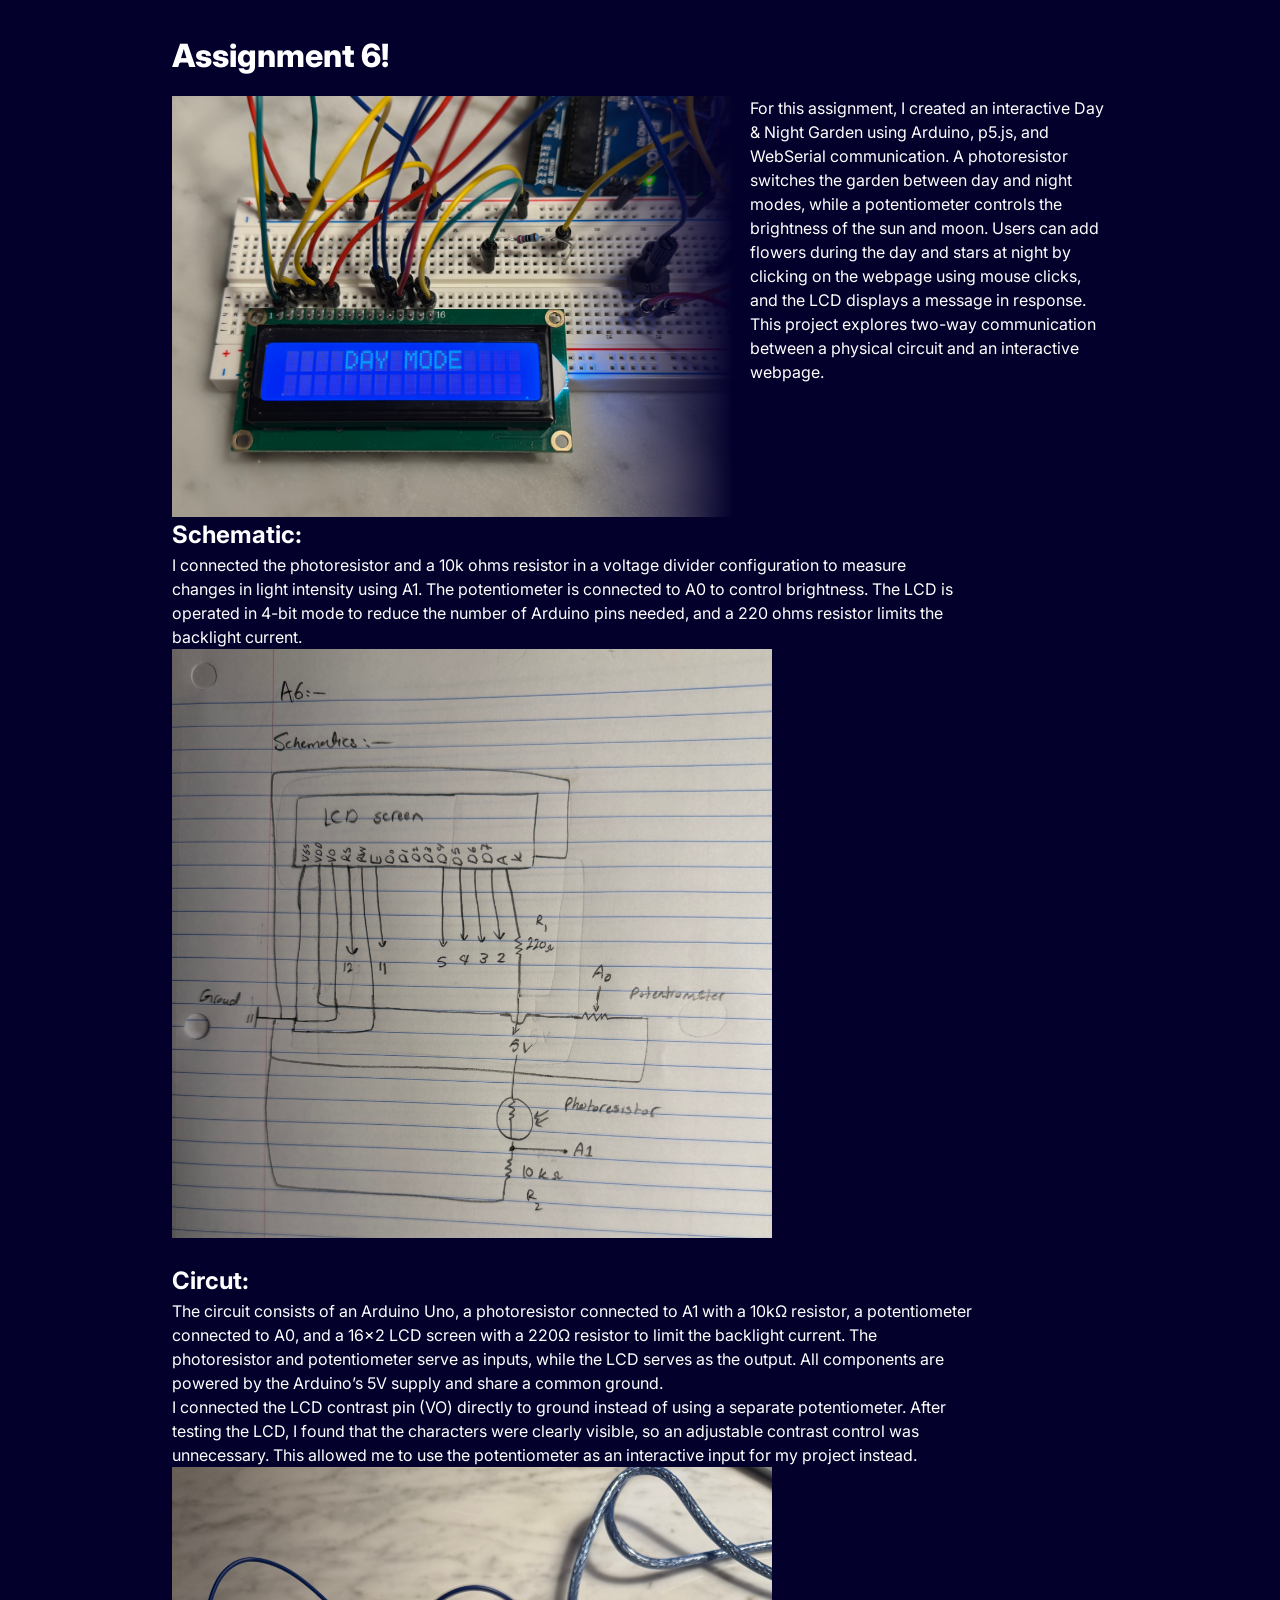
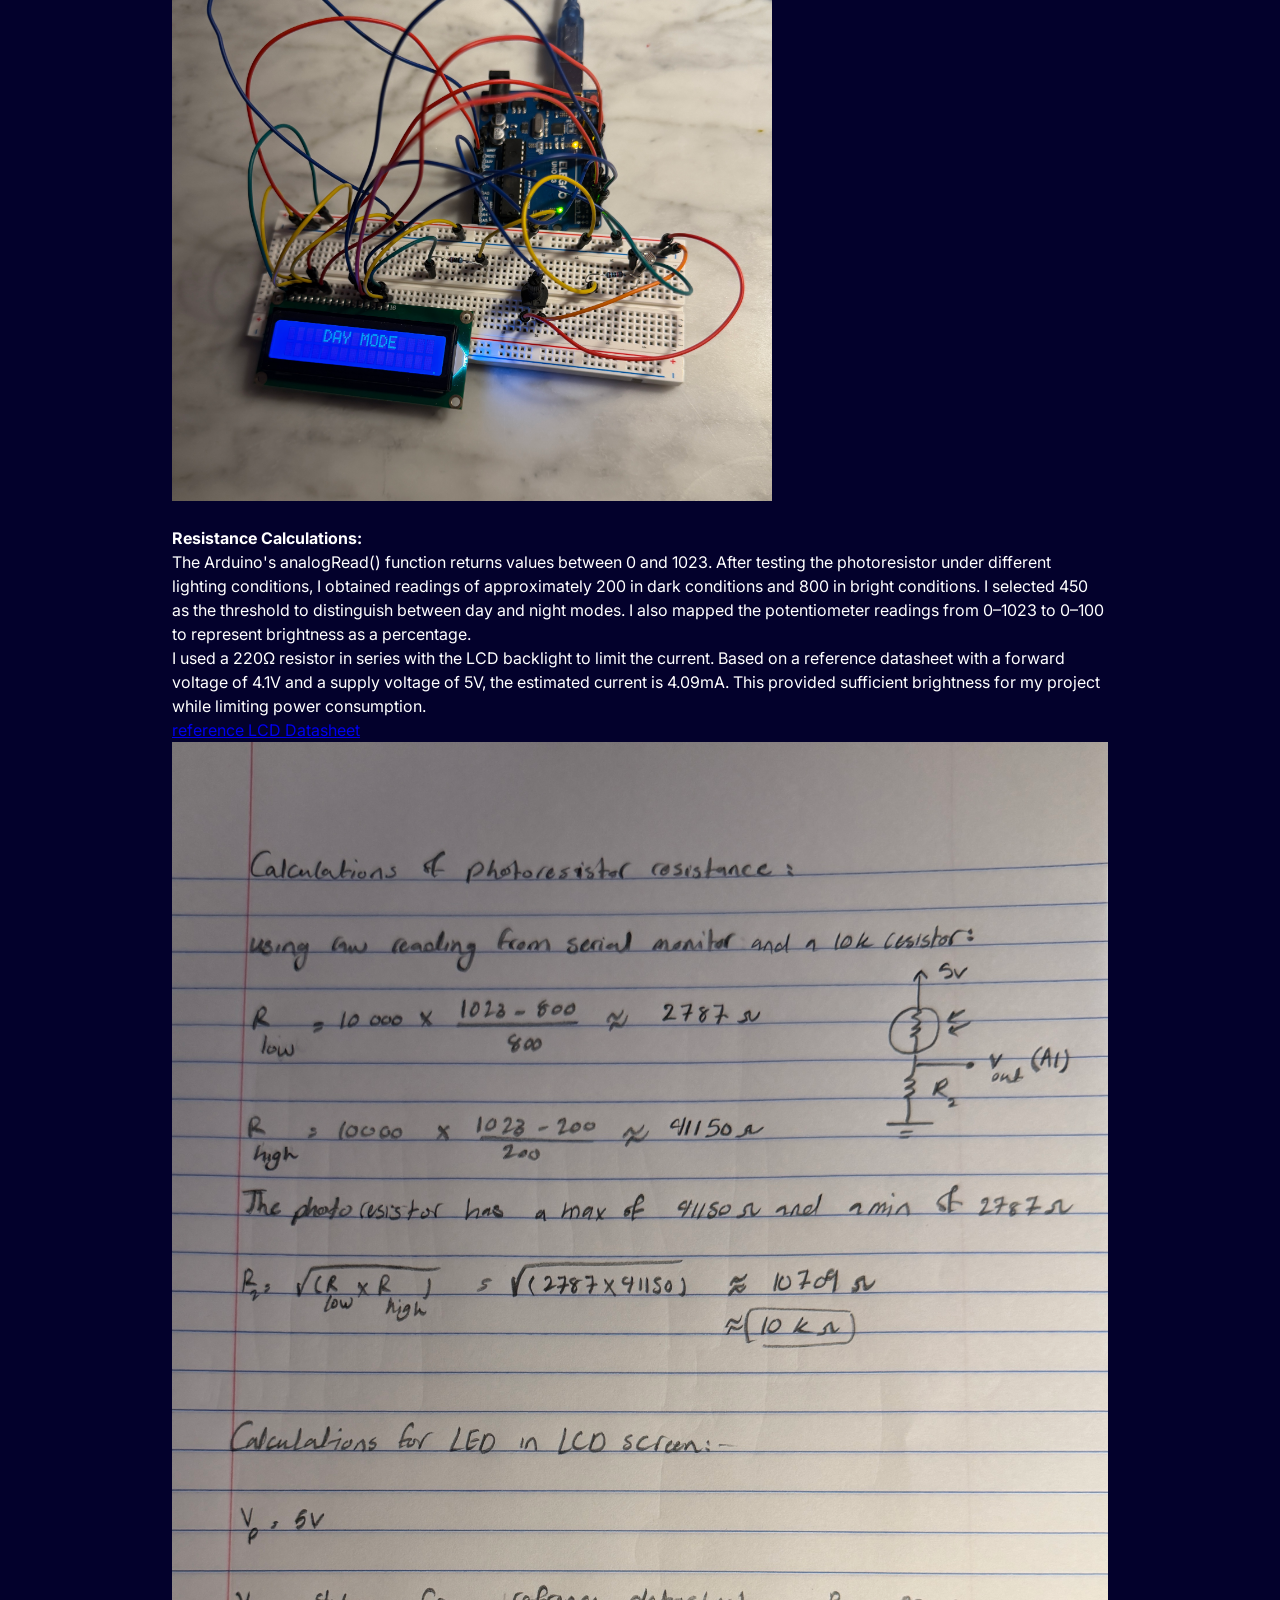
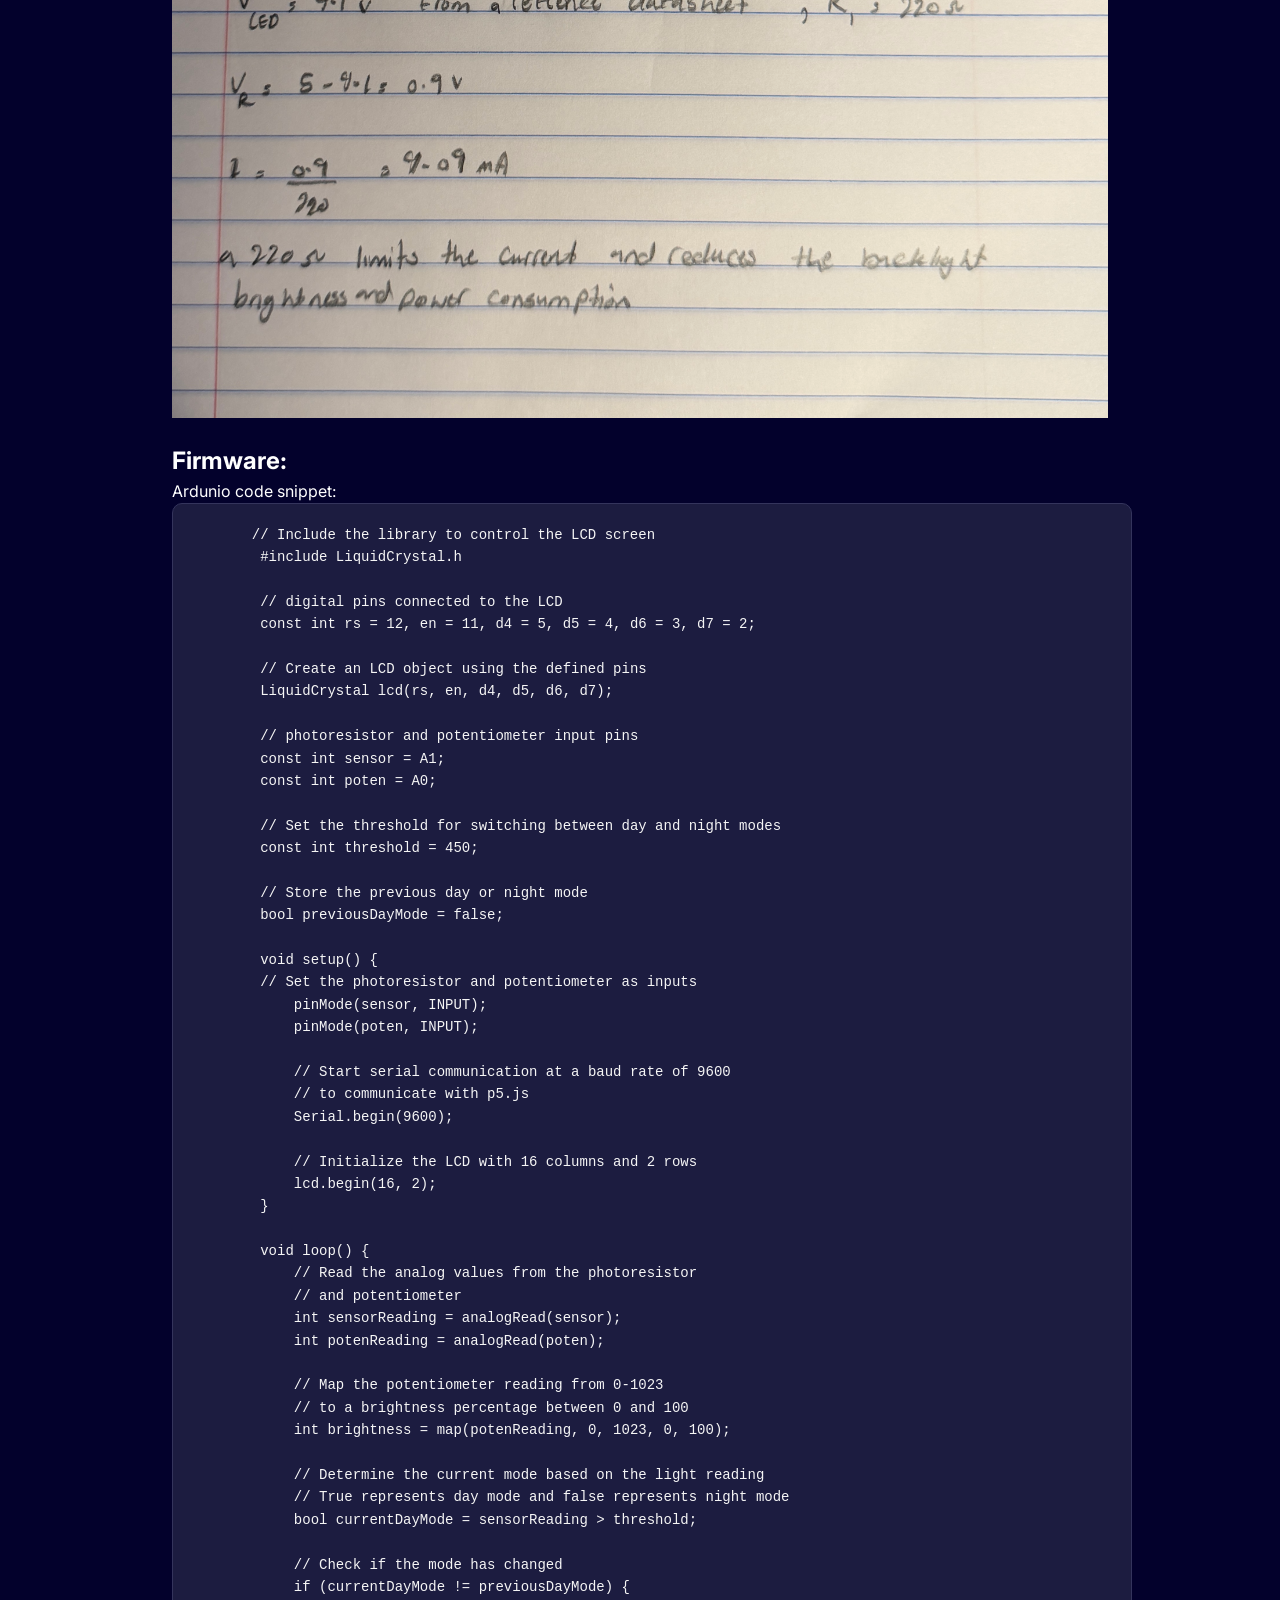
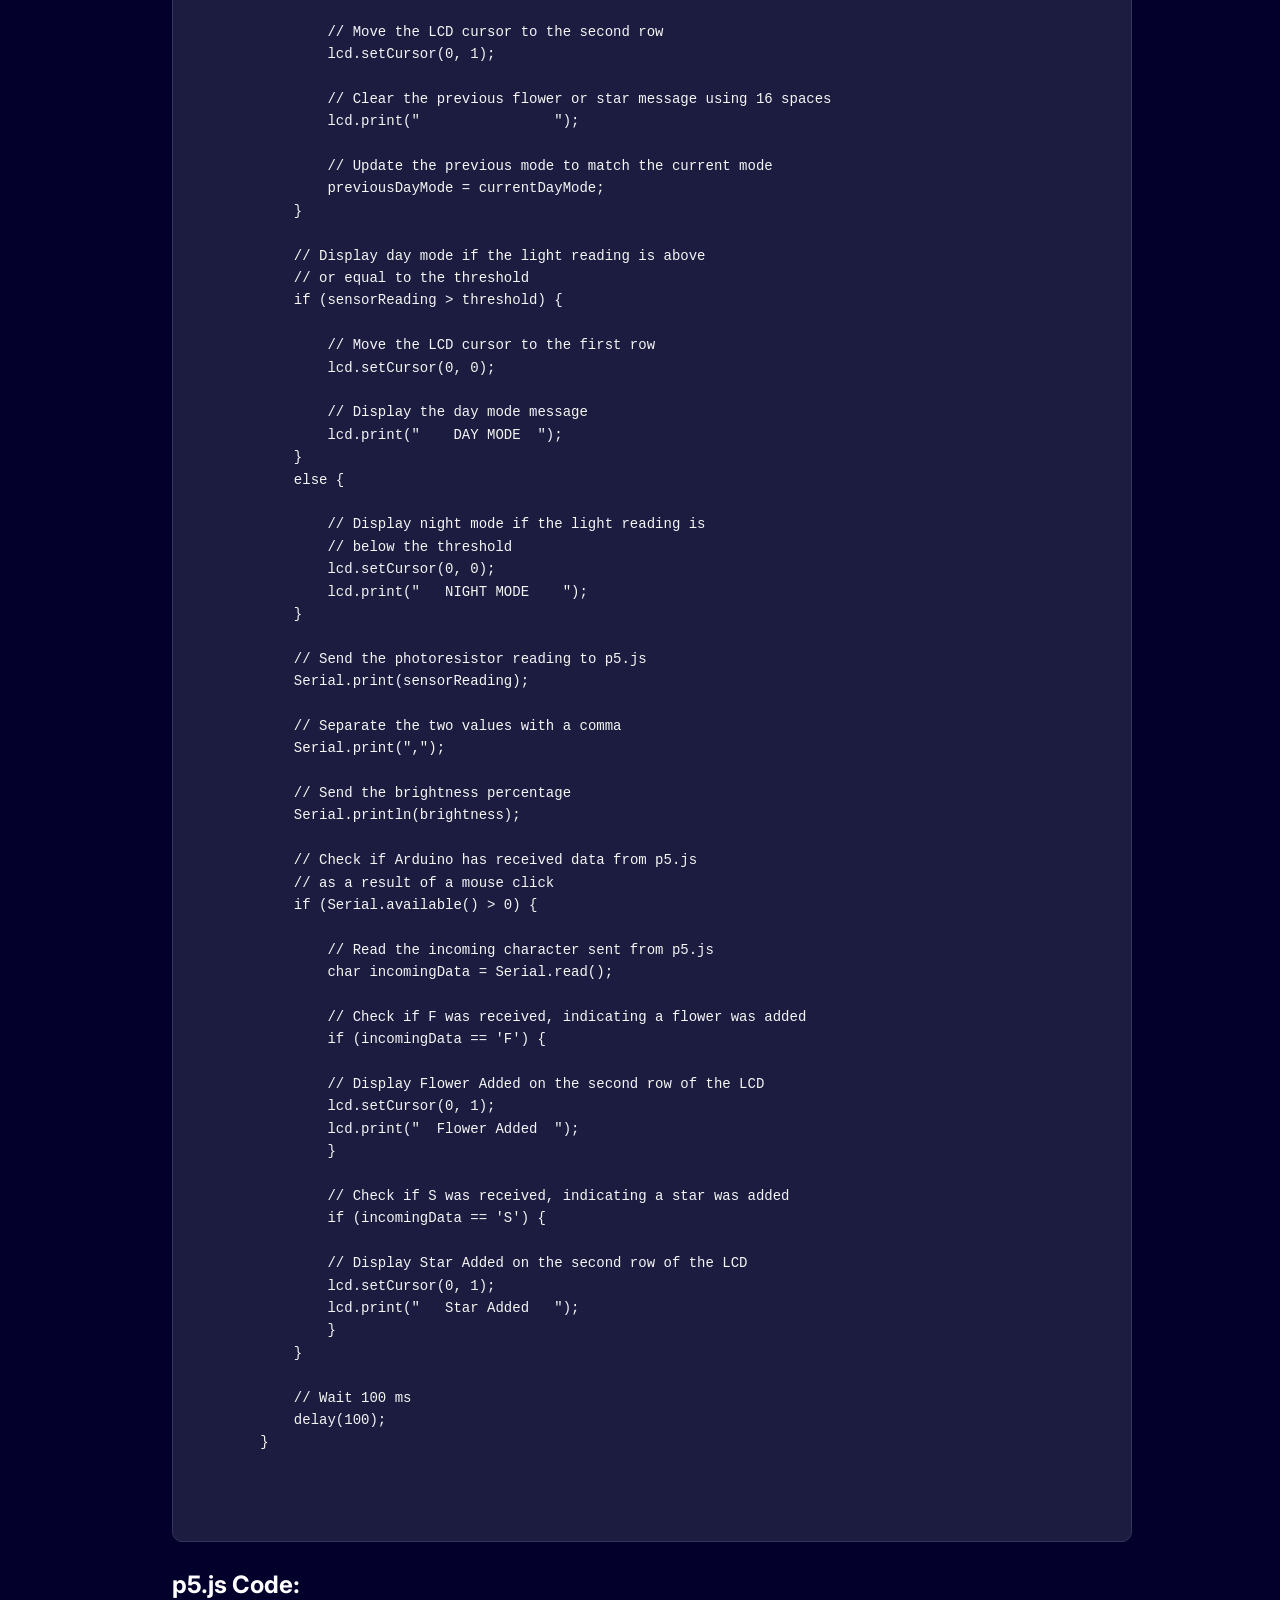
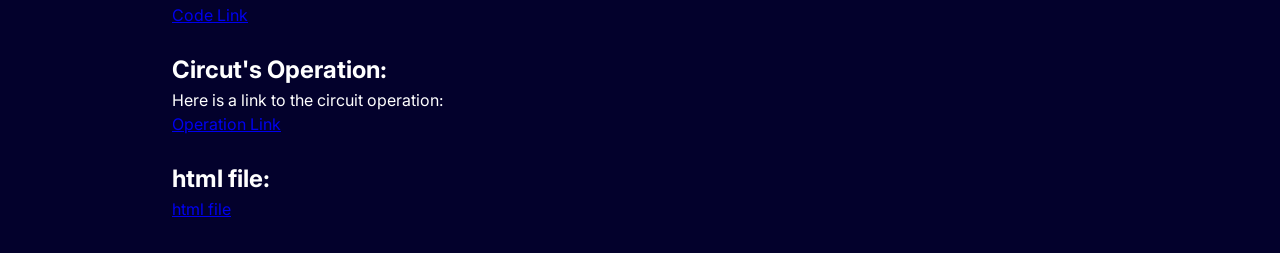
<file: docs/a6.html>
<!DOCTYPE htm1>
<html>
  <head>
    <meta charset="utf-8" />
    <meta name="viewport" content="width=device-width, maximum-scale=1.0" />

    <title>Asma Al-Hakem's HCDE 439 Physical Computing Page!</title>

    <link href="style.css" rel="stylesheet" type="text/css" />
  </head>
  <body>
    <h1>Assignment 6!</h1>
    <div class="header">
      <img src="HCDE439, A6, pic.JPG" />
      <p> For this assignment, I created an interactive Day & Night Garden using Arduino, p5.js, and WebSerial communication. A photoresistor switches the garden between day and night modes, while a potentiometer controls the brightness of the sun and moon. Users can add flowers during the day and stars at night by clicking on the webpage using mouse clicks, and the LCD displays a message in response. This project explores two-way communication between a physical circuit and an interactive webpage.
      </p> </div>
    <div class="container">
      <div class="item">
        <h2>Schematic:</h2>
        <p>
        I connected the photoresistor and a 10k ohms resistor in a voltage divider configuration to measure changes in light intensity using A1. The potentiometer is connected to A0 to control brightness. The LCD is operated in 4-bit mode to reduce the number of Arduino pins needed, and a 220 ohms resistor limits the backlight current.
        </p>
        <img src="HCDE439, A6 schematic.jpg" />
      </div>
      <div class="item">
        <h2>Circut:</h2>
        <p>The circuit consists of an Arduino Uno, a photoresistor connected to A1 with a 10kΩ resistor, a potentiometer connected to A0, and a 16×2 LCD screen with a 220Ω resistor to limit the backlight current. The photoresistor and potentiometer serve as inputs, while the LCD serves as the output. All components are powered by the Arduino’s 5V supply and share a common ground.</p>
        <p>I connected the LCD contrast pin (VO) directly to ground instead of using a separate potentiometer. After testing the LCD, I found that the characters were clearly visible, so an adjustable contrast control was unnecessary. This allowed me to use the potentiometer as an interactive input for my project instead. </p>
        <img src="HCDE439, A6, Circuit.jpg" />
      </div>

      <div>
        
        <p><strong>Resistance Calculations:</strong></p>

        <p>The Arduino's analogRead() function returns values between 0 and 1023. After testing the photoresistor under different lighting conditions, I obtained readings of approximately 200 in dark conditions and 800 in bright conditions. I selected 450 as the threshold to distinguish between day and night modes. I also mapped the potentiometer readings from 0–1023 to 0–100 to represent brightness as a percentage.</p>
        <p>I used a 220Ω resistor in series with the LCD backlight to limit the current. Based on a reference datasheet with a forward voltage of 4.1V and a supply voltage of 5V, the estimated current is 4.09mA. This provided sufficient brightness for my project while limiting power consumption.  </p>    
        <a href="https://www.ezuim.com/d_sheets/lcd_1602.pdf " >reference LCD Datasheet</a>
        <img src="HCDE439, A6, calculations.jpg" />
      </div>
    

      <div class="item firmware">
        <h2>Firmware:</h2>
        <p>Ardunio code snippet:</p>
        <code><pre>
       // Include the library to control the LCD screen
        #include LiquidCrystal.h

        // digital pins connected to the LCD
        const int rs = 12, en = 11, d4 = 5, d5 = 4, d6 = 3, d7 = 2;

        // Create an LCD object using the defined pins
        LiquidCrystal lcd(rs, en, d4, d5, d6, d7);

        // photoresistor and potentiometer input pins
        const int sensor = A1;
        const int poten = A0;

        // Set the threshold for switching between day and night modes
        const int threshold = 450;

        // Store the previous day or night mode
        bool previousDayMode = false;

        void setup() {
        // Set the photoresistor and potentiometer as inputs
            pinMode(sensor, INPUT);
            pinMode(poten, INPUT);

            // Start serial communication at a baud rate of 9600
            // to communicate with p5.js
            Serial.begin(9600);

            // Initialize the LCD with 16 columns and 2 rows
            lcd.begin(16, 2);
        }

        void loop() {
            // Read the analog values from the photoresistor
            // and potentiometer
            int sensorReading = analogRead(sensor);
            int potenReading = analogRead(poten);

            // Map the potentiometer reading from 0-1023
            // to a brightness percentage between 0 and 100
            int brightness = map(potenReading, 0, 1023, 0, 100);

            // Determine the current mode based on the light reading
            // True represents day mode and false represents night mode
            bool currentDayMode = sensorReading > threshold;

            // Check if the mode has changed
            if (currentDayMode != previousDayMode) {

                // Move the LCD cursor to the second row
                lcd.setCursor(0, 1);

                // Clear the previous flower or star message using 16 spaces
                lcd.print("                ");

                // Update the previous mode to match the current mode
                previousDayMode = currentDayMode;
            }

            // Display day mode if the light reading is above
            // or equal to the threshold
            if (sensorReading > threshold) {

                // Move the LCD cursor to the first row
                lcd.setCursor(0, 0);

                // Display the day mode message
                lcd.print("    DAY MODE  ");
            } 
            else {

                // Display night mode if the light reading is
                // below the threshold
                lcd.setCursor(0, 0);
                lcd.print("   NIGHT MODE    ");
            }

            // Send the photoresistor reading to p5.js
            Serial.print(sensorReading);

            // Separate the two values with a comma
            Serial.print(",");

            // Send the brightness percentage
            Serial.println(brightness);

            // Check if Arduino has received data from p5.js
            // as a result of a mouse click
            if (Serial.available() > 0) {

                // Read the incoming character sent from p5.js
                char incomingData = Serial.read();

                // Check if F was received, indicating a flower was added
                if (incomingData == 'F') {

                // Display Flower Added on the second row of the LCD
                lcd.setCursor(0, 1);
                lcd.print("  Flower Added  ");
                }

                // Check if S was received, indicating a star was added
                if (incomingData == 'S') {

                // Display Star Added on the second row of the LCD
                lcd.setCursor(0, 1);
                lcd.print("   Star Added   ");
                }
            }

            // Wait 100 ms 
            delay(100);
        }


        </code></pre>
      </div>

      <div class="item">
        <h2>p5.js Code:</h2>
        <a href="https://vscode.dev/github/Aasmaahmed/hcde439/blob/main/p5-arduino/A6/index.js" >Code Link</a>
      </div>
      

      <div class="item">
        <h2>Circut's Operation:</h2>
        <p>Here is a link to the circuit operation:</p>
        <a href="https://youtube.com/shorts/GJMuVnDhXIE?feature=share" >Operation Link</a>
      </div>

       <div class="item">
        <h2>html file:</h2>
        <a href="https://github.com/Aasmaahmed/hcde439/blob/main/p5-arduino/A6/index.html" target="_blank">
        html file
        </a>
       </div>
</file>
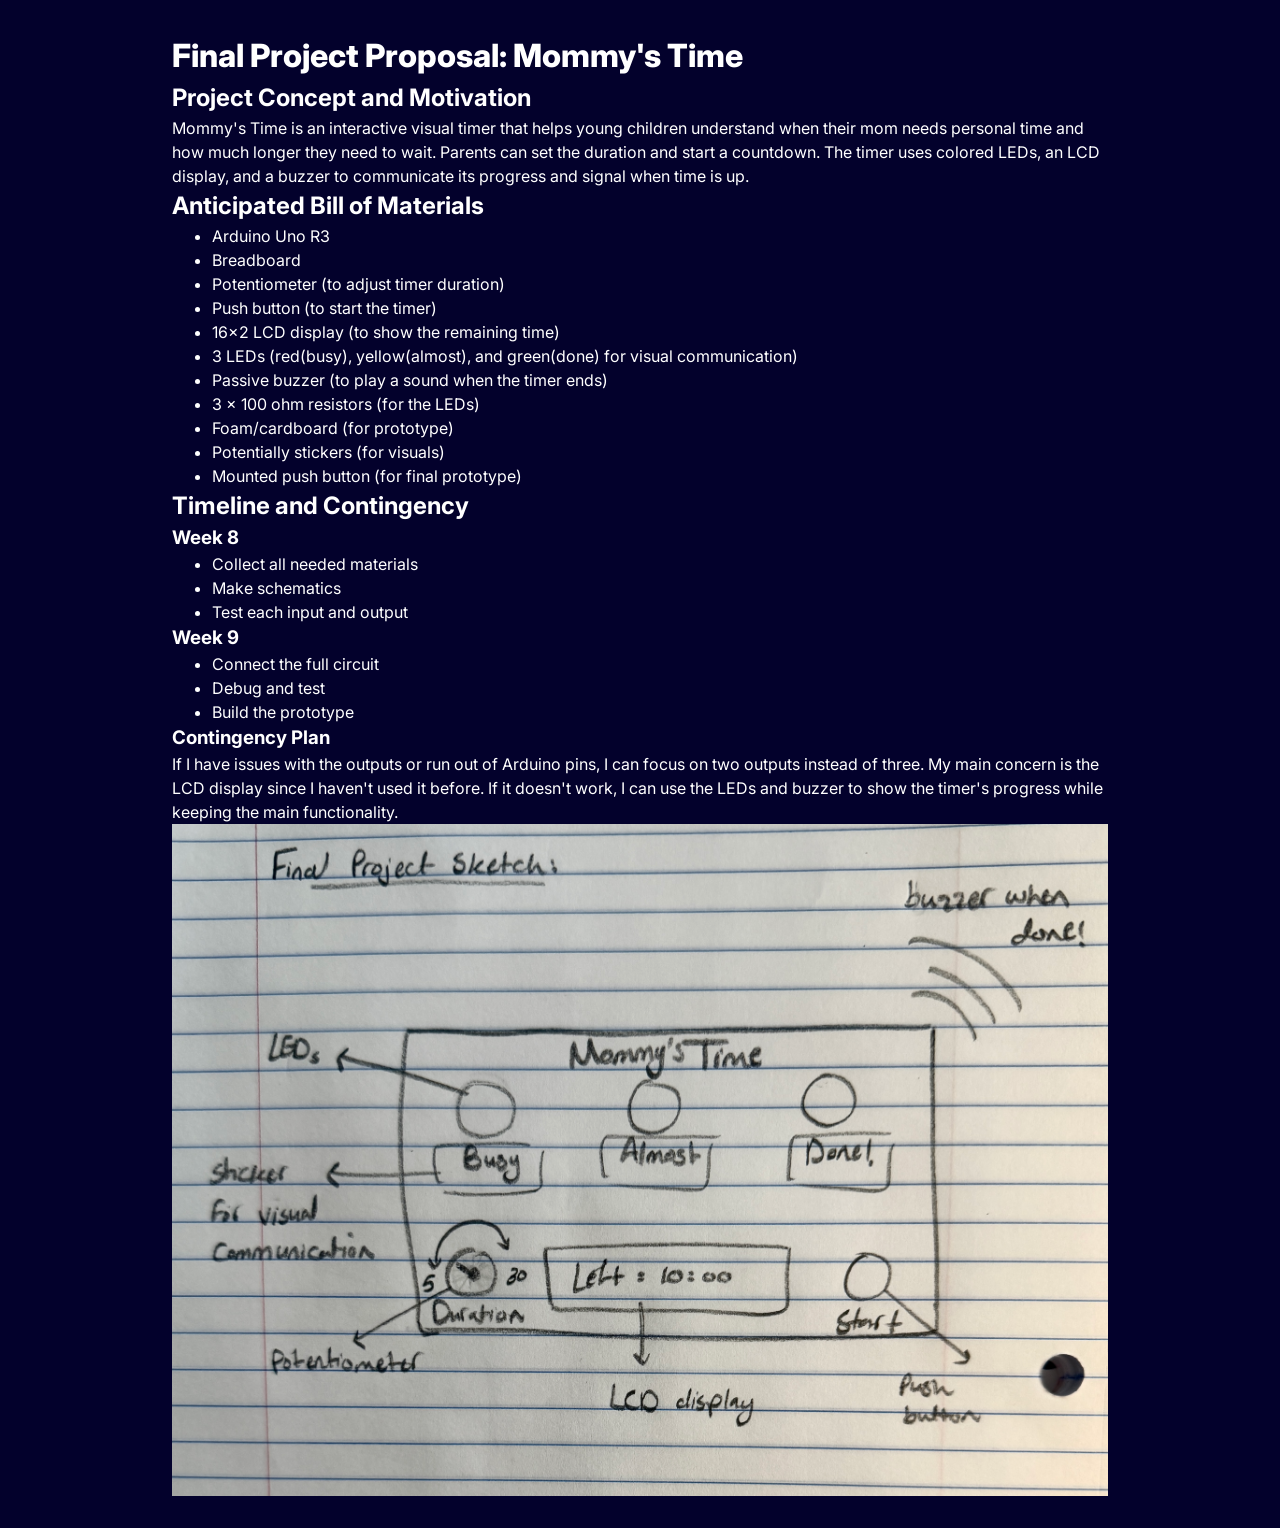
<file: docs/Final-ProjectProposal.html>
<!DOCTYPE html>
<html>
  <head>
    <meta charset="utf-8" />
    <meta name="viewport" content="width=device-width, maximum-scale=1.0" />

    <title>Asma Al-Hakem's HCDE 439 Physical Computing Page!</title>

    <link href="style.css" rel="stylesheet" type="text/css" />
  </head>

    <body>
    <main>
        <h1>Final Project Proposal: Mommy's Time</h1>

        <h2>Project Concept and Motivation</h2>
        <p>
        Mommy's Time is an interactive visual timer that helps
        young children understand when their mom needs personal
        time and how much longer they need to wait. Parents can
        set the duration and start a countdown. The timer uses
        colored LEDs, an LCD display, and a buzzer to communicate
        its progress and signal when time is up.
        </p>

        <h2>Anticipated Bill of Materials</h2>
        <ul>
        <li>Arduino Uno R3</li>
        <li>Breadboard</li>
        <li>Potentiometer (to adjust timer duration)</li>
        <li>Push button (to start the timer)</li>
        <li>16×2 LCD display (to show the remaining time)</li>
        <li>3 LEDs (red(busy), yellow(almost), and green(done) for visual communication)</li>
        <li>Passive buzzer (to play a sound when the timer ends)</li>
        <li>3 × 100 ohm resistors (for the LEDs)</li>
        <li>Foam/cardboard (for prototype)</li>
        <li>Potentially stickers (for visuals)</li>
        <li>Mounted push button (for final prototype)</li>
        </ul>

        <h2>Timeline and Contingency</h2>

        <h3>Week 8</h3>
        <ul>
        <li>Collect all needed materials</li>
        <li>Make schematics</li>
        <li>Test each input and output</li>
        </ul>

        <h3>Week 9</h3>
        <ul>
        <li>Connect the full circuit</li>
        <li>Debug and test</li>
        <li>Build the prototype</li>
        </ul>

        
        <h3>Contingency Plan</h3>
        <p>
        If I have issues with the outputs or run out of Arduino
        pins, I can focus on two outputs instead of three.
        My main concern is the LCD display since I haven't used
        it before. If it doesn't work, I can use the LEDs and
        buzzer to show the timer's progress while keeping the
        main functionality.
        </p>

    </main>
    </body>
    <img src="Final Project Proposal.jpg" />
</html>
</file>
<file: docs/style.css>
@import url("https://fonts.googleapis.com/css2?family=Inter:wght@100;200;300;400;500;600;700;800;900&display=swap");

*,
*::before,
*::after {
  box-sizing: border-box;
}

* {
  margin: 0;
}

img,
picture,
video,
canvas,
svg {
  display: block;
  max-width: 100%;
}

body {
  font-family: "Inter", sans-serif;
  line-height: 1.5;
  -webkit-font-smoothing: antialiased;
  max-width: 1000px;
  padding: 2em;
  margin: auto;
  background-color: #03012c;
  color: #ffffff;
}

h1 {
  font-weight: 800;
}

h2 {
  font-weight: 700;
}

.header {
  display: flex;
  gap: 1em;
  margin-top: 1em;
}

.header img {
    width: 60%;
    object-fit: cover;
    mask-image: linear-gradient(
      to right,
      black 0%,
      black 70%,
      transparent 100%
    );
}

.grid {
  display: grid;
  grid-template-columns: repeat(auto-fit, minmax(250px, 1fr));
  gap: 1em;
  margin-top: 2em;
}

.grid img {
  transition: transform 0.25s ease, opacity 0.25s ease;
}

.grid a:hover img {
  transform: scale(1.02);
  opacity: 0.85;
}

.assignment a {
  color: #ffffff;
  text-decoration: none;
}

.assignment a:hover {
  color: rgb(170, 132, 164);
}


.assignment img {
  width: 100%;
  height: 290px;
  object-fit: cover;
  display: block;
  border-radius: 8px;
}


.assignment {
  min-width: 0;
}

.assignment p {
  margin-top: 0.5em;
  line-height: 1.6;
}

.assignment h2 {
  min-height: 80px;
  margin-top: 0;
  margin-bottom: 10px;
}
.container {
  display: flex;
  flex-direction: column;
  gap: 25px;
  padding-left: 0;
}

.item {
  width: 100%;
  max-width: 800px;
  margin: 0;
  text-align: left;
}

.item img {
  width: 100%;
  max-width: 600px;
  height: auto;
  object-fit: contain;
}


.firmware pre {
    background-color: #1c1c40;
    color: #f5f5f5;
    padding: 20px;
    border-radius: 10px;
    border: 1px solid #34345c;

    white-space: pre-wrap;
    overflow-wrap: break-word;
    text-align: left;
    font-family: Consolas, monospace;
    font-size: 14px;
    line-height: 1.6;

    width: 120%;
    max-width: none;
    box-sizing: border-box;
}
</file>
